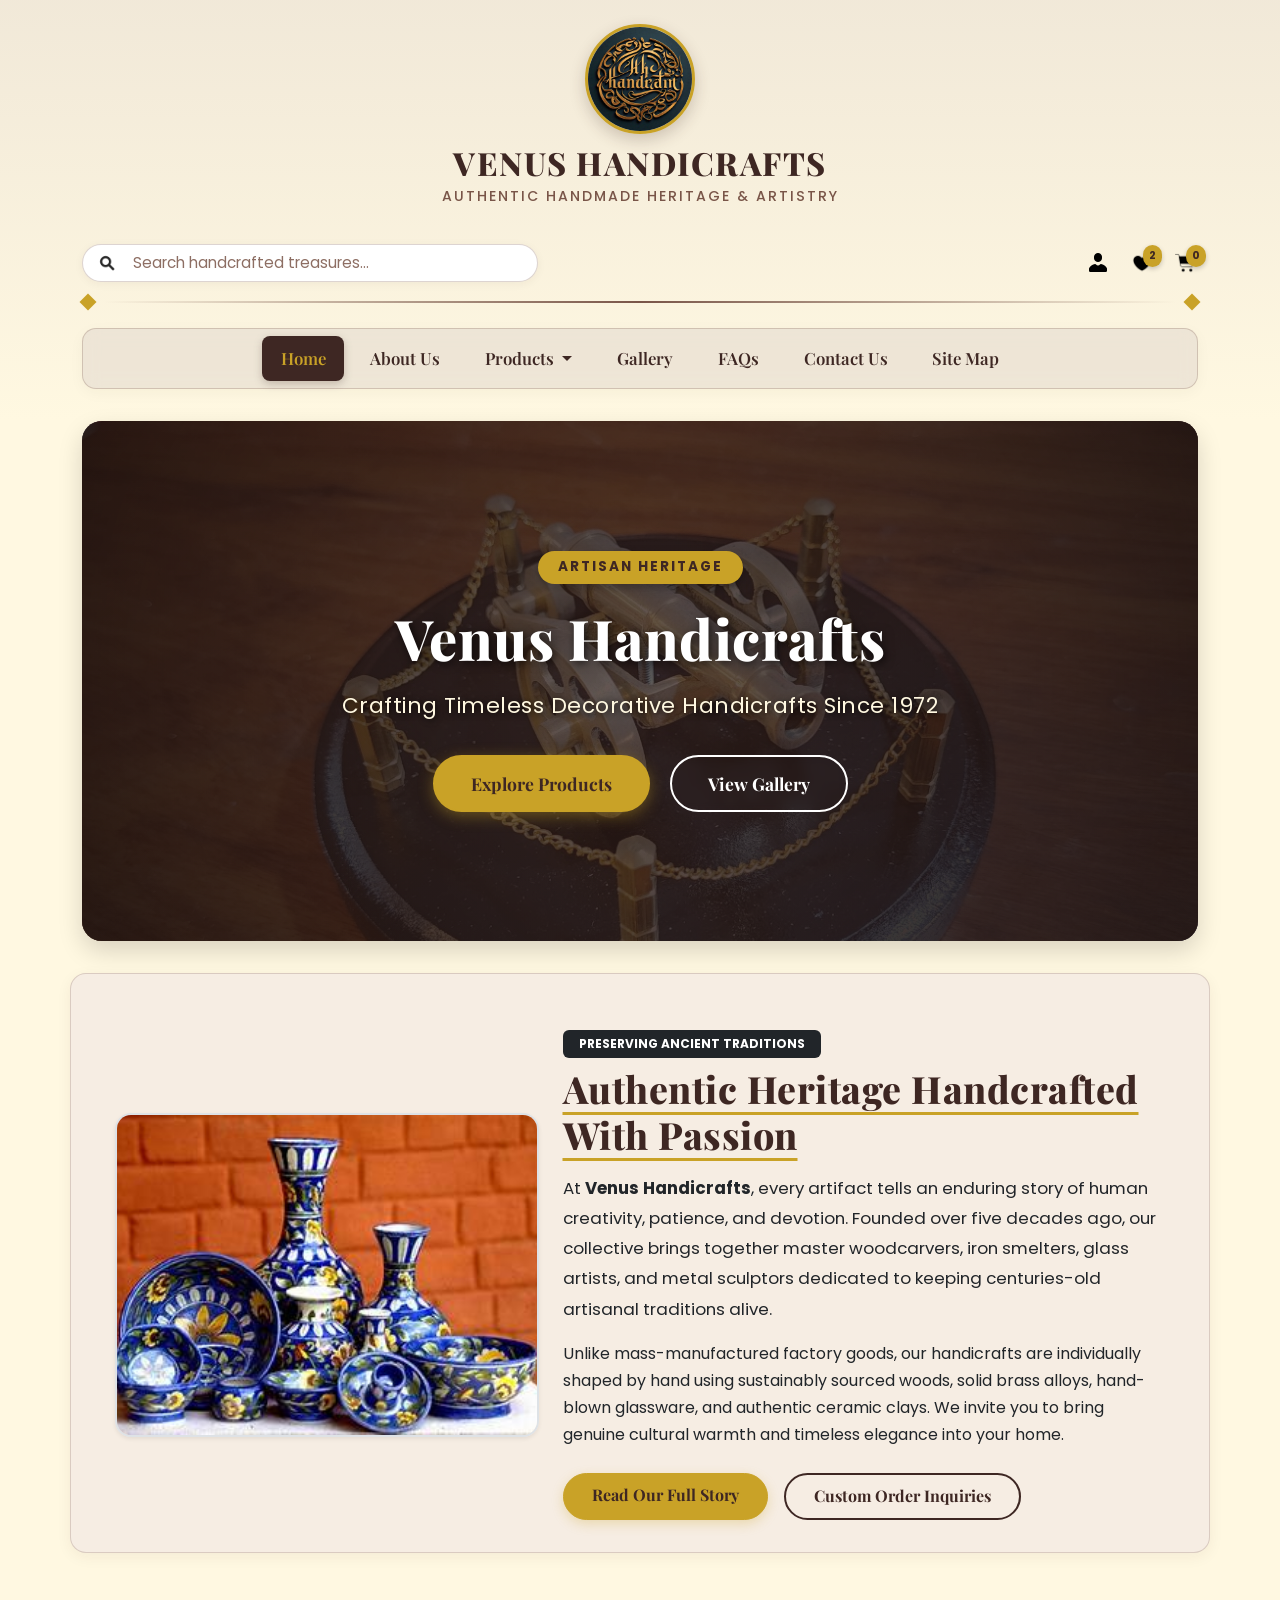
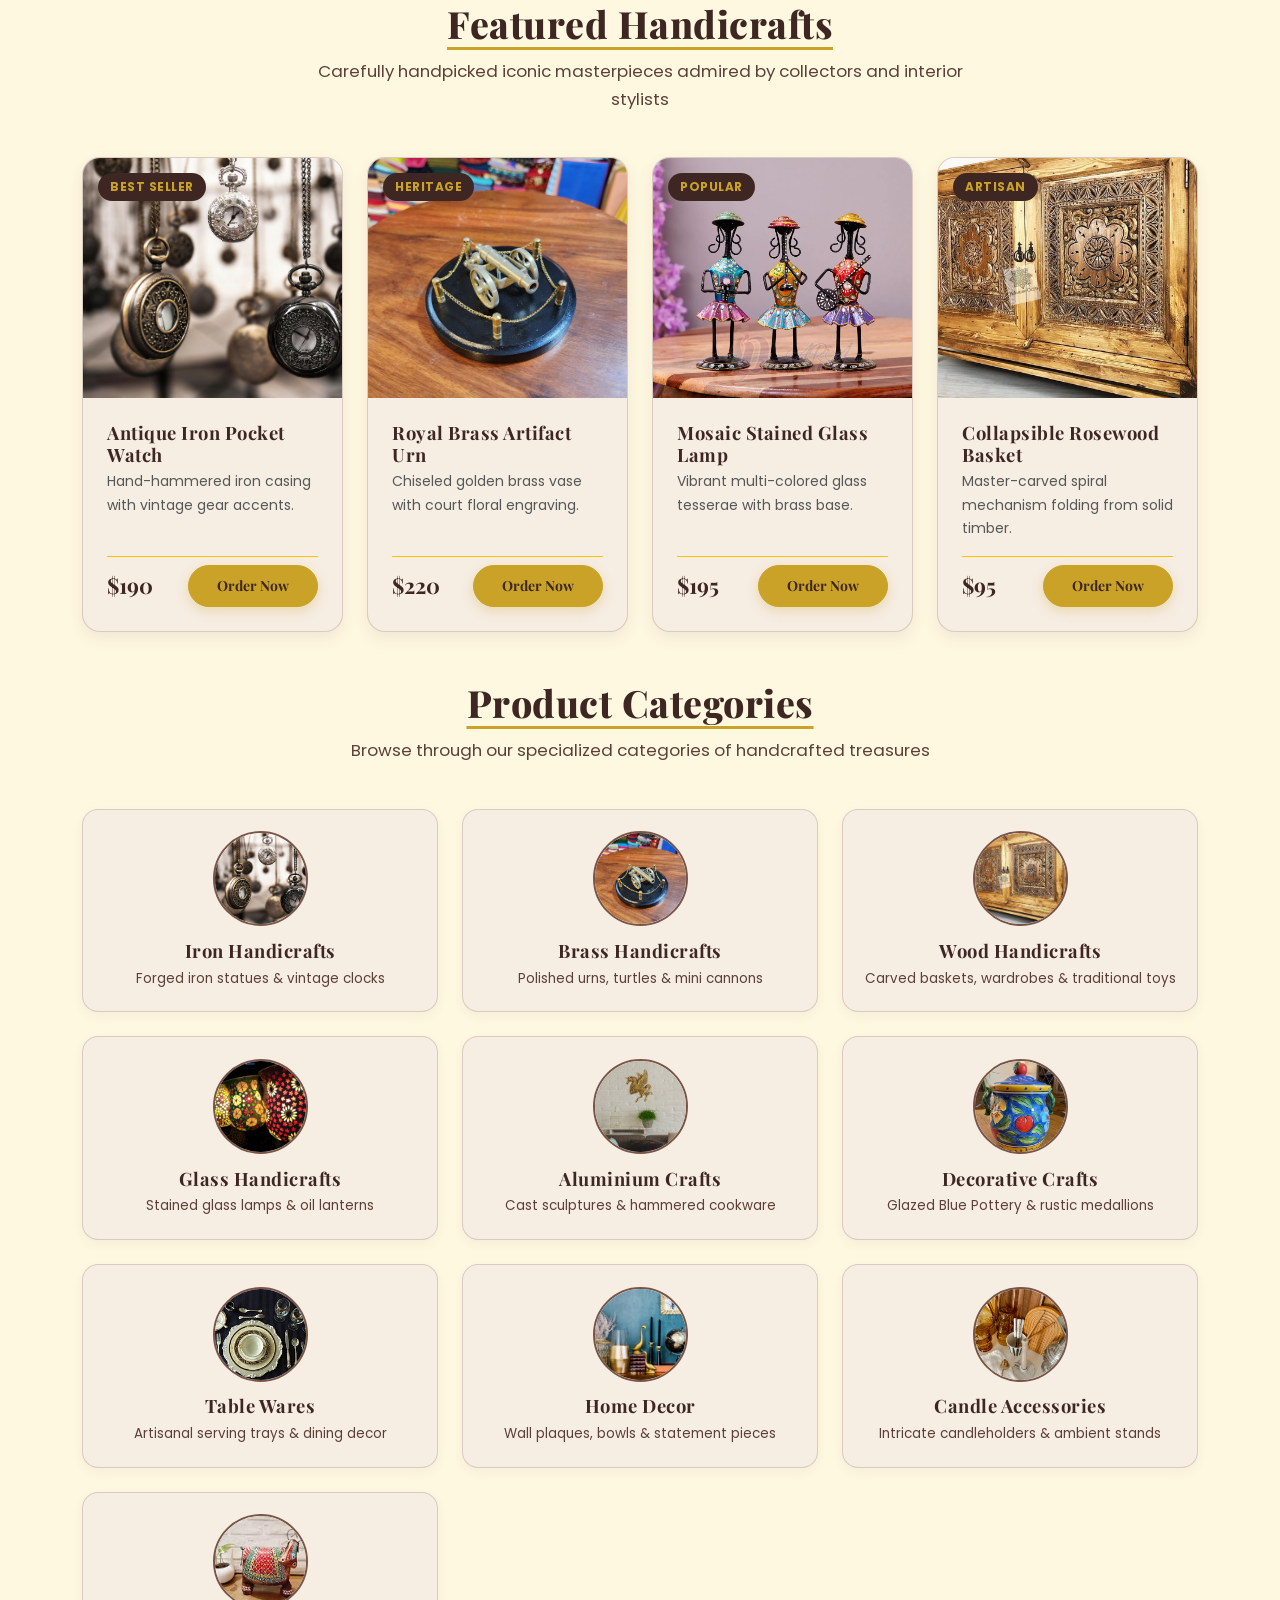
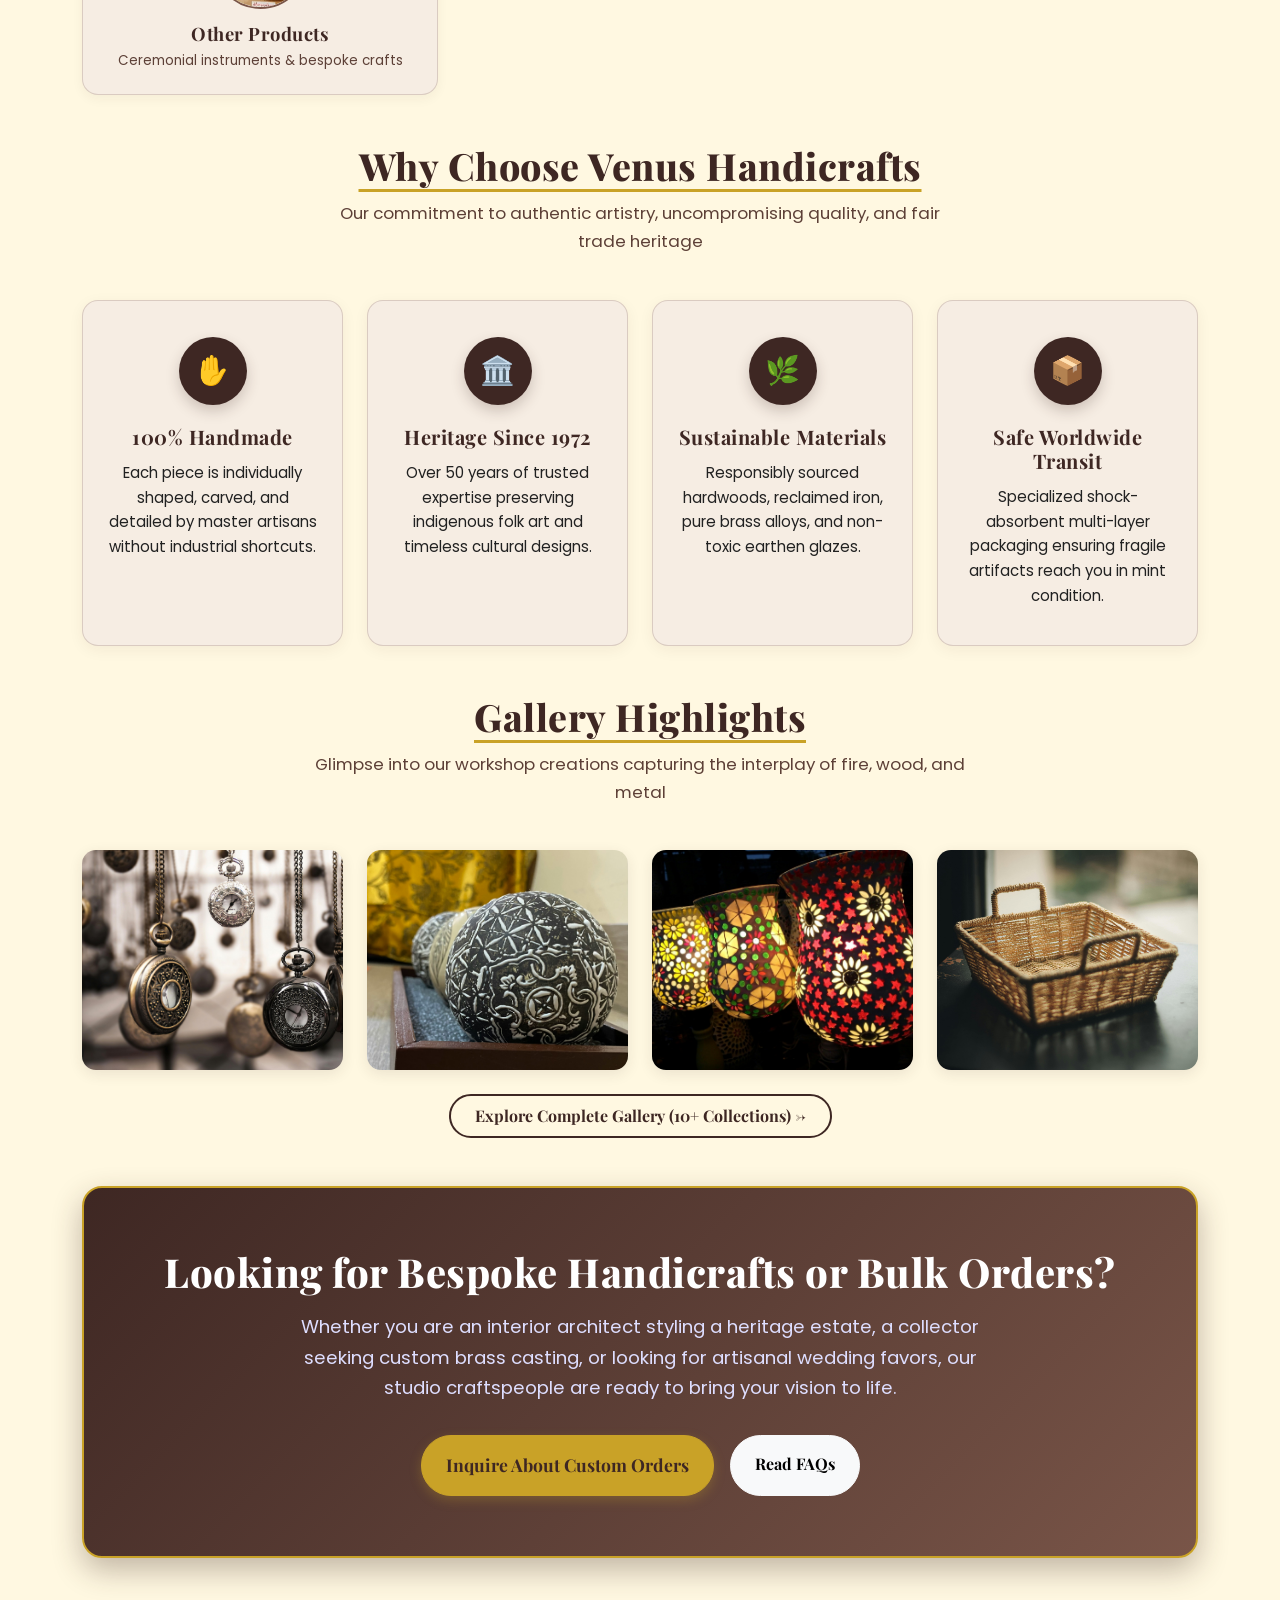
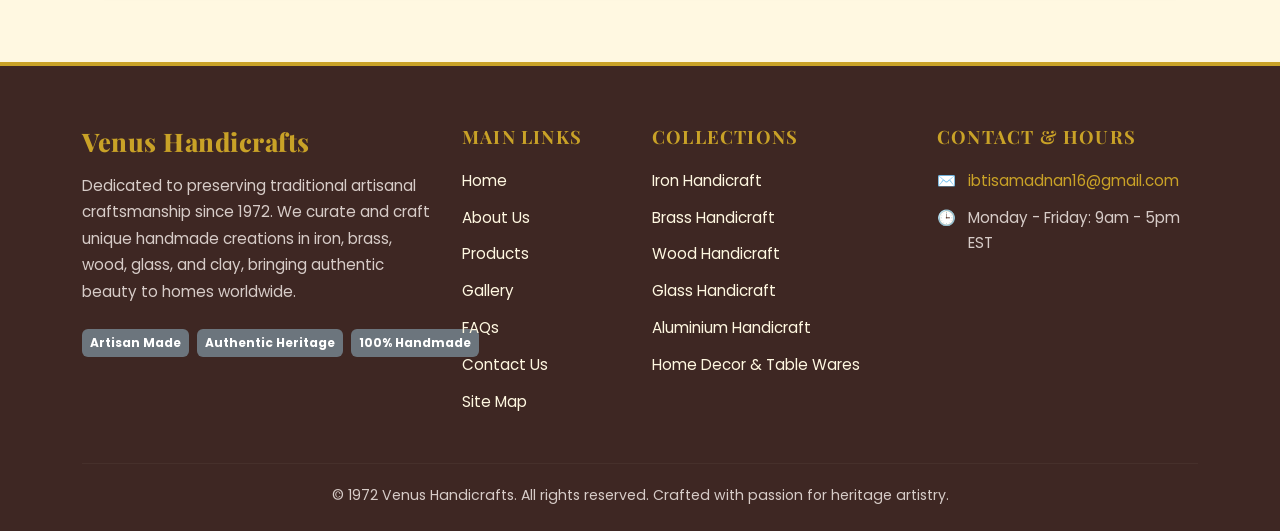
<file: index.html>
<!DOCTYPE html>
<html lang="en">
<head>
    <meta charset="UTF-8">
    <meta name="viewport" content="width=device-width, initial-scale=1.0">
    <title>Venus Handicrafts - Crafting Timeless Decorative Handicrafts Since 1972</title>
    
    <link rel="stylesheet" href="css/bootstrap.min.css">
    
    <link rel="preconnect" href="https://fonts.googleapis.com">
    <link rel="preconnect" href="https://fonts.gstatic.com" crossorigin>
    <link href="https://fonts.googleapis.com/css2?family=Montserrat:ital,wght@0,400;0,500;0,600;0,700;1,400&family=Playfair+Display:ital,wght@0,500;0,600;0,700;0,800;0,900;1,400;1,600&family=Poppins:ital,wght@0,300;0,400;0,500;0,600;0,700;1,400&display=swap" rel="stylesheet">
    <link rel="shortcut icon" href="images/logo.jpg" type="image/x-icon">
    
    <link rel="stylesheet" href="css/style.css">
</head>
<body>

    <header class="top-header">
        <div class="container">
            
            <div class="brand-logo-container text-center">
                <a href="index.html" class="brand-logo-link">
                    <img src="images/logo.jpg" alt="Venus Handicrafts Logo" class="brand-logo-img">
                    <h1 class="brand-title">Venus Handicrafts</h1>
                    <span class="brand-subtitle">Authentic Handmade Heritage & Artistry</span>
                </a>
            </div>

            <div class="row align-items-center top-action-bar justify-content-between g-3">
                <div class="col-12 col-md-6 col-lg-5">
                    <form id="siteSearchForm" class="search-container mx-auto mx-md-0" action="products.html" method="get">
                        <div class="input-group search-input-group">
                            <button type="submit" class="search-icon-btn" aria-label="Search">
                                <img src="images/icons8-search-25 (1).png" alt="Search" class="search-icon-img">
                            </button>
                            <input type="text" id="siteSearchInput" name="q" class="form-control search-input" placeholder="Search handcrafted treasures..." aria-label="Search products">
                        </div>
                    </form>
                </div>

                <div class="col-12 col-md-auto text-center text-md-end">
                    <div class="quick-action-icons justify-content-center justify-content-md-end">
                        <a href="contact.html" class="action-icon-link" title="My Account">
                            <img src="images/icons8-account-24.png" alt="Account" class="action-icon-img">
                        </a>
                        <a href="#" class="action-icon-link action-wishlist" title="Wishlist">
                            <img src="images/icons8-heart-25.png" alt="Wishlist" class="action-icon-img">
                            <span class="action-badge">2</span>
                        </a>
                        <a href="#" class="action-icon-link action-cart" title="Shopping Cart">
                            <img src="images/icons8-shop-25.png" alt="Cart" class="action-icon-img">
                            <span class="action-badge">0</span>
                        </a>
                    </div>
                </div>
            </div>

            <div class="hr-line-wrapper">
                <div class="hr-line">
                    <div class="diamond"></div>
                    <div class="line"></div>
                    <div class="diamond"></div>
                </div>
            </div>

            <nav class="navbar navbar-expand-lg main-navbar">
                <div class="container-fluid p-0">
                    <button class="navbar-toggler w-100 py-2 border-0" type="button" data-bs-toggle="collapse" data-bs-target="#mainNavbarNav" aria-controls="mainNavbarNav" aria-expanded="false" aria-label="Toggle navigation">
                        <span class="d-flex align-items-center justify-content-center gap-2 text-midnight fw-bold">
                            <span class="navbar-toggler-icon"></span> Navigation Menu
                        </span>
                    </button>
                    <div class="collapse navbar-collapse" id="mainNavbarNav">
                        <ul class="navbar-nav">
                            <li class="nav-item">
                                <a class="nav-link active" aria-current="page" href="index.html">Home</a>
                            </li>
                            <li class="nav-item">
                                <a class="nav-link" href="about.html">About Us</a>
                            </li>
                            <li class="nav-item dropdown">
                                <a class="nav-link dropdown-toggle" href="products.html" role="button" data-bs-toggle="dropdown" aria-expanded="false">
                                    Products
                                </a>
                                <ul class="dropdown-menu">
                                    <li><a class="dropdown-item fw-bold border-bottom pb-2" href="products.html">All Products Overview</a></li>
                                    <li><a class="dropdown-item" href="products.html#cat-iron">Iron Handicraft</a></li>
                                    <li><a class="dropdown-item" href="products.html#cat-glass">Glass Handicraft</a></li>
                                    <li><a class="dropdown-item" href="products.html#cat-brass">Brass Handicraft</a></li>
                                    <li><a class="dropdown-item" href="products.html#cat-wood">Wood Handicraft</a></li>
                                    <li><a class="dropdown-item" href="products.html#cat-aluminium">Aluminium Handicraft</a></li>
                                    <li><a class="dropdown-item" href="products.html#cat-decorative">Decorative Handicraft</a></li>
                                    <li><a class="dropdown-item" href="products.html#cat-tables">Table Wares</a></li>
                                    <li><a class="dropdown-item" href="products.html#cat-decor">Home Decor</a></li>
                                    <li><a class="dropdown-item" href="products.html#cat-candles">Candle Accessories</a></li>
                                    <li><a class="dropdown-item" href="products.html#cat-other">Other Products</a></li>
                                </ul>
                            </li>
                            <li class="nav-item">
                                <a class="nav-link" href="gallery.html">Gallery</a>
                            </li>
                            <li class="nav-item">
                                <a class="nav-link" href="faq.html">FAQs</a>
                            </li>
                            <li class="nav-item">
                                <a class="nav-link" href="contact.html">Contact Us</a>
                            </li>
                            <li class="nav-item">
                                <a class="nav-link" href="sitemap.html">Site Map</a>
                            </li>
                        </ul>
                    </div>
                </div>
            </nav>
        </div>
    </header>

    <main>
        
        <section class="container">
            <div class="hero-banner-wrapper">
                
                <div id="heroBannerCarousel" class="carousel slide carousel-fade" data-bs-ride="carousel" data-bs-interval="4500">
                    <div class="carousel-inner">
                        <div class="carousel-item active">
                            <img src="images/3-Brass Handicraft/brass handicraft-2.jpg" class="d-block w-100 hero-slide-img" alt="Venus Handicrafts Brass Collection">
                        </div>
                        <div class="carousel-item">
                            <img src="images/1-Iron Handicraft/iron handicraft-1.jpg" class="d-block w-100 hero-slide-img" alt="Venus Handicrafts Iron Artistry">
                        </div>
                        <div class="carousel-item">
                            <img src="images/9-Candle Accessories/candle accessories-1.jpg" class="d-block w-100 hero-slide-img" alt="Venus Handicrafts Decorative Ambient Art">
                        </div>
                    </div>
                </div>

                <div class="hero-overlay-content">
                    <span class="hero-badge">Artisan Heritage</span>
                    <h2 class="hero-title">Venus Handicrafts</h2>
                    <p class="hero-subtitle">Crafting Timeless Decorative Handicrafts Since 1972</p>
                    <div class="hero-btn-group">
                        <a href="products.html" class="hero-btn-primary">Explore Products</a>
                        <a href="gallery.html" class="hero-btn-secondary">View Gallery</a>
                    </div>
                </div>
            </div>
        </section>

        <section class="container mb-5">
            <div class="row align-items-center g-4 content-card">
                <div class="col-12 col-lg-5">
                    <div class="rounded-4 overflow-hidden border border-2 border-midnight shadow-sm">
                        <img src="images/hc.jpeg" alt="Artisan Crafting at Venus Handicrafts" class="img-fluid w-100" style="min-height: 320px; object-fit: cover;">
                    </div>
                </div>
                <div class="col-12 col-lg-7">
                    <span class="badge bg-dark px-3 py-2 text-uppercase mb-2">Preserving Ancient Traditions</span>
                    <h2 class="section-main-title text-start mb-3">Authentic Heritage Handcrafted With Passion</h2>
                    <p class="text-dark mb-3" style="font-size: 1.05rem; line-height: 1.8;">
                        At <strong>Venus Handicrafts</strong>, every artifact tells an enduring story of human creativity, patience, and devotion. Founded over five decades ago, our collective brings together master woodcarvers, iron smelters, glass artists, and metal sculptors dedicated to keeping centuries-old artisanal traditions alive.
                    </p>
                    <p class="text-dark mb-4" style="font-size: 1rem; line-height: 1.7;">
                        Unlike mass-manufactured factory goods, our handicrafts are individually shaped by hand using sustainably sourced woods, solid brass alloys, hand-blown glassware, and authentic ceramic clays. We invite you to bring genuine cultural warmth and timeless elegance into your home.
                    </p>
                    <div class="d-flex flex-wrap gap-3">
                        <a href="about.html" class="btn btn-handicraft-primary">Read Our Full Story</a>
                        <a href="contact.html" class="btn btn-handicraft-outline">Custom Order Inquiries</a>
                    </div>
                </div>
            </div>
        </section>

        <section class="container mb-5">
            <div class="section-header-block">
                <h3 class="section-main-title">Featured Handicrafts</h3>
                <p class="section-sub-title">Carefully handpicked iconic masterpieces admired by collectors and interior stylists</p>
            </div>

            <div class="row g-4">
                
                <div class="col-12 col-md-6 col-lg-3">
                    <div class="product-card-featured h-100 d-flex flex-column">
                        <span class="product-card-badge">Best Seller</span>
                        <div class="product-card-img-wrap">
                            <img src="images/1-Iron Handicraft/iron handicraft-1.jpg" alt="Antique Watches">
                        </div>
                        <div class="p-4 d-flex flex-column flex-grow-1">
                            <h4 class="fw-bold mb-1" style="font-size: 1.15rem;">Antique Iron Pocket Watch</h4>
                            <p class="small text-muted mb-3">Hand-hammered iron casing with vintage gear accents.</p>
                            <div class="d-flex align-items-center justify-content-between mt-auto pt-2 border-top border-warning">
                                <span class="product-card-price">$190</span>
                                <a href="contact.html" class="btn btn-sm btn-handicraft-primary">Order Now</a>
                            </div>
                        </div>
                    </div>
                </div>

                <div class="col-12 col-md-6 col-lg-3">
                    <div class="product-card-featured h-100 d-flex flex-column">
                        <span class="product-card-badge">Heritage</span>
                        <div class="product-card-img-wrap">
                            <img src="images/3-Brass Handicraft/brass handicraft-2.jpg" alt="Brass Artifacts">
                        </div>
                        <div class="p-4 d-flex flex-column flex-grow-1">
                            <h4 class="fw-bold mb-1" style="font-size: 1.15rem;">Royal Brass Artifact Urn</h4>
                            <p class="small text-muted mb-3">Chiseled golden brass vase with court floral engraving.</p>
                            <div class="d-flex align-items-center justify-content-between mt-auto pt-2 border-top border-warning">
                                <span class="product-card-price">$220</span>
                                <a href="contact.html" class="btn btn-sm btn-handicraft-primary">Order Now</a>
                            </div>
                        </div>
                    </div>
                </div>

                <div class="col-12 col-md-6 col-lg-3">
                    <div class="product-card-featured h-100 d-flex flex-column">
                        <span class="product-card-badge">Popular</span>
                        <div class="product-card-img-wrap">
                            <img src="images/Decorative-Handicraft.1.jpg" alt="Mosaic Lamp">
                        </div>
                        <div class="p-4 d-flex flex-column flex-grow-1">
                            <h4 class="fw-bold mb-1" style="font-size: 1.15rem;">Mosaic Stained Glass Lamp</h4>
                            <p class="small text-muted mb-3">Vibrant multi-colored glass tesserae with brass base.</p>
                            <div class="d-flex align-items-center justify-content-between mt-auto pt-2 border-top border-warning">
                                <span class="product-card-price">$195</span>
                                <a href="contact.html" class="btn btn-sm btn-handicraft-primary">Order Now</a>
                            </div>
                        </div>
                    </div>
                </div>

                <div class="col-12 col-md-6 col-lg-3">
                    <div class="product-card-featured h-100 d-flex flex-column">
                        <span class="product-card-badge">Artisan</span>
                        <div class="product-card-img-wrap">
                            <img src="images/wood handicraft-2.jpg" alt="Artisan Wooden Basket">
                        </div>
                        <div class="p-4 d-flex flex-column flex-grow-1">
                            <h4 class="fw-bold mb-1" style="font-size: 1.15rem;">Collapsible Rosewood Basket</h4>
                            <p class="small text-muted mb-3">Master-carved spiral mechanism folding from solid timber.</p>
                            <div class="d-flex align-items-center justify-content-between mt-auto pt-2 border-top border-warning">
                                <span class="product-card-price">$95</span>
                                <a href="contact.html" class="btn btn-sm btn-handicraft-primary">Order Now</a>
                            </div>
                        </div>
                    </div>
                </div>
            </div>
        </section>

        <section class="container mb-5">
            <div class="section-header-block">
                <h3 class="section-main-title">Product Categories</h3>
                <p class="section-sub-title">Browse through our specialized categories of handcrafted treasures</p>
            </div>

            <div class="row g-3 g-md-4">
                
                <div class="col-6 col-md-4 col-lg-4">
                    <a href="products.html#cat-iron" class="category-box-card">
                        <img src="images/1-Iron Handicraft/iron handicraft-1.jpg" alt="Iron Handicraft" class="category-box-thumb">
                        <h4 class="category-box-title">Iron Handicrafts</h4>
                        <p class="category-box-desc">Forged iron statues & vintage clocks</p>
                    </a>
                </div>

                <div class="col-6 col-md-4 col-lg-4">
                    <a href="products.html#cat-brass" class="category-box-card">
                        <img src="images/3-Brass Handicraft/brass handicraft-2.jpg" alt="Brass Handicraft" class="category-box-thumb">
                        <h4 class="category-box-title">Brass Handicrafts</h4>
                        <p class="category-box-desc">Polished urns, turtles & mini cannons</p>
                    </a>
                </div>

                <div class="col-6 col-md-4 col-lg-4">
                    <a href="products.html#cat-wood" class="category-box-card">
                        <img src="images/wood handicraft-2.jpg" alt="Wood Handicraft" class="category-box-thumb">
                        <h4 class="category-box-title">Wood Handicrafts</h4>
                        <p class="category-box-desc">Carved baskets, wardrobes & traditional toys</p>
                    </a>
                </div>

                <div class="col-6 col-md-4 col-lg-4">
                    <a href="products.html#cat-glass" class="category-box-card">
                        <img src="images/2-Glass Handicraft/glass handicraft-1.jpg" alt="Glass Handicraft" class="category-box-thumb">
                        <h4 class="category-box-title">Glass Handicrafts</h4>
                        <p class="category-box-desc">Stained glass lamps & oil lanterns</p>
                    </a>
                </div>

                <div class="col-6 col-md-4 col-lg-4">
                    <a href="products.html#cat-aluminium" class="category-box-card">
                        <img src="images/5-AAluminium Handicraft/aluminium handicraft-2.jpg" alt="Aluminium Handicraft" class="category-box-thumb">
                        <h4 class="category-box-title">Aluminium Crafts</h4>
                        <p class="category-box-desc">Cast sculptures & hammered cookware</p>
                    </a>
                </div>

                <div class="col-6 col-md-4 col-lg-4">
                    <a href="products.html#cat-decorative" class="category-box-card">
                        <img src="images/handicraft decorative-1000.jpeg" alt="Decorative Handicraft" class="category-box-thumb">
                        <h4 class="category-box-title">Decorative Crafts</h4>
                        <p class="category-box-desc">Glazed Blue Pottery & rustic medallions</p>
                    </a>
                </div>

                <div class="col-6 col-md-4 col-lg-4">
                    <a href="products.html#cat-tables" class="category-box-card">
                        <img src="images/7-Tables Wares/table wares-1.jpg" alt="Table Wares" class="category-box-thumb">
                        <h4 class="category-box-title">Table Wares</h4>
                        <p class="category-box-desc">Artisanal serving trays & dining decor</p>
                    </a>
                </div>

                <div class="col-6 col-md-4 col-lg-4">
                    <a href="products.html#cat-decor" class="category-box-card">
                        <img src="images/8-Home Decor/home decore-1.jpg" alt="Home Decor" class="category-box-thumb">
                        <h4 class="category-box-title">Home Decor</h4>
                        <p class="category-box-desc">Wall plaques, bowls & statement pieces</p>
                    </a>
                </div>

                <div class="col-6 col-md-4 col-lg-4">
                    <a href="products.html#cat-candles" class="category-box-card">
                        <img src="images/9-Candle Accessories/candle accessories-1.jpg" alt="Candle Accessories" class="category-box-thumb">
                        <h4 class="category-box-title">Candle Accessories</h4>
                        <p class="category-box-desc">Intricate candleholders & ambient stands</p>
                    </a>
                </div>

                <div class="col-6 col-md-4 col-lg-4">
                    <a href="products.html#cat-other" class="category-box-card">
                        <img src="images/Decorative-Handicraft.2.jpg" alt="Other Products" class="category-box-thumb">
                        <h4 class="category-box-title">Other Products</h4>
                        <p class="category-box-desc">Ceremonial instruments & bespoke crafts</p>
                    </a>
                </div>
            </div>
        </section>

        <section class="container mb-5">
            <div class="section-header-block">
                <h3 class="section-main-title">Why Choose Venus Handicrafts</h3>
                <p class="section-sub-title">Our commitment to authentic artistry, uncompromising quality, and fair trade heritage</p>
            </div>

            <div class="row g-4">
                
                <div class="col-12 col-md-6 col-lg-3">
                    <div class="why-card">
                        <div class="why-icon-bubble">✋</div>
                        <h5>100% Handmade</h5>
                        <p>Each piece is individually shaped, carved, and detailed by master artisans without industrial shortcuts.</p>
                    </div>
                </div>

                <div class="col-12 col-md-6 col-lg-3">
                    <div class="why-card">
                        <div class="why-icon-bubble">🏛️</div>
                        <h5>Heritage Since 1972</h5>
                        <p>Over 50 years of trusted expertise preserving indigenous folk art and timeless cultural designs.</p>
                    </div>
                </div>

                <div class="col-12 col-md-6 col-lg-3">
                    <div class="why-card">
                        <div class="why-icon-bubble">🌿</div>
                        <h5>Sustainable Materials</h5>
                        <p>Responsibly sourced hardwoods, reclaimed iron, pure brass alloys, and non-toxic earthen glazes.</p>
                    </div>
                </div>

                <div class="col-12 col-md-6 col-lg-3">
                    <div class="why-card">
                        <div class="why-icon-bubble">📦</div>
                        <h5>Safe Worldwide Transit</h5>
                        <p>Specialized shock-absorbent multi-layer packaging ensuring fragile artifacts reach you in mint condition.</p>
                    </div>
                </div>
            </div>
        </section>

        <section class="container mb-5">
            <div class="section-header-block">
                <h3 class="section-main-title">Gallery Highlights</h3>
                <p class="section-sub-title">Glimpse into our workshop creations capturing the interplay of fire, wood, and metal</p>
            </div>

            <div class="row g-3 g-md-4 mb-4">
                <div class="col-6 col-md-3">
                    <div class="gallery-preview-tile">
                        <img src="images/1-Iron Handicraft/iron handicraft-1.jpg" alt="Iron Artistry Preview">
                        <a href="gallery.html" class="gallery-preview-overlay">View In Gallery</a>
                    </div>
                </div>
                <div class="col-6 col-md-3">
                    <div class="gallery-preview-tile">
                        <img src="images/3-Brass Handicraft/brass handicraft-1.jpg" alt="Brass Urn Preview">
                        <a href="gallery.html" class="gallery-preview-overlay">View In Gallery</a>
                    </div>
                </div>
                <div class="col-6 col-md-3">
                    <div class="gallery-preview-tile">
                        <img src="images/2-Glass Handicraft/glass handicraft-1.jpg" alt="Glass Lamp Preview">
                        <a href="gallery.html" class="gallery-preview-overlay">View In Gallery</a>
                    </div>
                </div>
                <div class="col-6 col-md-3">
                    <div class="gallery-preview-tile">
                        <img src="images/4-Wood Handicraft/wood handicraft-1.jpg" alt="Wood Carving Preview">
                        <a href="gallery.html" class="gallery-preview-overlay">View In Gallery</a>
                    </div>
                </div>
            </div>

            <div class="text-center">
                <a href="gallery.html" class="btn btn-handicraft-outline px-4 py-2">Explore Complete Gallery (10+ Collections) &rarr;</a>
            </div>
        </section>

        <section class="container mb-5">
            <div class="cta-banner-wrapper">
                <h2>Looking for Bespoke Handicrafts or Bulk Orders?</h2>
                <p>
                    Whether you are an interior architect styling a heritage estate, a collector seeking custom brass casting, or looking for artisanal wedding favors, our studio craftspeople are ready to bring your vision to life.
                </p>
                <div class="d-flex justify-content-center gap-3 flex-wrap">
                    <a href="contact.html" class="btn btn-handicraft-primary px-4 py-3" style="font-size: 1.1rem;">Inquire About Custom Orders</a>
                    <a href="faq.html" class="btn btn-light px-4 py-3 text-midnight fw-bold" style="border-radius: 50px; font-family: var(--font-heading);">Read FAQs</a>
                </div>
            </div>
        </section>
    </main>

    <footer class="site-footer">
        <div class="container">
            <div class="row g-4">
                
                <div class="col-12 col-md-6 col-lg-4">
                    <h5 class="footer-brand-title">Venus Handicrafts</h5>
                    <p class="footer-description">
                        Dedicated to preserving traditional artisanal craftsmanship since 1972. We curate and craft unique handmade creations in iron, brass, wood, glass, and clay, bringing authentic beauty to homes worldwide.
                    </p>
                    <div class="d-flex gap-2">
                        <span class="badge bg-secondary p-2">Artisan Made</span>
                        <span class="badge bg-secondary p-2">Authentic Heritage</span>
                        <span class="badge bg-secondary p-2">100% Handmade</span>
                    </div>
                </div>

                <div class="col-6 col-md-3 col-lg-2">
                    <h6 class="footer-heading">Main Links</h6>
                    <ul class="footer-links-list">
                        <li><a href="index.html">Home</a></li>
                        <li><a href="about.html">About Us</a></li>
                        <li><a href="products.html">Products</a></li>
                        <li><a href="gallery.html">Gallery</a></li>
                        <li><a href="faq.html">FAQs</a></li>
                        <li><a href="contact.html">Contact Us</a></li>
                        <li><a href="sitemap.html">Site Map</a></li>
                    </ul>
                </div>

                <div class="col-6 col-md-3 col-lg-3">
                    <h6 class="footer-heading">Collections</h6>
                    <ul class="footer-links-list">
                        <li><a href="products.html#iron">Iron Handicraft</a></li>
                        <li><a href="products.html#brass">Brass Handicraft</a></li>
                        <li><a href="products.html#wood">Wood Handicraft</a></li>
                        <li><a href="products.html#glass">Glass Handicraft</a></li>
                        <li><a href="products.html#aluminium">Aluminium Handicraft</a></li>
                        <li><a href="products.html#decor">Home Decor & Table Wares</a></li>
                    </ul>
                </div>

                <div class="col-12 col-md-12 col-lg-3">
                    <h6 class="footer-heading">Contact & Hours</h6>
                    <div class="footer-contact-item">
                        <span>✉️</span>
                        <span><a href="mailto:ibtisamadnan16@gmail.com">ibtisamadnan16@gmail.com</a></span>
                    </div>
                    <div class="footer-contact-item">
                        <span>🕒</span>
                        <span>Monday - Friday: 9am - 5pm EST</span>
                    </div>
                </div>
            </div>

            <hr class="footer-bottom-divider">

            <div class="footer-copyright">
                <p class="mb-0">&copy; 1972 Venus Handicrafts. All rights reserved. Crafted with passion for heritage artistry.</p>
            </div>
        </div>
    </footer>

    <script src="js/bootstrap.bundle.min.js"></script>
    <script src="js/main.js"></script>
</body>
</html>
</file>
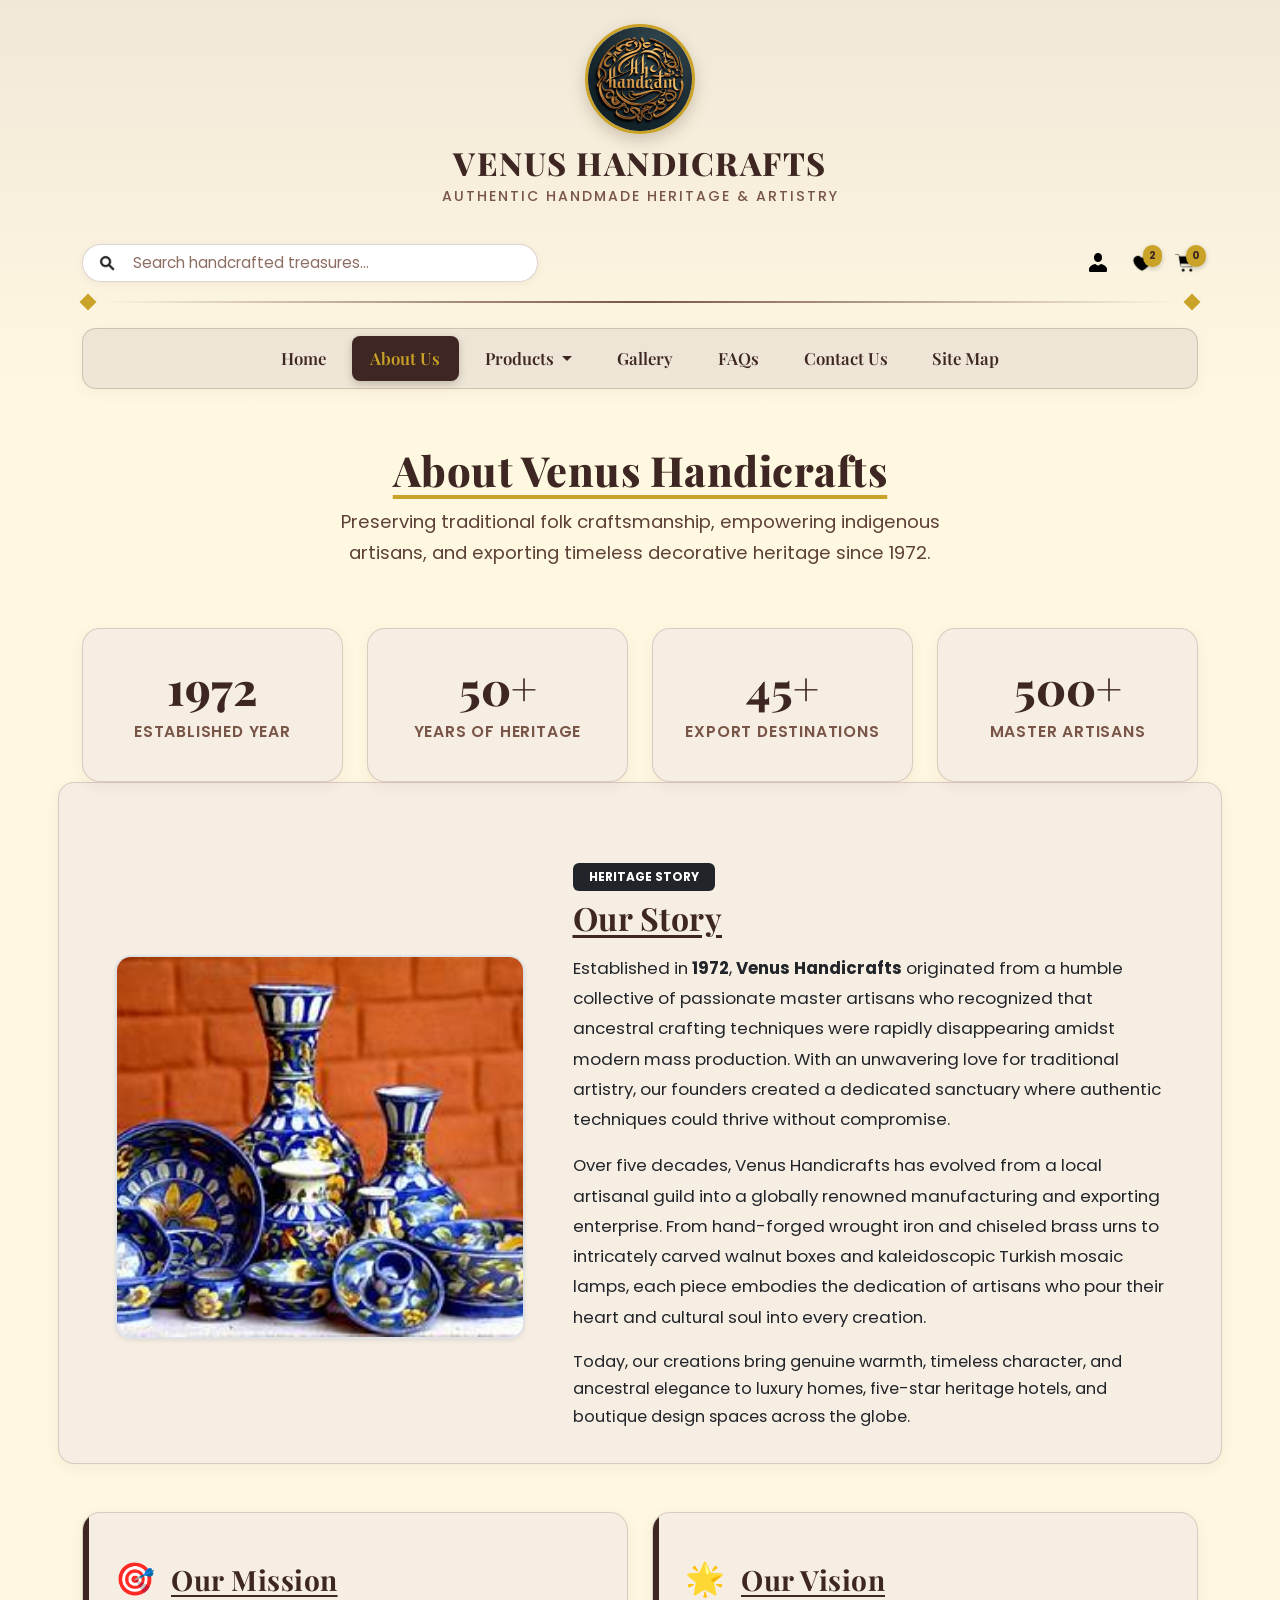
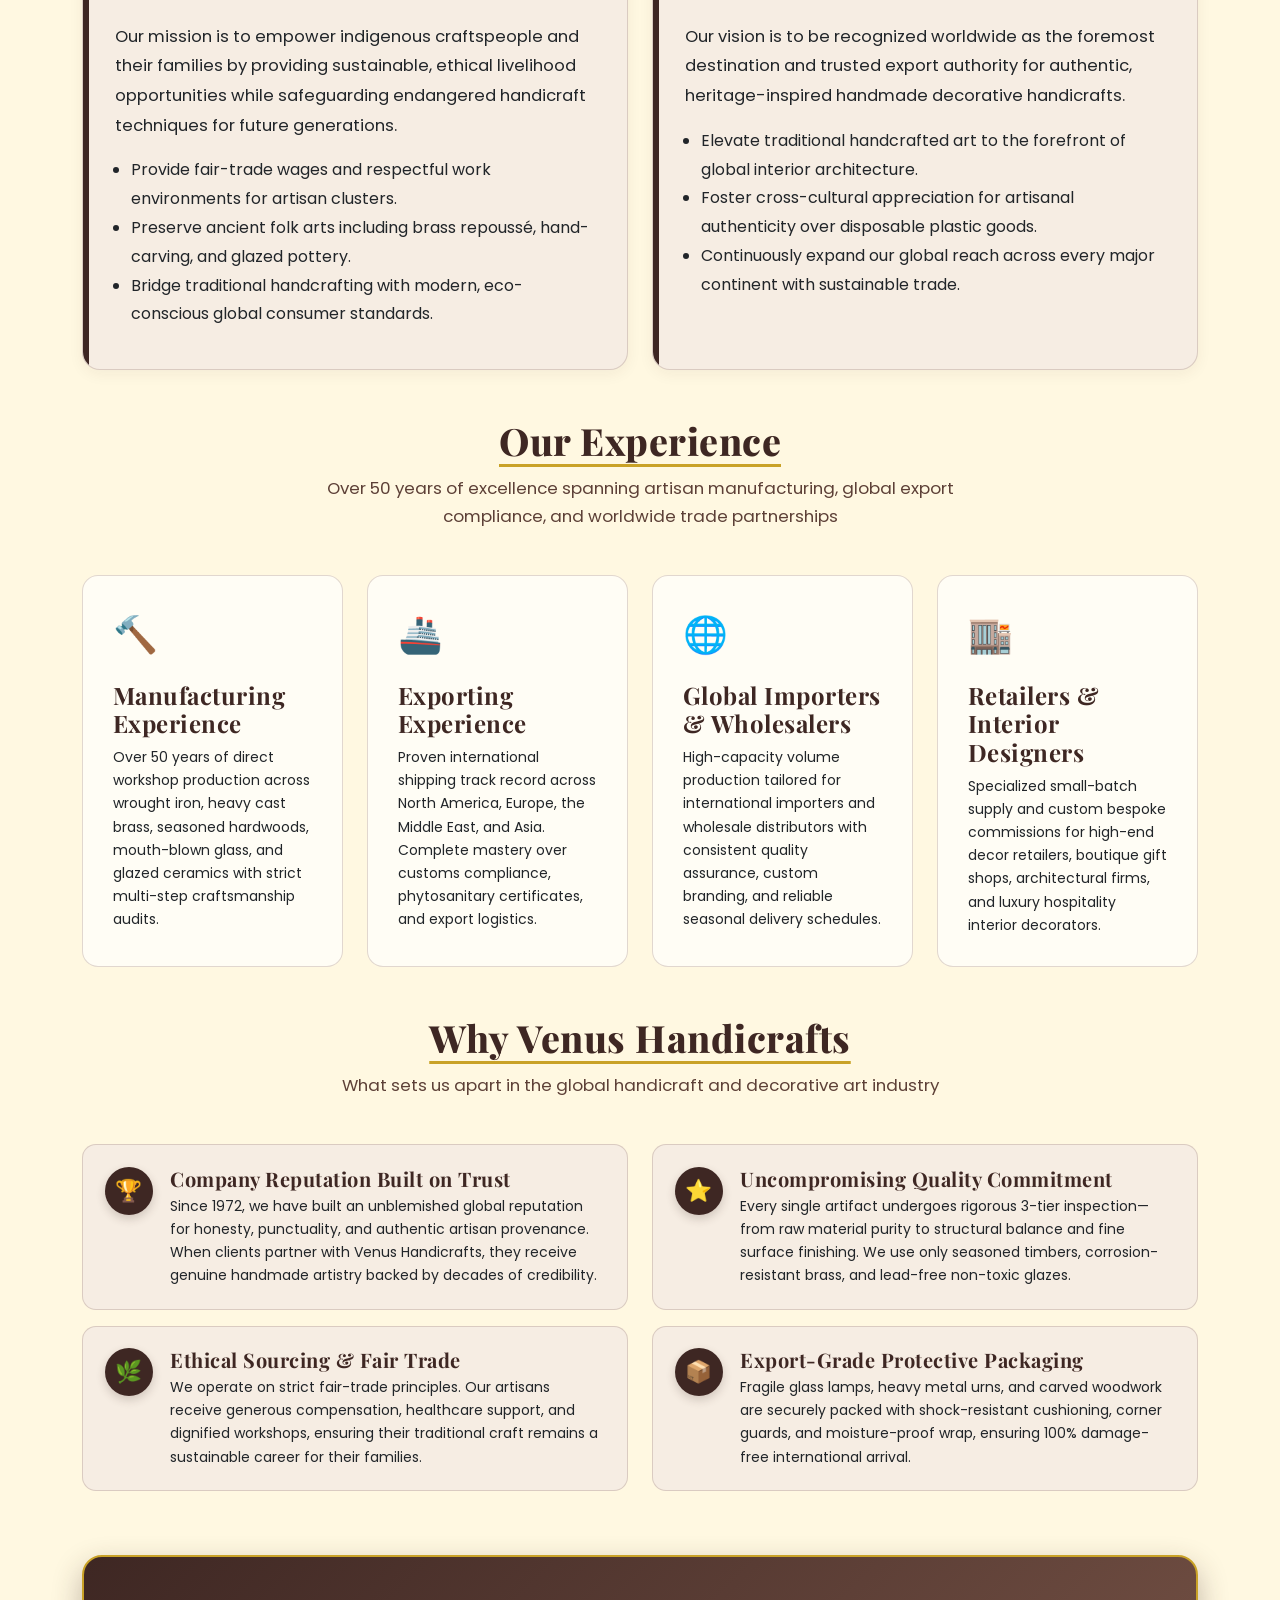
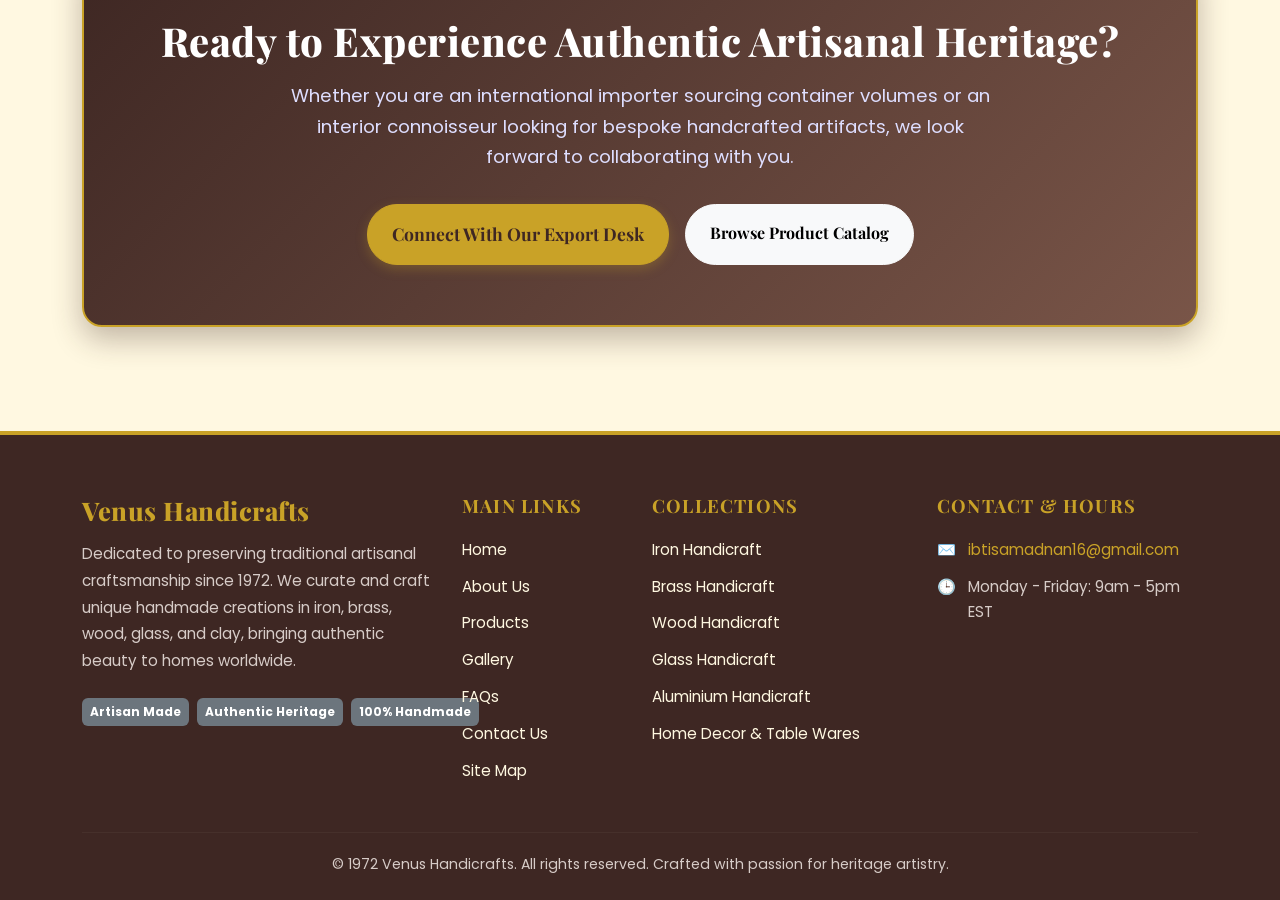
<file: about.html>
<!DOCTYPE html>
<html lang="en">
<head>
    <meta charset="UTF-8">
    <meta name="viewport" content="width=device-width, initial-scale=1.0">
    <title>About Us - Venus Handicrafts | Heritage Since 1972</title>
    
    <link rel="stylesheet" href="css/bootstrap.min.css">
    
    <link rel="preconnect" href="https://fonts.googleapis.com">
    <link rel="preconnect" href="https://fonts.gstatic.com" crossorigin>
    <link href="https://fonts.googleapis.com/css2?family=Montserrat:ital,wght@0,400;0,500;0,600;0,700;1,400&family=Playfair+Display:ital,wght@0,500;0,600;0,700;0,800;0,900;1,400;1,600&family=Poppins:ital,wght@0,300;0,400;0,500;0,600;0,700;1,400&display=swap" rel="stylesheet">
    
    <link rel="stylesheet" href="css/style.css">
</head>
<body>

    <header class="top-header">
        <div class="container">
            
            <div class="brand-logo-container text-center">
                <a href="index.html" class="brand-logo-link">
                    <img src="images/logo.jpg" alt="Venus Handicrafts Logo" class="brand-logo-img">
                    <h1 class="brand-title">Venus Handicrafts</h1>
                    <span class="brand-subtitle">Authentic Handmade Heritage & Artistry</span>
                </a>
            </div>

            <div class="row align-items-center top-action-bar justify-content-between g-3">
                <div class="col-12 col-md-6 col-lg-5">
                    <form id="siteSearchForm" class="search-container mx-auto mx-md-0" action="products.html" method="get">
                        <div class="input-group search-input-group">
                            <button type="submit" class="search-icon-btn" aria-label="Search">
                                <img src="images/icons8-search-25 (1).png" alt="Search" class="search-icon-img">
                            </button>
                            <input type="text" id="siteSearchInput" name="q" class="form-control search-input" placeholder="Search handcrafted treasures..." aria-label="Search products">
                        </div>
                    </form>
                </div>

                <div class="col-12 col-md-auto text-center text-md-end">
                    <div class="quick-action-icons justify-content-center justify-content-md-end">
                        <a href="contact.html" class="action-icon-link" title="My Account">
                            <img src="images/icons8-account-24.png" alt="Account" class="action-icon-img">
                        </a>
                        <a href="#" class="action-icon-link action-wishlist" title="Wishlist">
                            <img src="images/icons8-heart-25.png" alt="Wishlist" class="action-icon-img">
                            <span class="action-badge">2</span>
                        </a>
                        <a href="#" class="action-icon-link action-cart" title="Shopping Cart">
                            <img src="images/icons8-shop-25.png" alt="Cart" class="action-icon-img">
                            <span class="action-badge">0</span>
                        </a>
                    </div>
                </div>
            </div>

            <div class="hr-line-wrapper">
                <div class="hr-line">
                    <div class="diamond"></div>
                    <div class="line"></div>
                    <div class="diamond"></div>
                </div>
            </div>

            <nav class="navbar navbar-expand-lg main-navbar">
                <div class="container-fluid p-0">
                    <button class="navbar-toggler w-100 py-2 border-0" type="button" data-bs-toggle="collapse" data-bs-target="#mainNavbarNav" aria-controls="mainNavbarNav" aria-expanded="false" aria-label="Toggle navigation">
                        <span class="d-flex align-items-center justify-content-center gap-2 text-midnight fw-bold">
                            <span class="navbar-toggler-icon"></span> Navigation Menu
                        </span>
                    </button>
                    <div class="collapse navbar-collapse" id="mainNavbarNav">
                        <ul class="navbar-nav">
                            <li class="nav-item">
                                <a class="nav-link" href="index.html">Home</a>
                            </li>
                            <li class="nav-item">
                                <a class="nav-link active" aria-current="page" href="about.html">About Us</a>
                            </li>
                            <li class="nav-item dropdown">
                                <a class="nav-link dropdown-toggle" href="products.html" role="button" data-bs-toggle="dropdown" aria-expanded="false">
                                    Products
                                </a>
                                <ul class="dropdown-menu">
                                    <li><a class="dropdown-item fw-bold border-bottom pb-2" href="products.html">All Products Overview</a></li>
                                    <li><a class="dropdown-item" href="products.html#iron">Iron Handicraft</a></li>
                                    <li><a class="dropdown-item" href="products.html#glass">Glass Handicraft</a></li>
                                    <li><a class="dropdown-item" href="products.html#brass">Brass Handicraft</a></li>
                                    <li><a class="dropdown-item" href="products.html#wood">Wood Handicraft</a></li>
                                    <li><a class="dropdown-item" href="products.html#aluminium">Aluminium Handicraft</a></li>
                                    <li><a class="dropdown-item" href="products.html#decorative">Decorative Handicraft</a></li>
                                    <li><a class="dropdown-item" href="products.html#tables">Table Wares</a></li>
                                    <li><a class="dropdown-item" href="products.html#decor">Home Decor</a></li>
                                    <li><a class="dropdown-item" href="products.html#candles">Candle Accessories</a></li>
                                </ul>
                            </li>
                            <li class="nav-item">
                                <a class="nav-link" href="gallery.html">Gallery</a>
                            </li>
                            <li class="nav-item">
                                <a class="nav-link" href="faq.html">FAQs</a>
                            </li>
                            <li class="nav-item">
                                <a class="nav-link" href="contact.html">Contact Us</a>
                            </li>
                            <li class="nav-item">
                                <a class="nav-link" href="sitemap.html">Site Map</a>
                            </li>
                        </ul>
                    </div>
                </div>
            </nav>
        </div>
    </header>

    <main class="container mb-5">
        
        <div class="page-header-banner">
            <h2 class="page-title">About Venus Handicrafts</h2>
            <p class="page-lead">Preserving traditional folk craftsmanship, empowering indigenous artisans, and exporting timeless decorative heritage since 1972.</p>
        </div>

        <section class="mb-5">
            <div class="row g-3 g-md-4">
                <div class="col-6 col-md-3">
                    <div class="stat-counter-card">
                        <div class="stat-number">1972</div>
                        <div class="stat-label">Established Year</div>
                    </div>
                </div>
                <div class="col-6 col-md-3">
                    <div class="stat-counter-card">
                        <div class="stat-number">50+</div>
                        <div class="stat-label">Years of Heritage</div>
                    </div>
                </div>
                <div class="col-6 col-md-3">
                    <div class="stat-counter-card">
                        <div class="stat-number">45+</div>
                        <div class="stat-label">Export Destinations</div>
                    </div>
                </div>
                <div class="col-6 col-md-3">
                    <div class="stat-counter-card">
                        <div class="stat-number">500+</div>
                        <div class="stat-label">Master Artisans</div>
                    </div>
                </div>
            </div>
        </section>

        <section id="our-story" class="mb-5">
            <div class="row align-items-center g-5 content-card">
                <div class="col-12 col-lg-5">
                    <div class="rounded-4 overflow-hidden border border-2 border-midnight shadow-sm">
                        <img src="images/hc.jpeg" alt="Venus Handicrafts Heritage Workshop" class="img-fluid w-100" style="min-height: 380px; object-fit: cover;">
                    </div>
                </div>
                <div class="col-12 col-lg-7">
                    <span class="badge bg-dark px-3 py-2 text-uppercase mb-2">Heritage Story</span>
                    <h3 class="fw-bold mb-3" style="text-decoration: underline; text-underline-offset: 4px; font-size: 2rem;">Our Story</h3>
                    <p class="text-dark mb-3" style="font-size: 1.05rem; line-height: 1.8;">
                        Established in <strong>1972</strong>, <strong>Venus Handicrafts</strong> originated from a humble collective of passionate master artisans who recognized that ancestral crafting techniques were rapidly disappearing amidst modern mass production. With an unwavering love for traditional artistry, our founders created a dedicated sanctuary where authentic techniques could thrive without compromise.
                    </p>
                    <p class="text-dark mb-3" style="font-size: 1.05rem; line-height: 1.8;">
                        Over five decades, Venus Handicrafts has evolved from a local artisanal guild into a globally renowned manufacturing and exporting enterprise. From hand-forged wrought iron and chiseled brass urns to intricately carved walnut boxes and kaleidoscopic Turkish mosaic lamps, each piece embodies the dedication of artisans who pour their heart and cultural soul into every creation.
                    </p>
                    <p class="text-dark mb-0" style="font-size: 1.02rem; line-height: 1.7;">
                        Today, our creations bring genuine warmth, timeless character, and ancestral elegance to luxury homes, five-star heritage hotels, and boutique design spaces across the globe.
                    </p>
                </div>
            </div>
        </section>

        <section class="mb-5">
            <div class="row g-4">
                
                <div class="col-12 col-lg-6">
                    <div class="mission-vision-box">
                        <div class="d-flex align-items-center gap-3 mb-3">
                            <span class="fs-2">🎯</span>
                            <h3 class="fw-bold mb-0" style="text-decoration: underline; text-underline-offset: 4px;">Our Mission</h3>
                        </div>
                        <p class="text-dark mb-3" style="font-size: 1.03rem; line-height: 1.8;">
                            Our mission is to empower indigenous craftspeople and their families by providing sustainable, ethical livelihood opportunities while safeguarding endangered handicraft techniques for future generations.
                        </p>
                        <ul class="text-dark mb-0 ps-3" style="line-height: 1.8;">
                            <li>Provide fair-trade wages and respectful work environments for artisan clusters.</li>
                            <li>Preserve ancient folk arts including brass repoussé, hand-carving, and glazed pottery.</li>
                            <li>Bridge traditional handcrafting with modern, eco-conscious global consumer standards.</li>
                        </ul>
                    </div>
                </div>

                <div class="col-12 col-lg-6">
                    <div class="mission-vision-box">
                        <div class="d-flex align-items-center gap-3 mb-3">
                            <span class="fs-2">🌟</span>
                            <h3 class="fw-bold mb-0" style="text-decoration: underline; text-underline-offset: 4px;">Our Vision</h3>
                        </div>
                        <p class="text-dark mb-3" style="font-size: 1.03rem; line-height: 1.8;">
                            Our vision is to be recognized worldwide as the foremost destination and trusted export authority for authentic, heritage-inspired handmade decorative handicrafts.
                        </p>
                        <ul class="text-dark mb-0 ps-3" style="line-height: 1.8;">
                            <li>Elevate traditional handcrafted art to the forefront of global interior architecture.</li>
                            <li>Foster cross-cultural appreciation for artisanal authenticity over disposable plastic goods.</li>
                            <li>Continuously expand our global reach across every major continent with sustainable trade.</li>
                        </ul>
                    </div>
                </div>
            </div>
        </section>

        <section class="mb-5">
            <div class="section-header-block">
                <h3 class="section-main-title">Our Experience</h3>
                <p class="section-sub-title">Over 50 years of excellence spanning artisan manufacturing, global export compliance, and worldwide trade partnerships</p>
            </div>

            <div class="row g-4">
                
                <div class="col-12 col-md-6 col-lg-3">
                    <div class="experience-card">
                        <span class="experience-icon">🔨</span>
                        <h4 class="fw-bold mb-2">Manufacturing Experience</h4>
                        <p class="text-dark small mb-0">
                            Over 50 years of direct workshop production across wrought iron, heavy cast brass, seasoned hardwoods, mouth-blown glass, and glazed ceramics with strict multi-step craftsmanship audits.
                        </p>
                    </div>
                </div>

                <div class="col-12 col-md-6 col-lg-3">
                    <div class="experience-card">
                        <span class="experience-icon">🚢</span>
                        <h4 class="fw-bold mb-2">Exporting Experience</h4>
                        <p class="text-dark small mb-0">
                            Proven international shipping track record across North America, Europe, the Middle East, and Asia. Complete mastery over customs compliance, phytosanitary certificates, and export logistics.
                        </p>
                    </div>
                </div>

                <div class="col-12 col-md-6 col-lg-3">
                    <div class="experience-card">
                        <span class="experience-icon">🌐</span>
                        <h4 class="fw-bold mb-2">Global Importers &amp; Wholesalers</h4>
                        <p class="text-dark small mb-0">
                            High-capacity volume production tailored for international importers and wholesale distributors with consistent quality assurance, custom branding, and reliable seasonal delivery schedules.
                        </p>
                    </div>
                </div>

                <div class="col-12 col-md-6 col-lg-3">
                    <div class="experience-card">
                        <span class="experience-icon">🏬</span>
                        <h4 class="fw-bold mb-2">Retailers &amp; Interior Designers</h4>
                        <p class="text-dark small mb-0">
                            Specialized small-batch supply and custom bespoke commissions for high-end decor retailers, boutique gift shops, architectural firms, and luxury hospitality interior decorators.
                        </p>
                    </div>
                </div>
            </div>
        </section>

        <section class="mb-5">
            <div class="section-header-block">
                <h3 class="section-main-title">Why Venus Handicrafts</h3>
                <p class="section-sub-title">What sets us apart in the global handicraft and decorative art industry</p>
            </div>

            <div class="row g-4">
                
                <div class="col-12 col-lg-6">
                    <div class="quality-badge-item">
                        <div class="quality-badge-icon">🏆</div>
                        <div>
                            <h5 class="fw-bold mb-1">Company Reputation Built on Trust</h5>
                            <p class="text-dark mb-0 small">
                                Since 1972, we have built an unblemished global reputation for honesty, punctuality, and authentic artisan provenance. When clients partner with Venus Handicrafts, they receive genuine handmade artistry backed by decades of credibility.
                            </p>
                        </div>
                    </div>

                    <div class="quality-badge-item">
                        <div class="quality-badge-icon">🌿</div>
                        <div>
                            <h5 class="fw-bold mb-1">Ethical Sourcing &amp; Fair Trade</h5>
                            <p class="text-dark mb-0 small">
                                We operate on strict fair-trade principles. Our artisans receive generous compensation, healthcare support, and dignified workshops, ensuring their traditional craft remains a sustainable career for their families.
                            </p>
                        </div>
                    </div>
                </div>

                <div class="col-12 col-lg-6">
                    <div class="quality-badge-item">
                        <div class="quality-badge-icon">⭐</div>
                        <div>
                            <h5 class="fw-bold mb-1">Uncompromising Quality Commitment</h5>
                            <p class="text-dark mb-0 small">
                                Every single artifact undergoes rigorous 3-tier inspection—from raw material purity to structural balance and fine surface finishing. We use only seasoned timbers, corrosion-resistant brass, and lead-free non-toxic glazes.
                            </p>
                        </div>
                    </div>

                    <div class="quality-badge-item">
                        <div class="quality-badge-icon">📦</div>
                        <div>
                            <h5 class="fw-bold mb-1">Export-Grade Protective Packaging</h5>
                            <p class="text-dark mb-0 small">
                                Fragile glass lamps, heavy metal urns, and carved woodwork are securely packed with shock-resistant cushioning, corner guards, and moisture-proof wrap, ensuring 100% damage-free international arrival.
                            </p>
                        </div>
                    </div>
                </div>
            </div>
        </section>

        <section class="cta-banner-wrapper">
            <h2>Ready to Experience Authentic Artisanal Heritage?</h2>
            <p>
                Whether you are an international importer sourcing container volumes or an interior connoisseur looking for bespoke handcrafted artifacts, we look forward to collaborating with you.
            </p>
            <div class="d-flex justify-content-center gap-3 flex-wrap">
                <a href="contact.html" class="btn btn-handicraft-primary px-4 py-3" style="font-size: 1.1rem;">Connect With Our Export Desk</a>
                <a href="products.html" class="btn btn-light px-4 py-3 text-midnight fw-bold" style="border-radius: 50px; font-family: var(--font-heading);">Browse Product Catalog</a>
            </div>
        </section>
    </main>

    <footer class="site-footer">
        <div class="container">
            <div class="row g-4">
                
                <div class="col-12 col-md-6 col-lg-4">
                    <h5 class="footer-brand-title">Venus Handicrafts</h5>
                    <p class="footer-description">
                        Dedicated to preserving traditional artisanal craftsmanship since 1972. We curate and craft unique handmade creations in iron, brass, wood, glass, and clay, bringing authentic beauty to homes worldwide.
                    </p>
                    <div class="d-flex gap-2">
                        <span class="badge bg-secondary p-2">Artisan Made</span>
                        <span class="badge bg-secondary p-2">Authentic Heritage</span>
                        <span class="badge bg-secondary p-2">100% Handmade</span>
                    </div>
                </div>

                <div class="col-6 col-md-3 col-lg-2">
                    <h6 class="footer-heading">Main Links</h6>
                    <ul class="footer-links-list">
                        <li><a href="index.html">Home</a></li>
                        <li><a href="about.html">About Us</a></li>
                        <li><a href="products.html">Products</a></li>
                        <li><a href="gallery.html">Gallery</a></li>
                        <li><a href="faq.html">FAQs</a></li>
                        <li><a href="contact.html">Contact Us</a></li>
                        <li><a href="sitemap.html">Site Map</a></li>
                    </ul>
                </div>

                <div class="col-6 col-md-3 col-lg-3">
                    <h6 class="footer-heading">Collections</h6>
                    <ul class="footer-links-list">
                        <li><a href="products.html#iron">Iron Handicraft</a></li>
                        <li><a href="products.html#brass">Brass Handicraft</a></li>
                        <li><a href="products.html#wood">Wood Handicraft</a></li>
                        <li><a href="products.html#glass">Glass Handicraft</a></li>
                        <li><a href="products.html#aluminium">Aluminium Handicraft</a></li>
                        <li><a href="products.html#decor">Home Decor & Table Wares</a></li>
                    </ul>
                </div>

                <div class="col-12 col-md-12 col-lg-3">
                    <h6 class="footer-heading">Contact & Hours</h6>
                    <div class="footer-contact-item">
                        <span>✉️</span>
                        <span><a href="mailto:ibtisamadnan16@gmail.com">ibtisamadnan16@gmail.com</a></span>
                    </div>
                    <div class="footer-contact-item">
                        <span>🕒</span>
                        <span>Monday - Friday: 9am - 5pm EST</span>
                    </div>
                </div>
            </div>

            <hr class="footer-bottom-divider">

            <div class="footer-copyright">
                <p class="mb-0">&copy; 1972 Venus Handicrafts. All rights reserved. Crafted with passion for heritage artistry.</p>
            </div>
        </div>
    </footer>

    <script src="js/bootstrap.bundle.min.js"></script>
    <script src="js/main.js"></script>
</body>
</html>
</file>
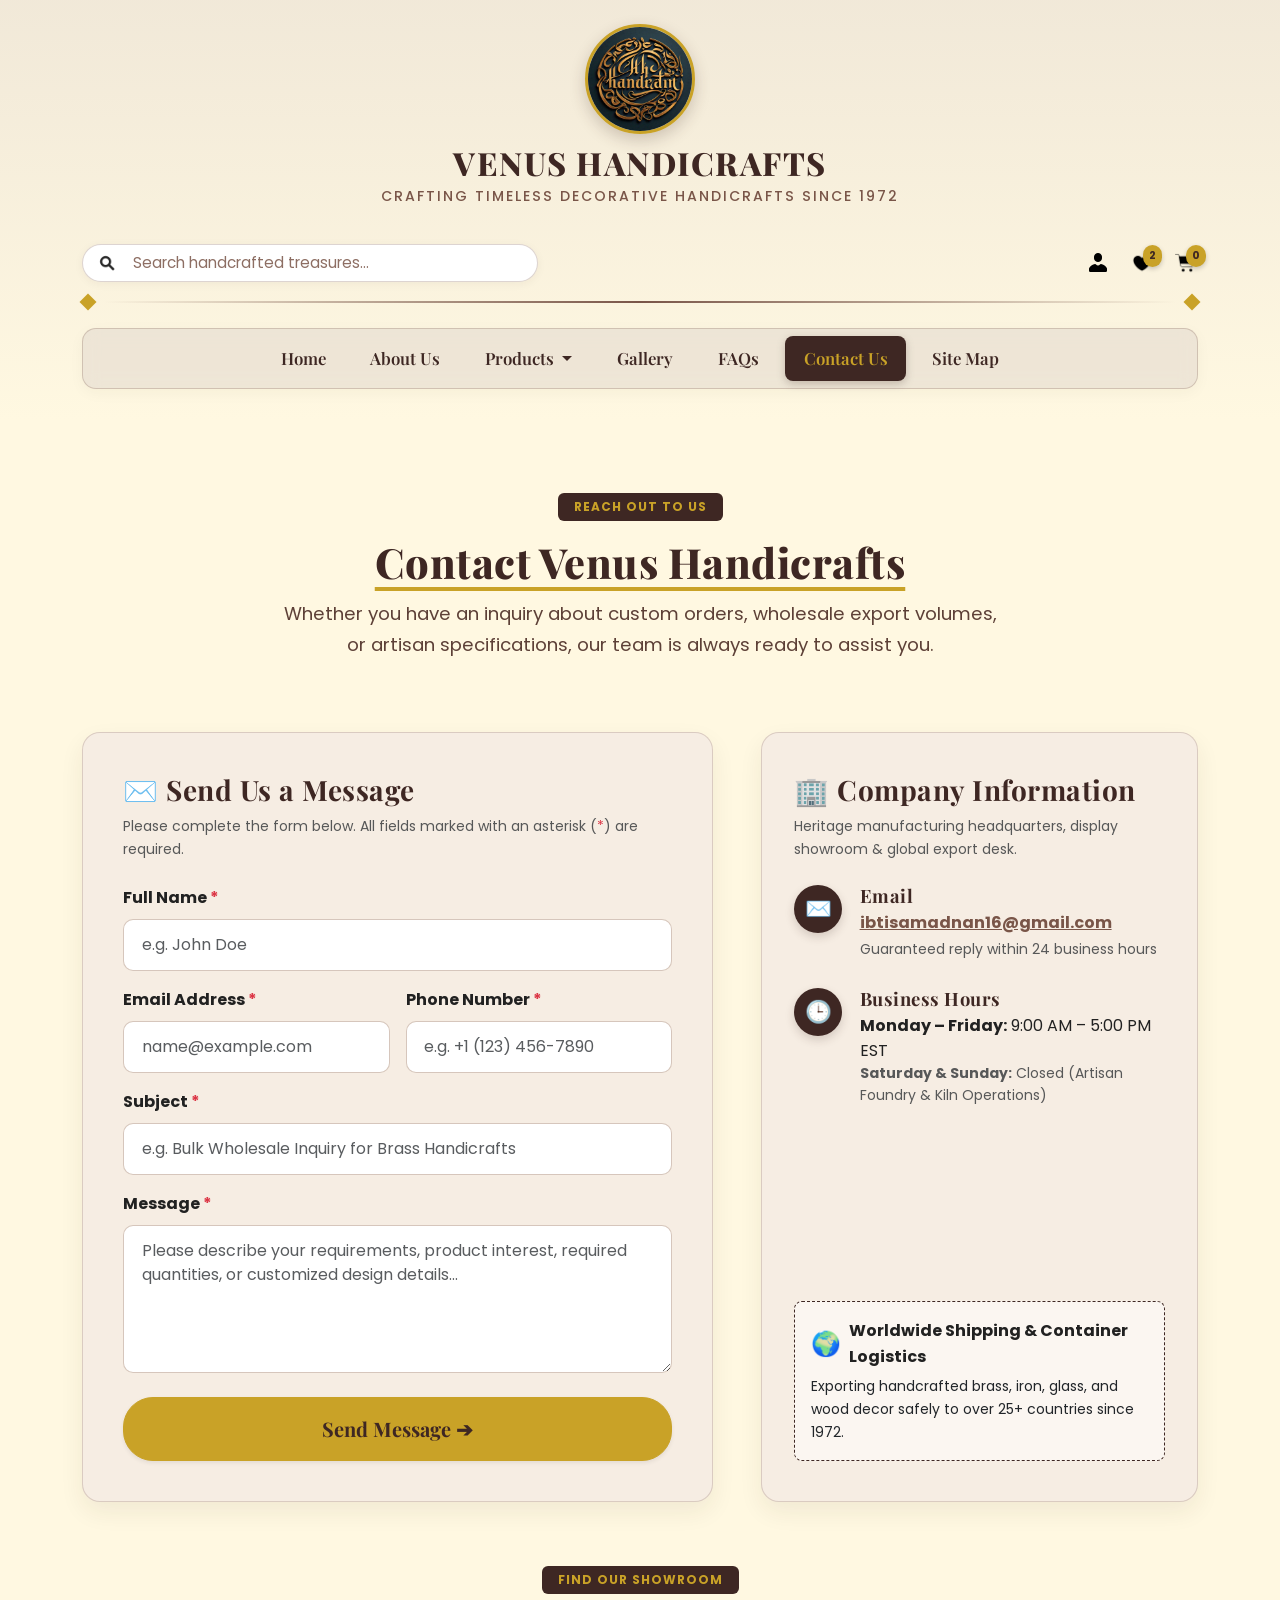
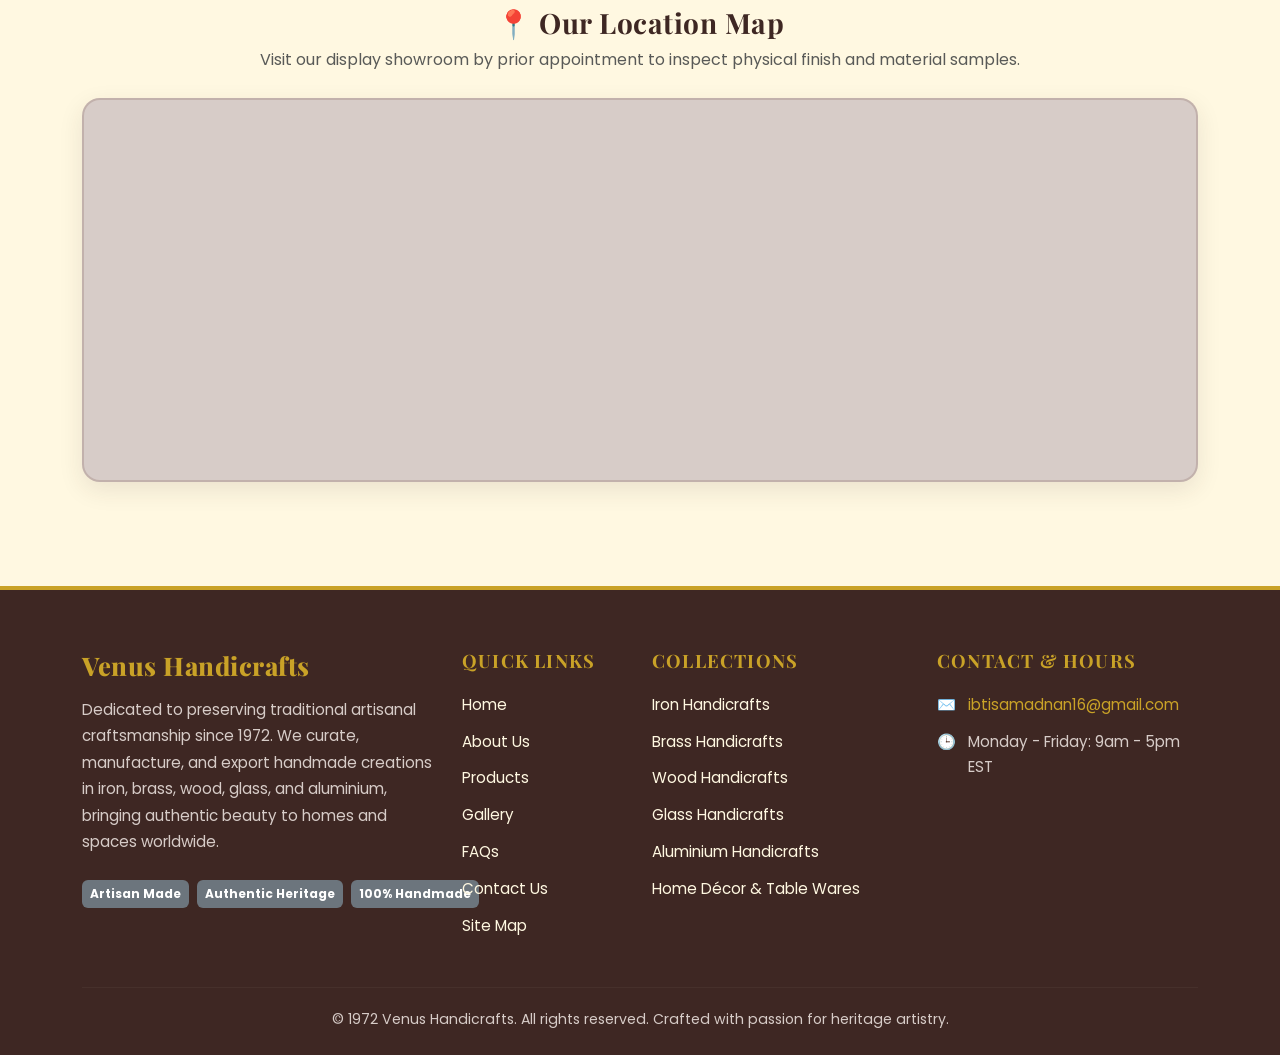
<file: contact.html>
<!DOCTYPE html>
<html lang="en">
<head>
    <meta charset="UTF-8">
    <meta name="viewport" content="width=device-width, initial-scale=1.0">
    <title>Contact Us - Venus Handicrafts</title>
    
    <link rel="stylesheet" href="css/bootstrap.min.css">
    
    <link rel="preconnect" href="https://fonts.googleapis.com">
    <link rel="preconnect" href="https://fonts.gstatic.com" crossorigin>
    <link href="https://fonts.googleapis.com/css2?family=Montserrat:ital,wght@0,400;0,500;0,600;0,700;1,400&family=Playfair+Display:ital,wght@0,500;0,600;0,700;0,800;0,900;1,400;1,600&family=Poppins:ital,wght@0,300;0,400;0,500;0,600;0,700;1,400&display=swap" rel="stylesheet">
    
    <link rel="stylesheet" href="css/style.css">
</head>
<body>

    <header class="top-header">
        <div class="container">
            
            <div class="brand-logo-container text-center">
                <a href="index.html" class="brand-logo-link">
                    <img src="images/logo.jpg" alt="Venus Handicrafts Logo" class="brand-logo-img">
                    <h1 class="brand-title">Venus Handicrafts</h1>
                    <span class="brand-subtitle">Crafting Timeless Decorative Handicrafts Since 1972</span>
                </a>
            </div>

            <div class="row align-items-center top-action-bar justify-content-between g-3">
                <div class="col-12 col-md-6 col-lg-5">
                    <form id="siteSearchForm" class="search-container mx-auto mx-md-0" action="products.html" method="get">
                        <div class="input-group search-input-group">
                            <button type="submit" class="search-icon-btn" aria-label="Search">
                                <img src="images/icons8-search-25 (1).png" alt="Search" class="search-icon-img">
                            </button>
                            <input type="text" id="siteSearchInput" name="q" class="form-control search-input" placeholder="Search handcrafted treasures..." aria-label="Search products">
                        </div>
                    </form>
                </div>

                <div class="col-12 col-md-auto text-center text-md-end">
                    <div class="quick-action-icons justify-content-center justify-content-md-end">
                        <a href="contact.html" class="action-icon-link" title="My Account">
                            <img src="images/icons8-account-24.png" alt="Account" class="action-icon-img">
                        </a>
                        <a href="products.html" class="action-icon-link action-wishlist" title="Wishlist">
                            <img src="images/icons8-heart-25.png" alt="Wishlist" class="action-icon-img">
                            <span class="action-badge">2</span>
                        </a>
                        <a href="contact.html" class="action-icon-link action-cart" title="Inquiry Basket">
                            <img src="images/icons8-shop-25.png" alt="Cart" class="action-icon-img">
                            <span class="action-badge">0</span>
                        </a>
                    </div>
                </div>
            </div>

            <div class="hr-line-wrapper">
                <div class="hr-line">
                    <div class="diamond"></div>
                    <div class="line"></div>
                    <div class="diamond"></div>
                </div>
            </div>

            <nav class="navbar navbar-expand-lg main-navbar">
                <div class="container-fluid p-0">
                    <button class="navbar-toggler w-100 py-2 border-0" type="button" data-bs-toggle="collapse" data-bs-target="#mainNavbarNav" aria-controls="mainNavbarNav" aria-expanded="false" aria-label="Toggle navigation">
                        <span class="d-flex align-items-center justify-content-center gap-2 text-midnight fw-bold">
                            <span class="navbar-toggler-icon"></span> Navigation Menu
                        </span>
                    </button>
                    <div class="collapse navbar-collapse" id="mainNavbarNav">
                        <ul class="navbar-nav">
                            <li class="nav-item">
                                <a class="nav-link" href="index.html">Home</a>
                            </li>
                            <li class="nav-item">
                                <a class="nav-link" href="about.html">About Us</a>
                            </li>
                            <li class="nav-item dropdown">
                                <a class="nav-link dropdown-toggle" href="products.html" role="button" data-bs-toggle="dropdown" aria-expanded="false">
                                    Products
                                </a>
                                <ul class="dropdown-menu">
                                    <li><a class="dropdown-item fw-bold border-bottom pb-2" href="products.html">All 10 Categories Overview</a></li>
                                    <li><a class="dropdown-item" href="products.html#iron">Iron Handicrafts</a></li>
                                    <li><a class="dropdown-item" href="products.html#glass">Glass Handicrafts</a></li>
                                    <li><a class="dropdown-item" href="products.html#brass">Brass Handicrafts</a></li>
                                    <li><a class="dropdown-item" href="products.html#wood">Wood Handicrafts</a></li>
                                    <li><a class="dropdown-item" href="products.html#aluminium">Aluminium Handicrafts</a></li>
                                    <li><a class="dropdown-item" href="products.html#decorative">Handicraft Decorative</a></li>
                                    <li><a class="dropdown-item" href="products.html#tables">Table Wares</a></li>
                                    <li><a class="dropdown-item" href="products.html#decor">Home Décor</a></li>
                                    <li><a class="dropdown-item" href="products.html#candles">Candle Accessories</a></li>
                                    <li><a class="dropdown-item" href="products.html#other">Other Products</a></li>
                                </ul>
                            </li>
                            <li class="nav-item">
                                <a class="nav-link" href="gallery.html">Gallery</a>
                            </li>
                            <li class="nav-item">
                                <a class="nav-link" href="faq.html">FAQs</a>
                            </li>
                            <li class="nav-item">
                                <a class="nav-link active" aria-current="page" href="contact.html">Contact Us</a>
                            </li>
                            <li class="nav-item">
                                <a class="nav-link" href="sitemap.html">Site Map</a>
                            </li>
                        </ul>
                    </div>
                </div>
            </nav>
        </div>
    </header>

    <main class="container my-5">
        
        <div class="page-header-banner text-center mb-5">
            <span class="badge px-3 py-2 text-uppercase mb-2" style="background-color: var(--text-midnight); color: var(--gold-accent); letter-spacing: 1px;">Reach Out To Us</span>
            <h2 class="page-title mt-2">Contact Venus Handicrafts</h2>
            <p class="page-lead mx-auto" style="max-width: 720px;">
                Whether you have an inquiry about custom orders, wholesale export volumes, or artisan specifications, our team is always ready to assist you.
            </p>
        </div>

        <div id="contactSuccessAlert" class="alert alert-success alert-dismissible fade show d-none mb-4 p-4 shadow-sm" role="alert" style="border-left: 5px solid #198754; background-color: #d1e7dd;">
            <div class="d-flex align-items-center gap-3">
                <span class="fs-2">🎉</span>
                <div>
                    <h5 class="alert-heading fw-bold mb-1" style="color: #0f5132;">Thank You! Your Message Has Been Sent.</h5>
                    <p class="mb-0 text-dark">Our export desk and customer care specialists will review your details and respond within 24 business hours.</p>
                </div>
            </div>
            <button type="button" class="btn-close" data-bs-dismiss="alert" aria-label="Close"></button>
        </div>

        <div class="row g-4 g-lg-5">
            
            <div class="col-12 col-lg-7">
                <div class="contact-form-card">
                    <h3 class="fw-bold mb-2" style="color: var(--text-midnight); font-family: var(--font-heading);">
                        ✉️ Send Us a Message
                    </h3>
                    <p class="text-muted mb-4 small">
                        Please complete the form below. All fields marked with an asterisk (<span class="text-danger">*</span>) are required.
                    </p>

                    <form id="contactForm">
                        
                        <div class="mb-3">
                            <label for="contactName" class="form-label fw-bold text-midnight">
                                Full Name <span class="text-danger">*</span>
                            </label>
                            <input type="text" class="form-control contact-form-control" id="contactName" name="name" placeholder="e.g. John Doe" required>
                        </div>

                        <div class="row g-3 mb-3">
                            <div class="col-12 col-md-6">
                                <label for="contactEmail" class="form-label fw-bold text-midnight">
                                    Email Address <span class="text-danger">*</span>
                                </label>
                                <input type="email" class="form-control contact-form-control" id="contactEmail" name="email" placeholder="name@example.com" required>
                            </div>
                            <div class="col-12 col-md-6">
                                <label for="contactPhone" class="form-label fw-bold text-midnight">
                                    Phone Number <span class="text-danger">*</span>
                                </label>
                                <input type="tel" class="form-control contact-form-control" id="contactPhone" name="phone" placeholder="e.g. +1 (123) 456-7890" required>
                            </div>
                        </div>

                        <div class="mb-3">
                            <label for="contactSubject" class="form-label fw-bold text-midnight">
                                Subject <span class="text-danger">*</span>
                            </label>
                            <input type="text" class="form-control contact-form-control" id="contactSubject" name="subject" placeholder="e.g. Bulk Wholesale Inquiry for Brass Handicrafts" required>
                        </div>

                        <div class="mb-4">
                            <label for="contactMessage" class="form-label fw-bold text-midnight">
                                Message <span class="text-danger">*</span>
                            </label>
                            <textarea class="form-control contact-form-control" id="contactMessage" name="message" rows="5" placeholder="Please describe your requirements, product interest, required quantities, or customized design details..." required></textarea>
                        </div>

                        <button type="submit" class="btn btn-handicraft-primary px-5 py-3 w-100 fw-bold fs-5 shadow-sm">
                            Send Message ➔
                        </button>
                    </form>
                </div>
            </div>

            <div class="col-12 col-lg-5">
                <div class="contact-info-card">
                    <div>
                        <h3 class="fw-bold mb-2" style="color: var(--text-midnight); font-family: var(--font-heading);">
                            🏢 Company Information
                        </h3>
                        <p class="text-muted mb-4 small">
                            Heritage manufacturing headquarters, display showroom &amp; global export desk.
                        </p>

                        <div class="contact-info-item">
                            <div class="contact-info-icon">✉️</div>
                            <div class="contact-info-content">
                                <h5 class="text-midnight">Email</h5>
                                <p><a href="mailto:ibtisamadnan16@gmail.com" class="fw-bold text-midnight text-decoration-underline">ibtisamadnan16@gmail.com</a></p>
                                <small class="text-muted">Guaranteed reply within 24 business hours</small>
                            </div>
                        </div>

                        <div class="contact-info-item">
                            <div class="contact-info-icon">🕒</div>
                            <div class="contact-info-content">
                                <h5 class="text-midnight">Business Hours</h5>
                                <p><strong>Monday – Friday:</strong> 9:00 AM – 5:00 PM EST</p>
                                <p class="text-muted small"><strong>Saturday &amp; Sunday:</strong> Closed (Artisan Foundry &amp; Kiln Operations)</p>
                            </div>
                        </div>
                    </div>

                    <div class="p-3 rounded-3 mt-3" style="background: rgba(255, 255, 255, 0.5); border: 1.5px dashed var(--text-midnight);">
                        <div class="d-flex align-items-center gap-2 mb-1">
                            <span class="fs-4">🌍</span>
                            <strong class="text-midnight">Worldwide Shipping &amp; Container Logistics</strong>
                        </div>
                        <p class="mb-0 text-dark small">
                            Exporting handcrafted brass, iron, glass, and wood decor safely to over 25+ countries since 1972.
                        </p>
                    </div>
                </div>
            </div>
        </div>

        <section class="mt-5 pt-3">
            <div class="text-center mb-4">
                <span class="badge px-3 py-2 text-uppercase mb-1" style="background-color: var(--text-midnight); color: var(--gold-accent); letter-spacing: 1px;">Find Our Showroom</span>
                <h3 class="fw-bold mt-2" style="font-family: var(--font-heading); color: var(--text-midnight);">
                    📍 Our Location Map
                </h3>
                <p class="text-muted">Visit our display showroom by prior appointment to inspect physical finish and material samples.</p>
            </div>

            <div class="contact-map-wrapper">
                <iframe 
                    title="Venus Handicrafts Location Map"
                    src="https://www.google.com/maps/embed?pb=!1m18!1m12!1m3!1d3620.016335123989!2d67.06734!3d24.86241!2m3!1f0!2f0!3f0!3m2!1i1024!2i768!4f13.1!3m3!1m2!1s0x3eb33e9862828ff7%3A0x6b2b545d9d701e16!2sShahr-e-Faisal!5e0!3m2!1sen!2s!4v1680000000000!5m2!1sen!2s" 
                    allowfullscreen="" 
                    loading="lazy" 
                    referrerpolicy="no-referrer-when-downgrade">
                </iframe>
            </div>
        </section>

    </main>

    <footer class="site-footer">
        <div class="container">
            <div class="row g-4">
                
                <div class="col-12 col-md-6 col-lg-4">
                    <h5 class="footer-brand-title">Venus Handicrafts</h5>
                    <p class="footer-description">
                        Dedicated to preserving traditional artisanal craftsmanship since 1972. We curate, manufacture, and export handmade creations in iron, brass, wood, glass, and aluminium, bringing authentic beauty to homes and spaces worldwide.
                    </p>
                    <div class="d-flex gap-2">
                        <span class="badge bg-secondary p-2">Artisan Made</span>
                        <span class="badge bg-secondary p-2">Authentic Heritage</span>
                        <span class="badge bg-secondary p-2">100% Handmade</span>
                    </div>
                </div>

                <div class="col-6 col-md-3 col-lg-2">
                    <h6 class="footer-heading">Quick Links</h6>
                    <ul class="footer-links-list">
                        <li><a href="index.html">Home</a></li>
                        <li><a href="about.html">About Us</a></li>
                        <li><a href="products.html">Products</a></li>
                        <li><a href="gallery.html">Gallery</a></li>
                        <li><a href="faq.html">FAQs</a></li>
                        <li><a href="contact.html">Contact Us</a></li>
                        <li><a href="sitemap.html">Site Map</a></li>
                    </ul>
                </div>

                <div class="col-6 col-md-3 col-lg-3">
                    <h6 class="footer-heading">Collections</h6>
                    <ul class="footer-links-list">
                        <li><a href="products.html#iron">Iron Handicrafts</a></li>
                        <li><a href="products.html#brass">Brass Handicrafts</a></li>
                        <li><a href="products.html#wood">Wood Handicrafts</a></li>
                        <li><a href="products.html#glass">Glass Handicrafts</a></li>
                        <li><a href="products.html#aluminium">Aluminium Handicrafts</a></li>
                        <li><a href="products.html#decor">Home Décor &amp; Table Wares</a></li>
                    </ul>
                </div>

                <div class="col-12 col-md-12 col-lg-3">
                    <h6 class="footer-heading">Contact &amp; Hours</h6>
                    <div class="footer-contact-item">
                        <span>✉️</span>
                        <span><a href="mailto:ibtisamadnan16@gmail.com">ibtisamadnan16@gmail.com</a></span>
                    </div>
                    <div class="footer-contact-item">
                        <span>🕒</span>
                        <span>Monday - Friday: 9am - 5pm EST</span>
                    </div>
                </div>
            </div>

            <hr class="footer-bottom-divider">

            <div class="footer-copyright">
                <p class="mb-0">&copy; 1972 Venus Handicrafts. All rights reserved. Crafted with passion for heritage artistry.</p>
            </div>
        </div>
    </footer>

    <script src="js/bootstrap.bundle.min.js"></script>
    <script src="js/main.js"></script>
</body>
</html>
</file>
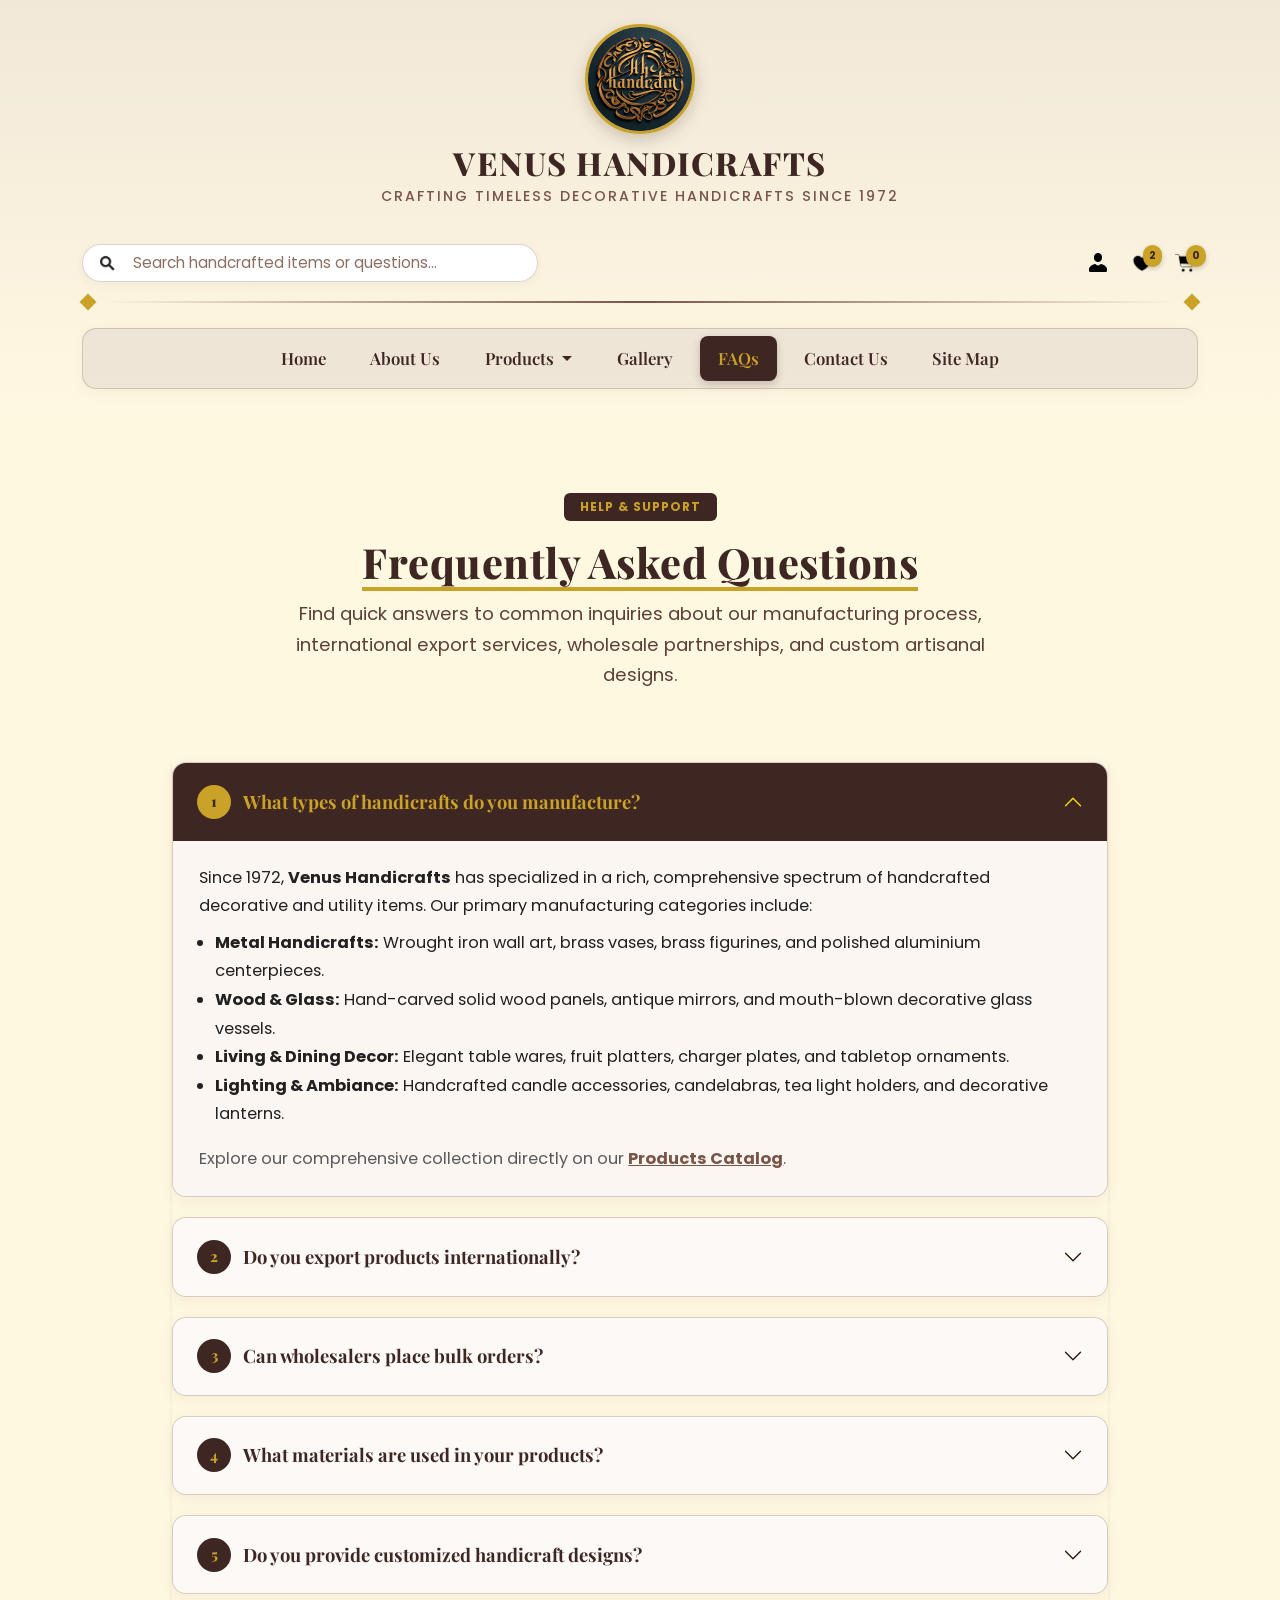
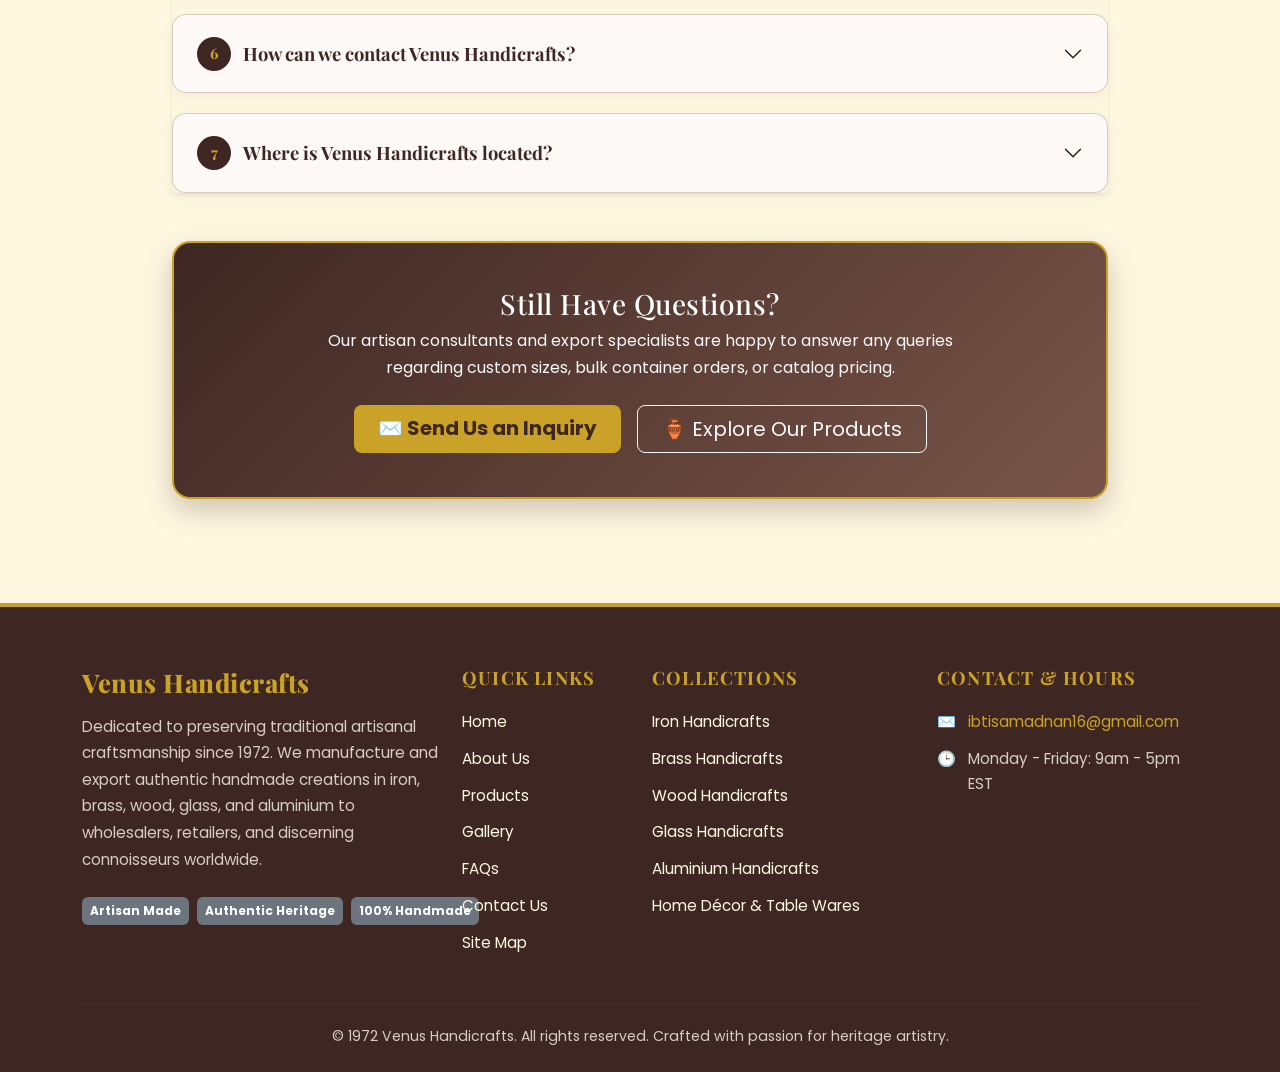
<file: faq.html>
<!DOCTYPE html>
<html lang="en">
<head>
    <meta charset="UTF-8">
    <meta name="viewport" content="width=device-width, initial-scale=1.0">
    <title>Frequently Asked Questions (FAQs) - Venus Handicrafts</title>
    
    <link rel="stylesheet" href="css/bootstrap.min.css">
    
    <link rel="preconnect" href="https://fonts.googleapis.com">
    <link rel="preconnect" href="https://fonts.gstatic.com" crossorigin>
    <link href="https://fonts.googleapis.com/css2?family=Montserrat:ital,wght@0,400;0,500;0,600;0,700;1,400&family=Playfair+Display:ital,wght@0,500;0,600;0,700;0,800;0,900;1,400;1,600&family=Poppins:ital,wght@0,300;0,400;0,500;0,600;0,700;1,400&display=swap" rel="stylesheet">
    
    <link rel="stylesheet" href="css/style.css">
</head>
<body>

    <header class="top-header">
        <div class="container">
            
            <div class="brand-logo-container text-center">
                <a href="index.html" class="brand-logo-link">
                    <img src="images/logo.jpg" alt="Venus Handicrafts Logo" class="brand-logo-img">
                    <h1 class="brand-title">Venus Handicrafts</h1>
                    <span class="brand-subtitle">Crafting Timeless Decorative Handicrafts Since 1972</span>
                </a>
            </div>

            <div class="row align-items-center top-action-bar justify-content-between g-3">
                <div class="col-12 col-md-6 col-lg-5">
                    <form id="siteSearchForm" class="search-container mx-auto mx-md-0" action="products.html" method="get">
                        <div class="input-group search-input-group">
                            <button type="submit" class="search-icon-btn" aria-label="Search">
                                <img src="images/icons8-search-25 (1).png" alt="Search" class="search-icon-img">
                            </button>
                            <input type="text" id="siteSearchInput" name="q" class="form-control search-input" placeholder="Search handcrafted items or questions..." aria-label="Search">
                        </div>
                    </form>
                </div>

                <div class="col-12 col-md-auto text-center text-md-end">
                    <div class="quick-action-icons justify-content-center justify-content-md-end">
                        <a href="contact.html" class="action-icon-link" title="My Account">
                            <img src="images/icons8-account-24.png" alt="Account" class="action-icon-img">
                        </a>
                        <a href="products.html" class="action-icon-link action-wishlist" title="Wishlist">
                            <img src="images/icons8-heart-25.png" alt="Wishlist" class="action-icon-img">
                            <span class="action-badge">2</span>
                        </a>
                        <a href="contact.html" class="action-icon-link action-cart" title="Inquiry Basket">
                            <img src="images/icons8-shop-25.png" alt="Cart" class="action-icon-img">
                            <span class="action-badge">0</span>
                        </a>
                    </div>
                </div>
            </div>

            <div class="hr-line-wrapper">
                <div class="hr-line">
                    <div class="diamond"></div>
                    <div class="line"></div>
                    <div class="diamond"></div>
                </div>
            </div>

            <nav class="navbar navbar-expand-lg main-navbar">
                <div class="container-fluid p-0">
                    <button class="navbar-toggler w-100 py-2 border-0" type="button" data-bs-toggle="collapse" data-bs-target="#mainNavbarNav" aria-controls="mainNavbarNav" aria-expanded="false" aria-label="Toggle navigation">
                        <span class="d-flex align-items-center justify-content-center gap-2 text-midnight fw-bold">
                            <span class="navbar-toggler-icon"></span> Navigation Menu
                        </span>
                    </button>
                    <div class="collapse navbar-collapse" id="mainNavbarNav">
                        <ul class="navbar-nav">
                            <li class="nav-item">
                                <a class="nav-link" href="index.html">Home</a>
                            </li>
                            <li class="nav-item">
                                <a class="nav-link" href="about.html">About Us</a>
                            </li>
                            <li class="nav-item dropdown">
                                <a class="nav-link dropdown-toggle" href="products.html" role="button" data-bs-toggle="dropdown" aria-expanded="false">
                                    Products
                                </a>
                                <ul class="dropdown-menu">
                                    <li><a class="dropdown-item fw-bold border-bottom pb-2" href="products.html">All 10 Categories Overview</a></li>
                                    <li><a class="dropdown-item" href="products.html#iron">Iron Handicrafts</a></li>
                                    <li><a class="dropdown-item" href="products.html#glass">Glass Handicrafts</a></li>
                                    <li><a class="dropdown-item" href="products.html#brass">Brass Handicrafts</a></li>
                                    <li><a class="dropdown-item" href="products.html#wood">Wood Handicrafts</a></li>
                                    <li><a class="dropdown-item" href="products.html#aluminium">Aluminium Handicrafts</a></li>
                                    <li><a class="dropdown-item" href="products.html#decorative">Handicraft Decorative</a></li>
                                    <li><a class="dropdown-item" href="products.html#tables">Table Wares</a></li>
                                    <li><a class="dropdown-item" href="products.html#decor">Home Décor</a></li>
                                    <li><a class="dropdown-item" href="products.html#candles">Candle Accessories</a></li>
                                    <li><a class="dropdown-item" href="products.html#other">Other Products</a></li>
                                </ul>
                            </li>
                            <li class="nav-item">
                                <a class="nav-link" href="gallery.html">Gallery</a>
                            </li>
                            <li class="nav-item">
                                <a class="nav-link active" aria-current="page" href="faq.html">FAQs</a>
                            </li>
                            <li class="nav-item">
                                <a class="nav-link" href="contact.html">Contact Us</a>
                            </li>
                            <li class="nav-item">
                                <a class="nav-link" href="sitemap.html">Site Map</a>
                            </li>
                        </ul>
                    </div>
                </div>
            </nav>
        </div>
    </header>

    <main class="container my-5" style="max-width: 960px;">
        
        <div class="page-header-banner text-center mb-5">
            <span class="badge px-3 py-2 text-uppercase mb-2" style="background-color: var(--text-midnight); color: var(--gold-accent); letter-spacing: 1px;">Help &amp; Support</span>
            <h2 class="page-title mt-2">Frequently Asked Questions</h2>
            <p class="page-lead mx-auto" style="max-width: 700px;">
                Find quick answers to common inquiries about our manufacturing process, international export services, wholesale partnerships, and custom artisanal designs.
            </p>
        </div>

        <div class="accordion faq-accordion shadow-sm" id="faqAccordion">

            <div class="accordion-item">
                <h2 class="accordion-header" id="faqHeading1">
                    <button class="accordion-button" type="button" data-bs-toggle="collapse" data-bs-target="#faqCollapse1" aria-expanded="true" aria-controls="faqCollapse1">
                        <span class="faq-q-number">1</span>
                        <span>What types of handicrafts do you manufacture?</span>
                    </button>
                </h2>
                <div id="faqCollapse1" class="accordion-collapse collapse show" aria-labelledby="faqHeading1" data-bs-parent="#faqAccordion">
                    <div class="accordion-body">
                        <p class="mb-2">
                            Since 1972, <strong>Venus Handicrafts</strong> has specialized in a rich, comprehensive spectrum of handcrafted decorative and utility items. Our primary manufacturing categories include:
                        </p>
                        <ul class="mb-3 ps-3">
                            <li><strong>Metal Handicrafts:</strong> Wrought iron wall art, brass vases, brass figurines, and polished aluminium centerpieces.</li>
                            <li><strong>Wood &amp; Glass:</strong> Hand-carved solid wood panels, antique mirrors, and mouth-blown decorative glass vessels.</li>
                            <li><strong>Living &amp; Dining Decor:</strong> Elegant table wares, fruit platters, charger plates, and tabletop ornaments.</li>
                            <li><strong>Lighting &amp; Ambiance:</strong> Handcrafted candle accessories, candelabras, tea light holders, and decorative lanterns.</li>
                        </ul>
                        <p class="mb-0 text-muted">
                            Explore our comprehensive collection directly on our <a href="products.html" class="fw-bold text-decoration-underline text-midnight">Products Catalog</a>.
                        </p>
                    </div>
                </div>
            </div>

            <div class="accordion-item">
                <h2 class="accordion-header" id="faqHeading2">
                    <button class="accordion-button collapsed" type="button" data-bs-toggle="collapse" data-bs-target="#faqCollapse2" aria-expanded="false" aria-controls="faqCollapse2">
                        <span class="faq-q-number">2</span>
                        <span>Do you export products internationally?</span>
                    </button>
                </h2>
                <div id="faqCollapse2" class="accordion-collapse collapse" aria-labelledby="faqHeading2" data-bs-parent="#faqAccordion">
                    <div class="accordion-body">
                        <p class="mb-2">
                            <strong>Yes, absolutely.</strong> Exporting has been a core pillar of Venus Handicrafts for over five decades. We routinely supply our artistic handicraft collections to clients across:
                        </p>
                        <ul class="mb-3 ps-3">
                            <li><strong>North America &amp; Europe:</strong> Serving leading department stores, boutique decor chains, and luxury gift shops.</li>
                            <li><strong>Middle East &amp; GCC:</strong> Fulfilling large hospitality decor projects, luxury hotels, and palatial home accents.</li>
                            <li><strong>Asia-Pacific:</strong> Partnering with regional lifestyle brands and retail distribution networks.</li>
                        </ul>
                        <p class="mb-0">
                            All our overseas consignments comply with global export packaging, fumigation, moisture protection, and custom maritime or air-freight logistical protocols.
                        </p>
                    </div>
                </div>
            </div>

            <div class="accordion-item">
                <h2 class="accordion-header" id="faqHeading3">
                    <button class="accordion-button collapsed" type="button" data-bs-toggle="collapse" data-bs-target="#faqCollapse3" aria-expanded="false" aria-controls="faqCollapse3">
                        <span class="faq-q-number">3</span>
                        <span>Can wholesalers place bulk orders?</span>
                    </button>
                </h2>
                <div id="faqCollapse3" class="accordion-collapse collapse" aria-labelledby="faqHeading3" data-bs-parent="#faqAccordion">
                    <div class="accordion-body">
                        <p class="mb-2">
                            <strong>Yes, we warmly welcome wholesale and commercial bulk inquiries.</strong> We work extensively with global importers, trade wholesalers, retail catalog houses, and hospitality developers.
                        </p>
                        <ul class="mb-3 ps-3">
                            <li><strong>Flexible Minimum Order Quantities (MOQs):</strong> Accommodating both mixed-carton trial shipments and full 20ft / 40ft container loads (FCL).</li>
                            <li><strong>Tiered Wholesale Pricing:</strong> Competitive factory-direct bulk rate cards based on order volume.</li>
                            <li><strong>Custom Packaging &amp; Barcoding:</strong> Private-label boxing, barcodes, and master carton drop-ship packaging tailored to your brand.</li>
                        </ul>
                        <p class="mb-0">
                            To request our current wholesale trade sheet, please submit your inquiries via our <a href="contact.html" class="fw-bold text-decoration-underline text-midnight">Contact Us page</a>.
                        </p>
                    </div>
                </div>
            </div>

            <div class="accordion-item">
                <h2 class="accordion-header" id="faqHeading4">
                    <button class="accordion-button collapsed" type="button" data-bs-toggle="collapse" data-bs-target="#faqCollapse4" aria-expanded="false" aria-controls="faqCollapse4">
                        <span class="faq-q-number">4</span>
                        <span>What materials are used in your products?</span>
                    </button>
                </h2>
                <div id="faqCollapse4" class="accordion-collapse collapse" aria-labelledby="faqHeading4" data-bs-parent="#faqAccordion">
                    <div class="accordion-body">
                        <p class="mb-2">
                            We pride ourselves on using <strong>100% genuine, premium-grade, ethically sourced materials</strong> engineered for aesthetic beauty and generational durability:
                        </p>
                        <div class="row g-2 mt-1">
                            <div class="col-sm-6">
                                <div class="p-2 border rounded bg-white-50">
                                    <strong class="text-midnight">✨ Solid Brass:</strong> Hand-cast and engraved with antique, mirror, or brushed patinas.
                                </div>
                            </div>
                            <div class="col-sm-6">
                                <div class="p-2 border rounded bg-white-50">
                                    <strong class="text-midnight">⚒️ Wrought &amp; Cast Iron:</strong> Powder-coated and rust-treated for interior &amp; exterior decor.
                                </div>
                            </div>
                            <div class="col-sm-6">
                                <div class="p-2 border rounded bg-white-50">
                                    <strong class="text-midnight">🪵 Seasoned Hardwoods:</strong> Mango wood, Sheesham (rosewood), and acacia with beeswax finish.
                                </div>
                            </div>
                            <div class="col-sm-6">
                                <div class="p-2 border rounded bg-white-50">
                                    <strong class="text-midnight">🏺 Glass &amp; Aluminium:</strong> Kiln-fused artisan glass and cast alloy aluminium with nickel/gold plating.
                                </div>
                            </div>
                        </div>
                    </div>
                </div>
            </div>

            <div class="accordion-item">
                <h2 class="accordion-header" id="faqHeading5">
                    <button class="accordion-button collapsed" type="button" data-bs-toggle="collapse" data-bs-target="#faqCollapse5" aria-expanded="false" aria-controls="faqCollapse5">
                        <span class="faq-q-number">5</span>
                        <span>Do you provide customized handicraft designs?</span>
                    </button>
                </h2>
                <div id="faqCollapse5" class="accordion-collapse collapse" aria-labelledby="faqHeading5" data-bs-parent="#faqAccordion">
                    <div class="accordion-body">
                        <p class="mb-2">
                            <strong>Yes, customization is one of our greatest strengths.</strong> Our master craftsmen and design department can bring your unique design concepts to reality:
                        </p>
                        <ul class="mb-2 ps-3">
                            <li><strong>Custom Specifications:</strong> Dimension alterations, color finishes, electroplating choices, and engraving details.</li>
                            <li><strong>Bespoke Prototyping:</strong> We develop clay, wax, or metal physical prototypes based on sketches, CAD drawings, or sample photographs.</li>
                            <li><strong>Private Label Manufacturing (OEM/ODM):</strong> Exclusive contract manufacturing with complete intellectual property protection.</li>
                        </ul>
                    </div>
                </div>
            </div>

            <div class="accordion-item">
                <h2 class="accordion-header" id="faqHeading6">
                    <button class="accordion-button collapsed" type="button" data-bs-toggle="collapse" data-bs-target="#faqCollapse6" aria-expanded="false" aria-controls="faqCollapse6">
                        <span class="faq-q-number">6</span>
                        <span>How can we contact Venus Handicrafts?</span>
                    </button>
                </h2>
                <div id="faqCollapse6" class="accordion-collapse collapse" aria-labelledby="faqHeading6" data-bs-parent="#faqAccordion">
                    <div class="accordion-body">
                        <p class="mb-3">
                            You can easily reach our customer relations and international export desk through the following channels:
                        </p>
                        <div class="row g-3 justify-content-center">
                            <div class="col-md-6">
                                <div class="p-3 bg-white-50 rounded border text-center">
                                    <div class="fs-4 mb-1">✉️</div>
                                    <div class="fw-bold text-midnight">Email Us Directly</div>
                                    <a href="mailto:ibtisamadnan16@gmail.com" class="text-decoration-underline small">ibtisamadnan16@gmail.com</a>
                                    <div class="text-muted" style="font-size: 0.75rem;">Replies within 24 business hours</div>
                                </div>
                            </div>
                            <div class="col-md-6">
                                <div class="p-3 bg-white-50 rounded border text-center">
                                    <div class="fs-4 mb-1">📝</div>
                                    <div class="fw-bold text-midnight">Online Inquiry Form</div>
                                    <a href="contact.html" class="btn btn-sm btn-outline-dark mt-1 px-3">Go to Contact Form</a>
                                </div>
                            </div>
                        </div>
                    </div>
                </div>
            </div>

            <div class="accordion-item">
                <h2 class="accordion-header" id="faqHeading7">
                    <button class="accordion-button collapsed" type="button" data-bs-toggle="collapse" data-bs-target="#faqCollapse7" aria-expanded="false" aria-controls="faqCollapse7">
                        <span class="faq-q-number">7</span>
                        <span>Where is Venus Handicrafts located?</span>
                    </button>
                </h2>
                <div id="faqCollapse7" class="accordion-collapse collapse" aria-labelledby="faqHeading7" data-bs-parent="#faqAccordion">
                    <div class="accordion-body">
                        <p class="mb-2">
                            Our primary corporate showroom and export operations are located at:
                        </p>
                        <div class="p-3 border rounded bg-white-50 mb-3">
                            <h6 class="fw-bold text-midnight mb-1">📍 Venus Handicrafts Corporate Showroom &amp; Exports</h6>
                            <p class="mb-1">Karachi, Pakistan</p>
                            <p class="mb-0 text-muted small">Specialized Artisan Workshops &amp; Foundry Units: Regional Heritage Craft Centers</p>
                        </div>
                        <p class="mb-0">
                            Buyers and wholesalers are welcome to visit our display showroom by prior appointment to examine physical finish samples and craft portfolios. Visit our <a href="contact.html" class="fw-bold text-decoration-underline text-midnight">Contact page</a> to schedule a visit.
                        </p>
                    </div>
                </div>
            </div>

        </div>

        <div class="faq-cta-box text-center mt-5">
            <h3 class="text-white mb-2" style="font-family: var(--font-heading);">Still Have Questions?</h3>
            <p class="text-light mb-4 mx-auto" style="max-width: 650px;">
                Our artisan consultants and export specialists are happy to answer any queries regarding custom sizes, bulk container orders, or catalog pricing.
            </p>
            <div class="d-flex flex-wrap gap-3 justify-content-center">
                <a href="contact.html" class="btn btn-warning btn-lg px-4 fw-bold" style="background-color: var(--gold-accent); color: var(--text-midnight); border: none;">
                    ✉️ Send Us an Inquiry
                </a>
                <a href="products.html" class="btn btn-outline-light btn-lg px-4">
                    🏺 Explore Our Products
                </a>
            </div>
        </div>

    </main>

    <footer class="site-footer">
        <div class="container">
            <div class="row g-4">
                
                <div class="col-12 col-md-6 col-lg-4">
                    <h5 class="footer-brand-title">Venus Handicrafts</h5>
                    <p class="footer-description">
                        Dedicated to preserving traditional artisanal craftsmanship since 1972. We manufacture and export authentic handmade creations in iron, brass, wood, glass, and aluminium to wholesalers, retailers, and discerning connoisseurs worldwide.
                    </p>
                    <div class="d-flex gap-2">
                        <span class="badge bg-secondary p-2">Artisan Made</span>
                        <span class="badge bg-secondary p-2">Authentic Heritage</span>
                        <span class="badge bg-secondary p-2">100% Handmade</span>
                    </div>
                </div>

                <div class="col-6 col-md-3 col-lg-2">
                    <h6 class="footer-heading">Quick Links</h6>
                    <ul class="footer-links-list">
                        <li><a href="index.html">Home</a></li>
                        <li><a href="about.html">About Us</a></li>
                        <li><a href="products.html">Products</a></li>
                        <li><a href="gallery.html">Gallery</a></li>
                        <li><a href="faq.html">FAQs</a></li>
                        <li><a href="contact.html">Contact Us</a></li>
                        <li><a href="sitemap.html">Site Map</a></li>
                    </ul>
                </div>

                <div class="col-6 col-md-3 col-lg-3">
                    <h6 class="footer-heading">Collections</h6>
                    <ul class="footer-links-list">
                        <li><a href="products.html#iron">Iron Handicrafts</a></li>
                        <li><a href="products.html#brass">Brass Handicrafts</a></li>
                        <li><a href="products.html#wood">Wood Handicrafts</a></li>
                        <li><a href="products.html#glass">Glass Handicrafts</a></li>
                        <li><a href="products.html#aluminium">Aluminium Handicrafts</a></li>
                        <li><a href="products.html#decor">Home Décor &amp; Table Wares</a></li>
                    </ul>
                </div>

                <div class="col-12 col-md-12 col-lg-3">
                    <h6 class="footer-heading">Contact &amp; Hours</h6>
                    <div class="footer-contact-item">
                        <span>✉️</span>
                        <span><a href="mailto:ibtisamadnan16@gmail.com">ibtisamadnan16@gmail.com</a></span>
                    </div>
                    <div class="footer-contact-item">
                        <span>🕒</span>
                        <span>Monday - Friday: 9am - 5pm EST</span>
                    </div>
                </div>
            </div>

            <hr class="footer-bottom-divider">

            <div class="footer-copyright">
                <p class="mb-0">&copy; 1972 Venus Handicrafts. All rights reserved. Crafted with passion for heritage artistry.</p>
            </div>
        </div>
    </footer>

    <script src="js/bootstrap.bundle.min.js"></script>
    <script src="js/main.js"></script>
</body>
</html>
</file>
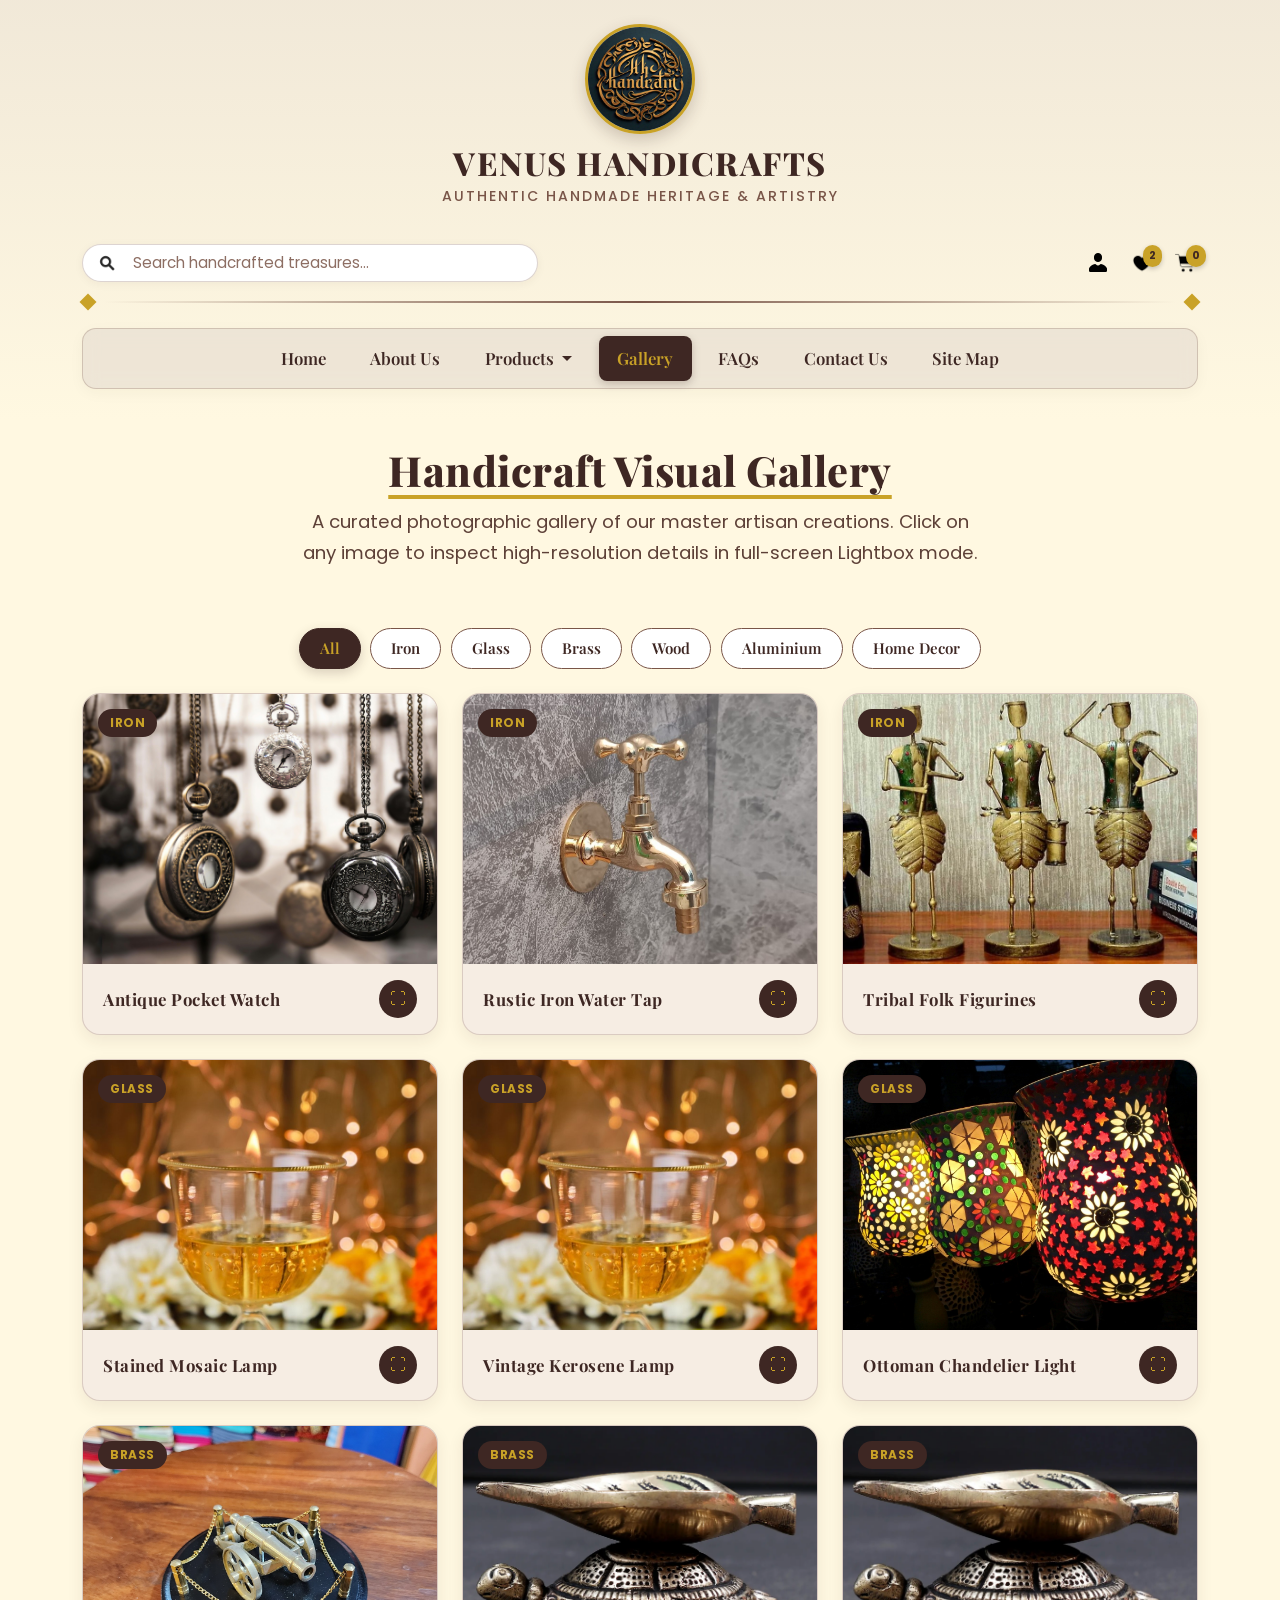
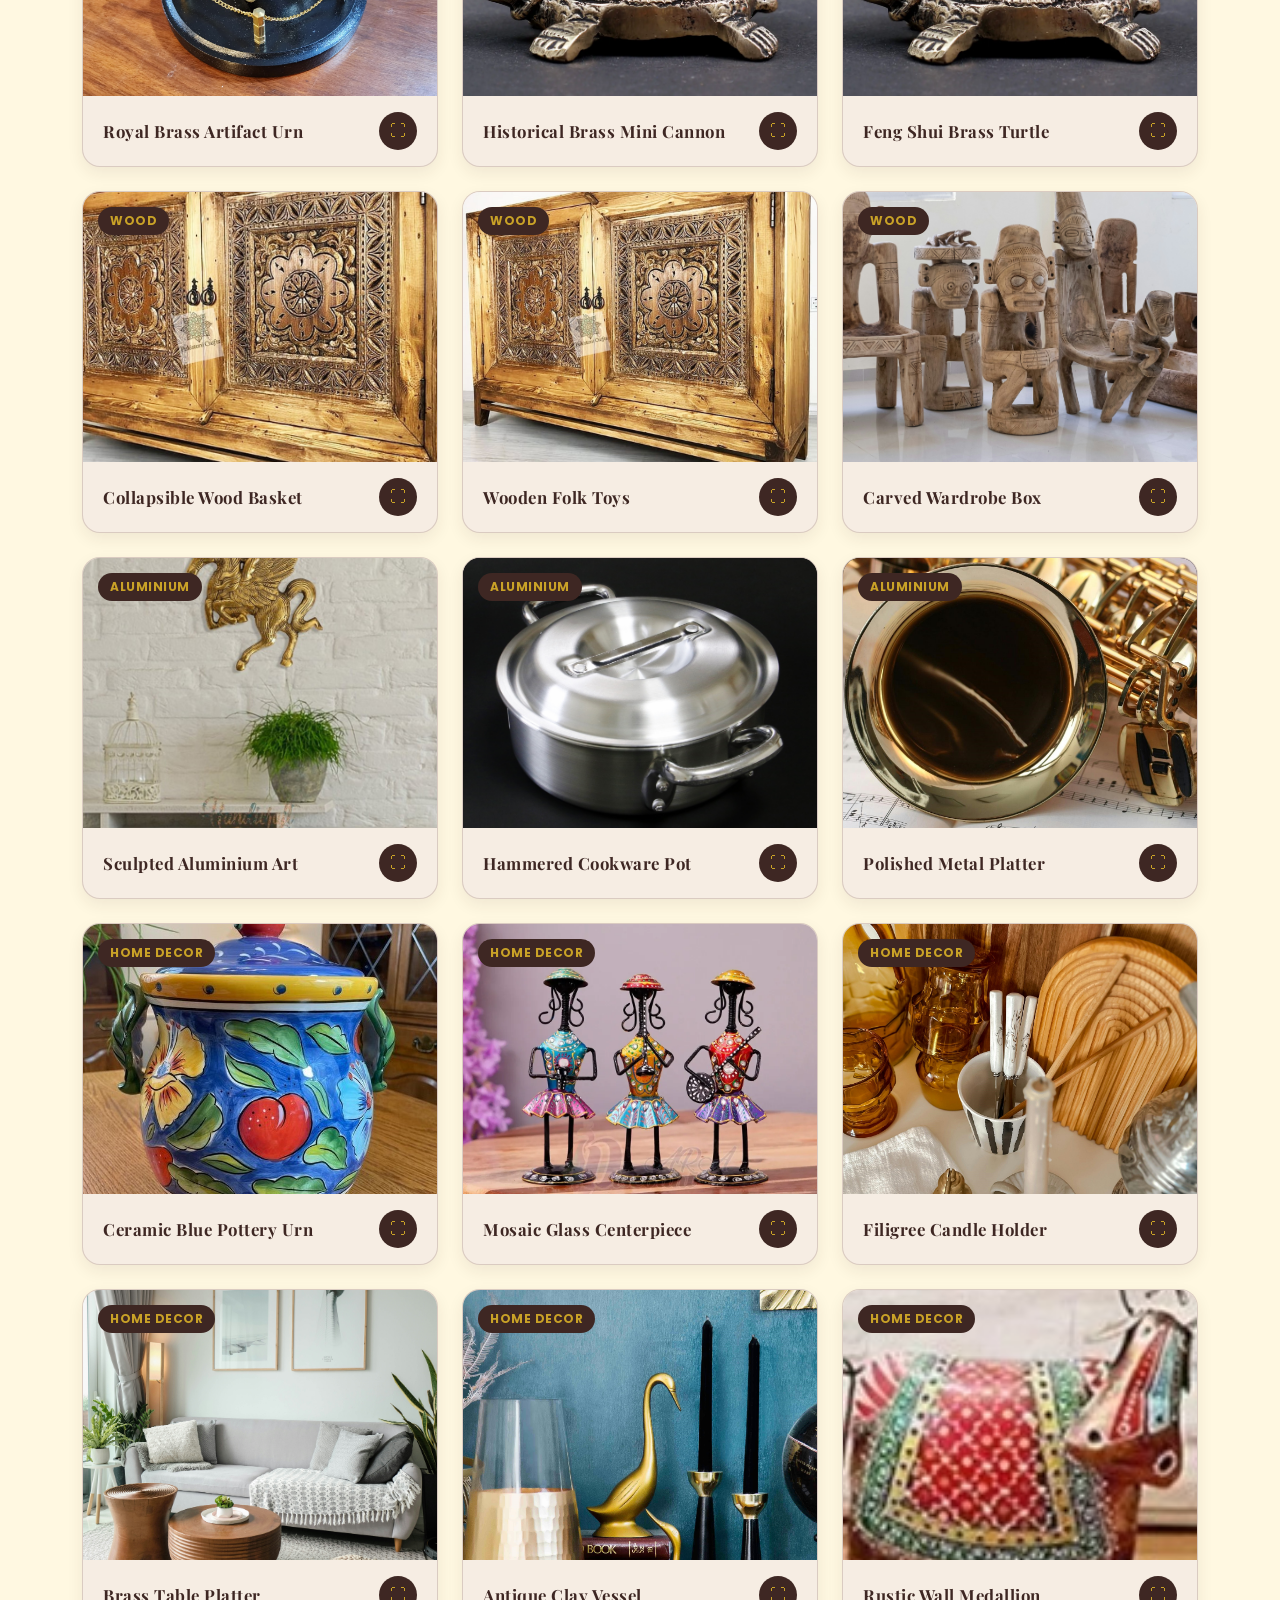
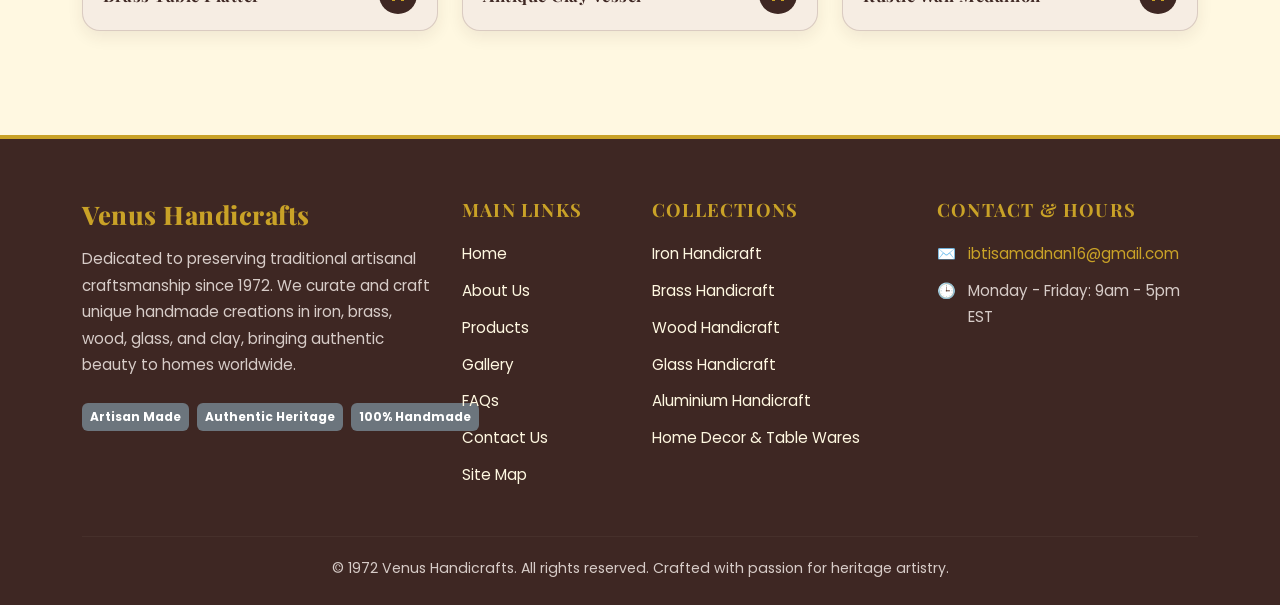
<file: gallery.html>
<!DOCTYPE html>
<html lang="en">
<head>
    <meta charset="UTF-8">
    <meta name="viewport" content="width=device-width, initial-scale=1.0">
    <title>Visual Gallery - Venus Handicrafts | Authentic Handmade Collections</title>
    
    <link rel="stylesheet" href="css/bootstrap.min.css">
    
    <link rel="preconnect" href="https://fonts.googleapis.com">
    <link rel="preconnect" href="https://fonts.gstatic.com" crossorigin>
    <link href="https://fonts.googleapis.com/css2?family=Montserrat:ital,wght@0,400;0,500;0,600;0,700;1,400&family=Playfair+Display:ital,wght@0,500;0,600;0,700;0,800;0,900;1,400;1,600&family=Poppins:ital,wght@0,300;0,400;0,500;0,600;0,700;1,400&display=swap" rel="stylesheet">
    
    <link rel="stylesheet" href="css/style.css">
</head>
<body>

    <header class="top-header">
        <div class="container">
            
            <div class="brand-logo-container text-center">
                <a href="index.html" class="brand-logo-link">
                    <img src="images/logo.jpg" alt="Venus Handicrafts Logo" class="brand-logo-img">
                    <h1 class="brand-title">Venus Handicrafts</h1>
                    <span class="brand-subtitle">Authentic Handmade Heritage & Artistry</span>
                </a>
            </div>

            <div class="row align-items-center top-action-bar justify-content-between g-3">
                <div class="col-12 col-md-6 col-lg-5">
                    <form id="siteSearchForm" class="search-container mx-auto mx-md-0" action="products.html" method="get">
                        <div class="input-group search-input-group">
                            <button type="submit" class="search-icon-btn" aria-label="Search">
                                <img src="images/icons8-search-25 (1).png" alt="Search" class="search-icon-img">
                            </button>
                            <input type="text" id="siteSearchInput" name="q" class="form-control search-input" placeholder="Search handcrafted treasures..." aria-label="Search products">
                        </div>
                    </form>
                </div>

                <div class="col-12 col-md-auto text-center text-md-end">
                    <div class="quick-action-icons justify-content-center justify-content-md-end">
                        <a href="contact.html" class="action-icon-link" title="My Account">
                            <img src="images/icons8-account-24.png" alt="Account" class="action-icon-img">
                        </a>
                        <a href="#" class="action-icon-link action-wishlist" title="Wishlist">
                            <img src="images/icons8-heart-25.png" alt="Wishlist" class="action-icon-img">
                            <span class="action-badge">2</span>
                        </a>
                        <a href="#" class="action-icon-link action-cart" title="Shopping Cart">
                            <img src="images/icons8-shop-25.png" alt="Cart" class="action-icon-img">
                            <span class="action-badge">0</span>
                        </a>
                    </div>
                </div>
            </div>

            <div class="hr-line-wrapper">
                <div class="hr-line">
                    <div class="diamond"></div>
                    <div class="line"></div>
                    <div class="diamond"></div>
                </div>
            </div>

            <nav class="navbar navbar-expand-lg main-navbar">
                <div class="container-fluid p-0">
                    <button class="navbar-toggler w-100 py-2 border-0" type="button" data-bs-toggle="collapse" data-bs-target="#mainNavbarNav" aria-controls="mainNavbarNav" aria-expanded="false" aria-label="Toggle navigation">
                        <span class="d-flex align-items-center justify-content-center gap-2 text-midnight fw-bold">
                            <span class="navbar-toggler-icon"></span> Navigation Menu
                        </span>
                    </button>
                    <div class="collapse navbar-collapse" id="mainNavbarNav">
                        <ul class="navbar-nav">
                            <li class="nav-item">
                                <a class="nav-link" href="index.html">Home</a>
                            </li>
                            <li class="nav-item">
                                <a class="nav-link" href="about.html">About Us</a>
                            </li>
                            <li class="nav-item dropdown">
                                <a class="nav-link dropdown-toggle" href="products.html" role="button" data-bs-toggle="dropdown" aria-expanded="false">
                                    Products
                                </a>
                                <ul class="dropdown-menu">
                                    <li><a class="dropdown-item fw-bold border-bottom pb-2" href="products.html">All Products Overview</a></li>
                                    <li><a class="dropdown-item" href="products.html#cat-iron">Iron Handicraft</a></li>
                                    <li><a class="dropdown-item" href="products.html#cat-glass">Glass Handicraft</a></li>
                                    <li><a class="dropdown-item" href="products.html#cat-brass">Brass Handicraft</a></li>
                                    <li><a class="dropdown-item" href="products.html#cat-wood">Wood Handicraft</a></li>
                                    <li><a class="dropdown-item" href="products.html#cat-aluminium">Aluminium Handicraft</a></li>
                                    <li><a class="dropdown-item" href="products.html#cat-decorative">Decorative Handicraft</a></li>
                                    <li><a class="dropdown-item" href="products.html#cat-tables">Table Wares</a></li>
                                    <li><a class="dropdown-item" href="products.html#cat-decor">Home Decor</a></li>
                                    <li><a class="dropdown-item" href="products.html#cat-candles">Candle Accessories</a></li>
                                    <li><a class="dropdown-item" href="products.html#cat-other">Other Products</a></li>
                                </ul>
                            </li>
                            <li class="nav-item">
                                <a class="nav-link active" aria-current="page" href="gallery.html">Gallery</a>
                            </li>
                            <li class="nav-item">
                                <a class="nav-link" href="faq.html">FAQs</a>
                            </li>
                            <li class="nav-item">
                                <a class="nav-link" href="contact.html">Contact Us</a>
                            </li>
                            <li class="nav-item">
                                <a class="nav-link" href="sitemap.html">Site Map</a>
                            </li>
                        </ul>
                    </div>
                </div>
            </nav>
        </div>
    </header>

    <main class="container mb-5">
        
        <div class="page-header-banner">
            <h2 class="page-title">Handicraft Visual Gallery</h2>
            <p class="page-lead">A curated photographic gallery of our master artisan creations. Click on any image to inspect high-resolution details in full-screen Lightbox mode.</p>
        </div>

        <div class="category-filter-nav mb-4">
            <button type="button" class="gallery-filter-btn cat-filter-btn active" data-filter="all">All</button>
            <button type="button" class="gallery-filter-btn cat-filter-btn" data-filter="iron">Iron</button>
            <button type="button" class="gallery-filter-btn cat-filter-btn" data-filter="glass">Glass</button>
            <button type="button" class="gallery-filter-btn cat-filter-btn" data-filter="brass">Brass</button>
            <button type="button" class="gallery-filter-btn cat-filter-btn" data-filter="wood">Wood</button>
            <button type="button" class="gallery-filter-btn cat-filter-btn" data-filter="aluminium">Aluminium</button>
            <button type="button" class="gallery-filter-btn cat-filter-btn" data-filter="decor">Home Decor</button>
        </div>

        <div class="row g-4 justify-content-center" id="galleryGridContainer">

            <div class="col-12 col-md-6 col-lg-4 gallery-filter-item" data-category="iron">
                <div class="gallery-grid-card">
                    <span class="gallery-tag-badge">Iron</span>
                    <div class="gallery-img-container">
                        <img src="images/1-Iron Handicraft/iron handicraft-1.jpg" alt="Antique Iron Pocket Watch">
                        <div class="gallery-hover-overlay">
                            <h4 class="gallery-hover-title">Antique Iron Pocket Watch</h4>
                            <span class="gallery-hover-hint">🔍 Click to Open Lightbox Preview</span>
                        </div>
                    </div>
                    <div class="gallery-card-footer-info">
                        <h5 class="gallery-card-footer-title">Antique Pocket Watch</h5>
                        <button class="gallery-view-icon-btn" title="View Fullscreen">⛶</button>
                    </div>
                </div>
            </div>

            <div class="col-12 col-md-6 col-lg-4 gallery-filter-item" data-category="iron">
                <div class="gallery-grid-card">
                    <span class="gallery-tag-badge">Iron</span>
                    <div class="gallery-img-container">
                        <img src="images/iron handicraft-2.jpg" alt="Rustic Iron Water Tap">
                        <div class="gallery-hover-overlay">
                            <h4 class="gallery-hover-title">Rustic Iron Water Tap</h4>
                            <span class="gallery-hover-hint">🔍 Click to Open Lightbox Preview</span>
                        </div>
                    </div>
                    <div class="gallery-card-footer-info">
                        <h5 class="gallery-card-footer-title">Rustic Iron Water Tap</h5>
                        <button class="gallery-view-icon-btn" title="View Fullscreen">⛶</button>
                    </div>
                </div>
            </div>

            <div class="col-12 col-md-6 col-lg-4 gallery-filter-item" data-category="iron">
                <div class="gallery-grid-card">
                    <span class="gallery-tag-badge">Iron</span>
                    <div class="gallery-img-container">
                        <img src="images/iron handicraft-3-jpg.jpg" alt="Iron Tribal Folk Figurines">
                        <div class="gallery-hover-overlay">
                            <h4 class="gallery-hover-title">Iron Tribal Figurines</h4>
                            <span class="gallery-hover-hint">🔍 Click to Open Lightbox Preview</span>
                        </div>
                    </div>
                    <div class="gallery-card-footer-info">
                        <h5 class="gallery-card-footer-title">Tribal Folk Figurines</h5>
                        <button class="gallery-view-icon-btn" title="View Fullscreen">⛶</button>
                    </div>
                </div>
            </div>

            <div class="col-12 col-md-6 col-lg-4 gallery-filter-item" data-category="glass">
                <div class="gallery-grid-card">
                    <span class="gallery-tag-badge">Glass</span>
                    <div class="gallery-img-container">
                        <img src="images/glass handicraft-4.jpg" alt="Floral Radiance Glass Lamp">
                        <div class="gallery-hover-overlay">
                            <h4 class="gallery-hover-title">Floral Radiance Glass Lamp</h4>
                            <span class="gallery-hover-hint">🔍 Click to Open Lightbox Preview</span>
                        </div>
                    </div>
                    <div class="gallery-card-footer-info">
                        <h5 class="gallery-card-footer-title">Stained Mosaic Lamp</h5>
                        <button class="gallery-view-icon-btn" title="View Fullscreen">⛶</button>
                    </div>
                </div>
            </div>

            <div class="col-12 col-md-6 col-lg-4 gallery-filter-item" data-category="glass">
                <div class="gallery-grid-card">
                    <span class="gallery-tag-badge">Glass</span>
                    <div class="gallery-img-container">
                        <img src="images/glass handicraft-8.jpg" alt="Heritage Glass Oil Lamp">
                        <div class="gallery-hover-overlay">
                            <h4 class="gallery-hover-title">Heritage Glass Oil Lamp</h4>
                            <span class="gallery-hover-hint">🔍 Click to Open Lightbox Preview</span>
                        </div>
                    </div>
                    <div class="gallery-card-footer-info">
                        <h5 class="gallery-card-footer-title">Vintage Kerosene Lamp</h5>
                        <button class="gallery-view-icon-btn" title="View Fullscreen">⛶</button>
                    </div>
                </div>
            </div>

            <div class="col-12 col-md-6 col-lg-4 gallery-filter-item" data-category="glass">
                <div class="gallery-grid-card">
                    <span class="gallery-tag-badge">Glass</span>
                    <div class="gallery-img-container">
                        <img src="images/2-Glass Handicraft/glass handicraft-1.jpg" alt="Ottoman Stained Chandelier">
                        <div class="gallery-hover-overlay">
                            <h4 class="gallery-hover-title">Ottoman Stained Chandelier</h4>
                            <span class="gallery-hover-hint">🔍 Click to Open Lightbox Preview</span>
                        </div>
                    </div>
                    <div class="gallery-card-footer-info">
                        <h5 class="gallery-card-footer-title">Ottoman Chandelier Light</h5>
                        <button class="gallery-view-icon-btn" title="View Fullscreen">⛶</button>
                    </div>
                </div>
            </div>

            <div class="col-12 col-md-6 col-lg-4 gallery-filter-item" data-category="brass">
                <div class="gallery-grid-card">
                    <span class="gallery-tag-badge">Brass</span>
                    <div class="gallery-img-container">
                        <img src="images/3-Brass Handicraft/brass handicraft-2.jpg" alt="Royal Brass Urn Artifact">
                        <div class="gallery-hover-overlay">
                            <h4 class="gallery-hover-title">Royal Brass Artifact Urn</h4>
                            <span class="gallery-hover-hint">🔍 Click to Open Lightbox Preview</span>
                        </div>
                    </div>
                    <div class="gallery-card-footer-info">
                        <h5 class="gallery-card-footer-title">Royal Brass Artifact Urn</h5>
                        <button class="gallery-view-icon-btn" title="View Fullscreen">⛶</button>
                    </div>
                </div>
            </div>

            <div class="col-12 col-md-6 col-lg-4 gallery-filter-item" data-category="brass">
                <div class="gallery-grid-card">
                    <span class="gallery-tag-badge">Brass</span>
                    <div class="gallery-img-container">
                        <img src="images/brass handicraft-4.jpg" alt="Historical Brass Mini Cannon">
                        <div class="gallery-hover-overlay">
                            <h4 class="gallery-hover-title">Historical Brass Mini Cannon</h4>
                            <span class="gallery-hover-hint">🔍 Click to Open Lightbox Preview</span>
                        </div>
                    </div>
                    <div class="gallery-card-footer-info">
                        <h5 class="gallery-card-footer-title">Historical Brass Mini Cannon</h5>
                        <button class="gallery-view-icon-btn" title="View Fullscreen">⛶</button>
                    </div>
                </div>
            </div>

            <div class="col-12 col-md-6 col-lg-4 gallery-filter-item" data-category="brass">
                <div class="gallery-grid-card">
                    <span class="gallery-tag-badge">Brass</span>
                    <div class="gallery-img-container">
                        <img src="images/brass handicraft-5.jpg" alt="Feng Shui Brass Turtle">
                        <div class="gallery-hover-overlay">
                            <h4 class="gallery-hover-title">Feng Shui Golden Turtle</h4>
                            <span class="gallery-hover-hint">🔍 Click to Open Lightbox Preview</span>
                        </div>
                    </div>
                    <div class="gallery-card-footer-info">
                        <h5 class="gallery-card-footer-title">Feng Shui Brass Turtle</h5>
                        <button class="gallery-view-icon-btn" title="View Fullscreen">⛶</button>
                    </div>
                </div>
            </div>

            <div class="col-12 col-md-6 col-lg-4 gallery-filter-item" data-category="wood">
                <div class="gallery-grid-card">
                    <span class="gallery-tag-badge">Wood</span>
                    <div class="gallery-img-container">
                        <img src="images/wood handicraft-2.jpg" alt="Collapsible Rosewood Basket">
                        <div class="gallery-hover-overlay">
                            <h4 class="gallery-hover-title">Collapsible Rosewood Basket</h4>
                            <span class="gallery-hover-hint">🔍 Click to Open Lightbox Preview</span>
                        </div>
                    </div>
                    <div class="gallery-card-footer-info">
                        <h5 class="gallery-card-footer-title">Collapsible Wood Basket</h5>
                        <button class="gallery-view-icon-btn" title="View Fullscreen">⛶</button>
                    </div>
                </div>
            </div>

            <div class="col-12 col-md-6 col-lg-4 gallery-filter-item" data-category="wood">
                <div class="gallery-grid-card">
                    <span class="gallery-tag-badge">Wood</span>
                    <div class="gallery-img-container">
                        <img src="images/wood handicraft-3.jpg" alt="Traditional Wooden Folk Toys">
                        <div class="gallery-hover-overlay">
                            <h4 class="gallery-hover-title">Traditional Wooden Folk Toys</h4>
                            <span class="gallery-hover-hint">🔍 Click to Open Lightbox Preview</span>
                        </div>
                    </div>
                    <div class="gallery-card-footer-info">
                        <h5 class="gallery-card-footer-title">Wooden Folk Toys</h5>
                        <button class="gallery-view-icon-btn" title="View Fullscreen">⛶</button>
                    </div>
                </div>
            </div>

            <div class="col-12 col-md-6 col-lg-4 gallery-filter-item" data-category="wood">
                <div class="gallery-grid-card">
                    <span class="gallery-tag-badge">Wood</span>
                    <div class="gallery-img-container">
                        <img src="images/wood handicraft-11.jpg" alt="Carved Jewelry Wardrobe Box">
                        <div class="gallery-hover-overlay">
                            <h4 class="gallery-hover-title">Carved Jewelry Wardrobe Box</h4>
                            <span class="gallery-hover-hint">🔍 Click to Open Lightbox Preview</span>
                        </div>
                    </div>
                    <div class="gallery-card-footer-info">
                        <h5 class="gallery-card-footer-title">Carved Wardrobe Box</h5>
                        <button class="gallery-view-icon-btn" title="View Fullscreen">⛶</button>
                    </div>
                </div>
            </div>

            <div class="col-12 col-md-6 col-lg-4 gallery-filter-item" data-category="aluminium">
                <div class="gallery-grid-card">
                    <span class="gallery-tag-badge">Aluminium</span>
                    <div class="gallery-img-container">
                        <img src="images/aluminium handicraft-2.jpg" alt="Sculpted Aluminium Art Piece">
                        <div class="gallery-hover-overlay">
                            <h4 class="gallery-hover-title">Sculpted Aluminium Art Piece</h4>
                            <span class="gallery-hover-hint">🔍 Click to Open Lightbox Preview</span>
                        </div>
                    </div>
                    <div class="gallery-card-footer-info">
                        <h5 class="gallery-card-footer-title">Sculpted Aluminium Art</h5>
                        <button class="gallery-view-icon-btn" title="View Fullscreen">⛶</button>
                    </div>
                </div>
            </div>

            <div class="col-12 col-md-6 col-lg-4 gallery-filter-item" data-category="aluminium">
                <div class="gallery-grid-card">
                    <span class="gallery-tag-badge">Aluminium</span>
                    <div class="gallery-img-container">
                        <img src="images/aluminium handicraft-3.jpg" alt="Hammered Aluminium Cookware">
                        <div class="gallery-hover-overlay">
                            <h4 class="gallery-hover-title">Hammered Aluminium Cookware</h4>
                            <span class="gallery-hover-hint">🔍 Click to Open Lightbox Preview</span>
                        </div>
                    </div>
                    <div class="gallery-card-footer-info">
                        <h5 class="gallery-card-footer-title">Hammered Cookware Pot</h5>
                        <button class="gallery-view-icon-btn" title="View Fullscreen">⛶</button>
                    </div>
                </div>
            </div>

            <div class="col-12 col-md-6 col-lg-4 gallery-filter-item" data-category="aluminium">
                <div class="gallery-grid-card">
                    <span class="gallery-tag-badge">Aluminium</span>
                    <div class="gallery-img-container">
                        <img src="images/aluminium handicraft-4.jpg" alt="Polished Aluminium Platter">
                        <div class="gallery-hover-overlay">
                            <h4 class="gallery-hover-title">Polished Aluminium Tray</h4>
                            <span class="gallery-hover-hint">🔍 Click to Open Lightbox Preview</span>
                        </div>
                    </div>
                    <div class="gallery-card-footer-info">
                        <h5 class="gallery-card-footer-title">Polished Metal Platter</h5>
                        <button class="gallery-view-icon-btn" title="View Fullscreen">⛶</button>
                    </div>
                </div>
            </div>

            <div class="col-12 col-md-6 col-lg-4 gallery-filter-item" data-category="decor">
                <div class="gallery-grid-card">
                    <span class="gallery-tag-badge">Home Decor</span>
                    <div class="gallery-img-container">
                        <img src="images/handicraft decorative-1000.jpeg" alt="Ceramic Blue Pottery Urn">
                        <div class="gallery-hover-overlay">
                            <h4 class="gallery-hover-title">Ceramic Blue Pottery Urn</h4>
                            <span class="gallery-hover-hint">🔍 Click to Open Lightbox Preview</span>
                        </div>
                    </div>
                    <div class="gallery-card-footer-info">
                        <h5 class="gallery-card-footer-title">Ceramic Blue Pottery Urn</h5>
                        <button class="gallery-view-icon-btn" title="View Fullscreen">⛶</button>
                    </div>
                </div>
            </div>

            <div class="col-12 col-md-6 col-lg-4 gallery-filter-item" data-category="decor">
                <div class="gallery-grid-card">
                    <span class="gallery-tag-badge">Home Decor</span>
                    <div class="gallery-img-container">
                        <img src="images/Decorative-Handicraft.1.jpg" alt="Heritage Mosaic Centerpiece">
                        <div class="gallery-hover-overlay">
                            <h4 class="gallery-hover-title">Heritage Mosaic Centerpiece</h4>
                            <span class="gallery-hover-hint">🔍 Click to Open Lightbox Preview</span>
                        </div>
                    </div>
                    <div class="gallery-card-footer-info">
                        <h5 class="gallery-card-footer-title">Mosaic Glass Centerpiece</h5>
                        <button class="gallery-view-icon-btn" title="View Fullscreen">⛶</button>
                    </div>
                </div>
            </div>

            <div class="col-12 col-md-6 col-lg-4 gallery-filter-item" data-category="decor">
                <div class="gallery-grid-card">
                    <span class="gallery-tag-badge">Home Decor</span>
                    <div class="gallery-img-container">
                        <img src="images/candle accessories-1.jpg" alt="Filigree Iron Candle Stand">
                        <div class="gallery-hover-overlay">
                            <h4 class="gallery-hover-title">Filigree Iron Candle Stand</h4>
                            <span class="gallery-hover-hint">🔍 Click to Open Lightbox Preview</span>
                        </div>
                    </div>
                    <div class="gallery-card-footer-info">
                        <h5 class="gallery-card-footer-title">Filigree Candle Holder</h5>
                        <button class="gallery-view-icon-btn" title="View Fullscreen">⛶</button>
                    </div>
                </div>
            </div>

            <div class="col-12 col-md-6 col-lg-4 gallery-filter-item" data-category="decor">
                <div class="gallery-grid-card">
                    <span class="gallery-tag-badge">Home Decor</span>
                    <div class="gallery-img-container">
                        <img src="images/Table wares.jpg" alt="Artisan Brass Serving Platter">
                        <div class="gallery-hover-overlay">
                            <h4 class="gallery-hover-title">Artisan Brass Serving Platter</h4>
                            <span class="gallery-hover-hint">🔍 Click to Open Lightbox Preview</span>
                        </div>
                    </div>
                    <div class="gallery-card-footer-info">
                        <h5 class="gallery-card-footer-title">Brass Table Platter</h5>
                        <button class="gallery-view-icon-btn" title="View Fullscreen">⛶</button>
                    </div>
                </div>
            </div>

            <div class="col-12 col-md-6 col-lg-4 gallery-filter-item" data-category="decor">
                <div class="gallery-grid-card">
                    <span class="gallery-tag-badge">Home Decor</span>
                    <div class="gallery-img-container">
                        <img src="images/home decore-1.jpg" alt="Antique Clay & Brass Urn">
                        <div class="gallery-hover-overlay">
                            <h4 class="gallery-hover-title">Antique Clay & Brass Urn</h4>
                            <span class="gallery-hover-hint">🔍 Click to Open Lightbox Preview</span>
                        </div>
                    </div>
                    <div class="gallery-card-footer-info">
                        <h5 class="gallery-card-footer-title">Antique Clay Vessel</h5>
                        <button class="gallery-view-icon-btn" title="View Fullscreen">⛶</button>
                    </div>
                </div>
            </div>

            <div class="col-12 col-md-6 col-lg-4 gallery-filter-item" data-category="decor">
                <div class="gallery-grid-card">
                    <span class="gallery-tag-badge">Home Decor</span>
                    <div class="gallery-img-container">
                        <img src="images/Decorative-Handicraft.200.jpg" alt="Rustic Charm Wall Medallion">
                        <div class="gallery-hover-overlay">
                            <h4 class="gallery-hover-title">Rustic Charm Wall Medallion</h4>
                            <span class="gallery-hover-hint">🔍 Click to Open Lightbox Preview</span>
                        </div>
                    </div>
                    <div class="gallery-card-footer-info">
                        <h5 class="gallery-card-footer-title">Rustic Wall Medallion</h5>
                        <button class="gallery-view-icon-btn" title="View Fullscreen">⛶</button>
                    </div>
                </div>
            </div>

        </div>
    </main>

    <div class="modal fade gallery-lightbox-modal" id="galleryLightboxModal" tabindex="-1" aria-labelledby="lightboxTitle" aria-hidden="true">
        <div class="modal-dialog modal-dialog-centered modal-xl">
            <div class="modal-content">
                <div class="modal-header d-flex align-items-center justify-content-between">
                    <div class="d-flex align-items-center gap-3">
                        <span class="badge bg-warning text-dark px-3 py-2 fw-bold" id="lightboxCategory">Category</span>
                        <h5 class="modal-title text-white mb-0" id="lightboxTitle">Handicraft Artwork Preview</h5>
                    </div>
                    <div class="d-flex align-items-center gap-2">
                        <span class="text-white-50 small me-3" id="lightboxCounter">1 of 21</span>
                        <button type="button" class="btn-close btn-close-white" data-bs-dismiss="modal" aria-label="Close"></button>
                    </div>
                </div>
                <div class="modal-body position-relative">
                    
                    <button type="button" class="lightbox-nav-btn position-absolute top-50 start-0 translate-middle-y ms-3 z-3" id="lightboxPrevBtn" title="Previous Image">
                        ❮
                    </button>

                    <img src="images/logo.jpg" alt="Preview Image" id="lightboxImg" class="lightbox-main-img">

                    <button type="button" class="lightbox-nav-btn position-absolute top-50 end-0 translate-middle-y me-3 z-3" id="lightboxNextBtn" title="Next Image">
                        ❯
                    </button>
                </div>
                <div class="lightbox-caption-bar">
                    <span class="small text-white-50">Tip: Use ◄ and ► arrow keys on keyboard to navigate between handicraft items.</span>
                    <div class="d-flex gap-2">
                        <a href="contact.html" class="btn btn-sm btn-handicraft-primary px-3">Inquire About This Piece</a>
                        <button type="button" class="btn btn-sm btn-outline-light px-3" data-bs-dismiss="modal">Close</button>
                    </div>
                </div>
            </div>
        </div>
    </div>

    <footer class="site-footer">
        <div class="container">
            <div class="row g-4">
                
                <div class="col-12 col-md-6 col-lg-4">
                    <h5 class="footer-brand-title">Venus Handicrafts</h5>
                    <p class="footer-description">
                        Dedicated to preserving traditional artisanal craftsmanship since 1972. We curate and craft unique handmade creations in iron, brass, wood, glass, and clay, bringing authentic beauty to homes worldwide.
                    </p>
                    <div class="d-flex gap-2">
                        <span class="badge bg-secondary p-2">Artisan Made</span>
                        <span class="badge bg-secondary p-2">Authentic Heritage</span>
                        <span class="badge bg-secondary p-2">100% Handmade</span>
                    </div>
                </div>

                <div class="col-6 col-md-3 col-lg-2">
                    <h6 class="footer-heading">Main Links</h6>
                    <ul class="footer-links-list">
                        <li><a href="index.html">Home</a></li>
                        <li><a href="about.html">About Us</a></li>
                        <li><a href="products.html">Products</a></li>
                        <li><a href="gallery.html">Gallery</a></li>
                        <li><a href="faq.html">FAQs</a></li>
                        <li><a href="contact.html">Contact Us</a></li>
                        <li><a href="sitemap.html">Site Map</a></li>
                    </ul>
                </div>

                <div class="col-6 col-md-3 col-lg-3">
                    <h6 class="footer-heading">Collections</h6>
                    <ul class="footer-links-list">
                        <li><a href="products.html#cat-iron">Iron Handicraft</a></li>
                        <li><a href="products.html#cat-brass">Brass Handicraft</a></li>
                        <li><a href="products.html#cat-wood">Wood Handicraft</a></li>
                        <li><a href="products.html#cat-glass">Glass Handicraft</a></li>
                        <li><a href="products.html#cat-aluminium">Aluminium Handicraft</a></li>
                        <li><a href="products.html#cat-decor">Home Decor & Table Wares</a></li>
                    </ul>
                </div>

                <div class="col-12 col-md-12 col-lg-3">
                    <h6 class="footer-heading">Contact & Hours</h6>
                    <div class="footer-contact-item">
                        <span>✉️</span>
                        <span><a href="mailto:ibtisamadnan16@gmail.com">ibtisamadnan16@gmail.com</a></span>
                    </div>
                    <div class="footer-contact-item">
                        <span>🕒</span>
                        <span>Monday - Friday: 9am - 5pm EST</span>
                    </div>
                </div>
            </div>

            <hr class="footer-bottom-divider">

            <div class="footer-copyright">
                <p class="mb-0">&copy; 1972 Venus Handicrafts. All rights reserved. Crafted with passion for heritage artistry.</p>
            </div>
        </div>
    </footer>

    <script src="js/bootstrap.bundle.min.js"></script>
    <script src="js/main.js"></script>
</body>
</html>
</file>
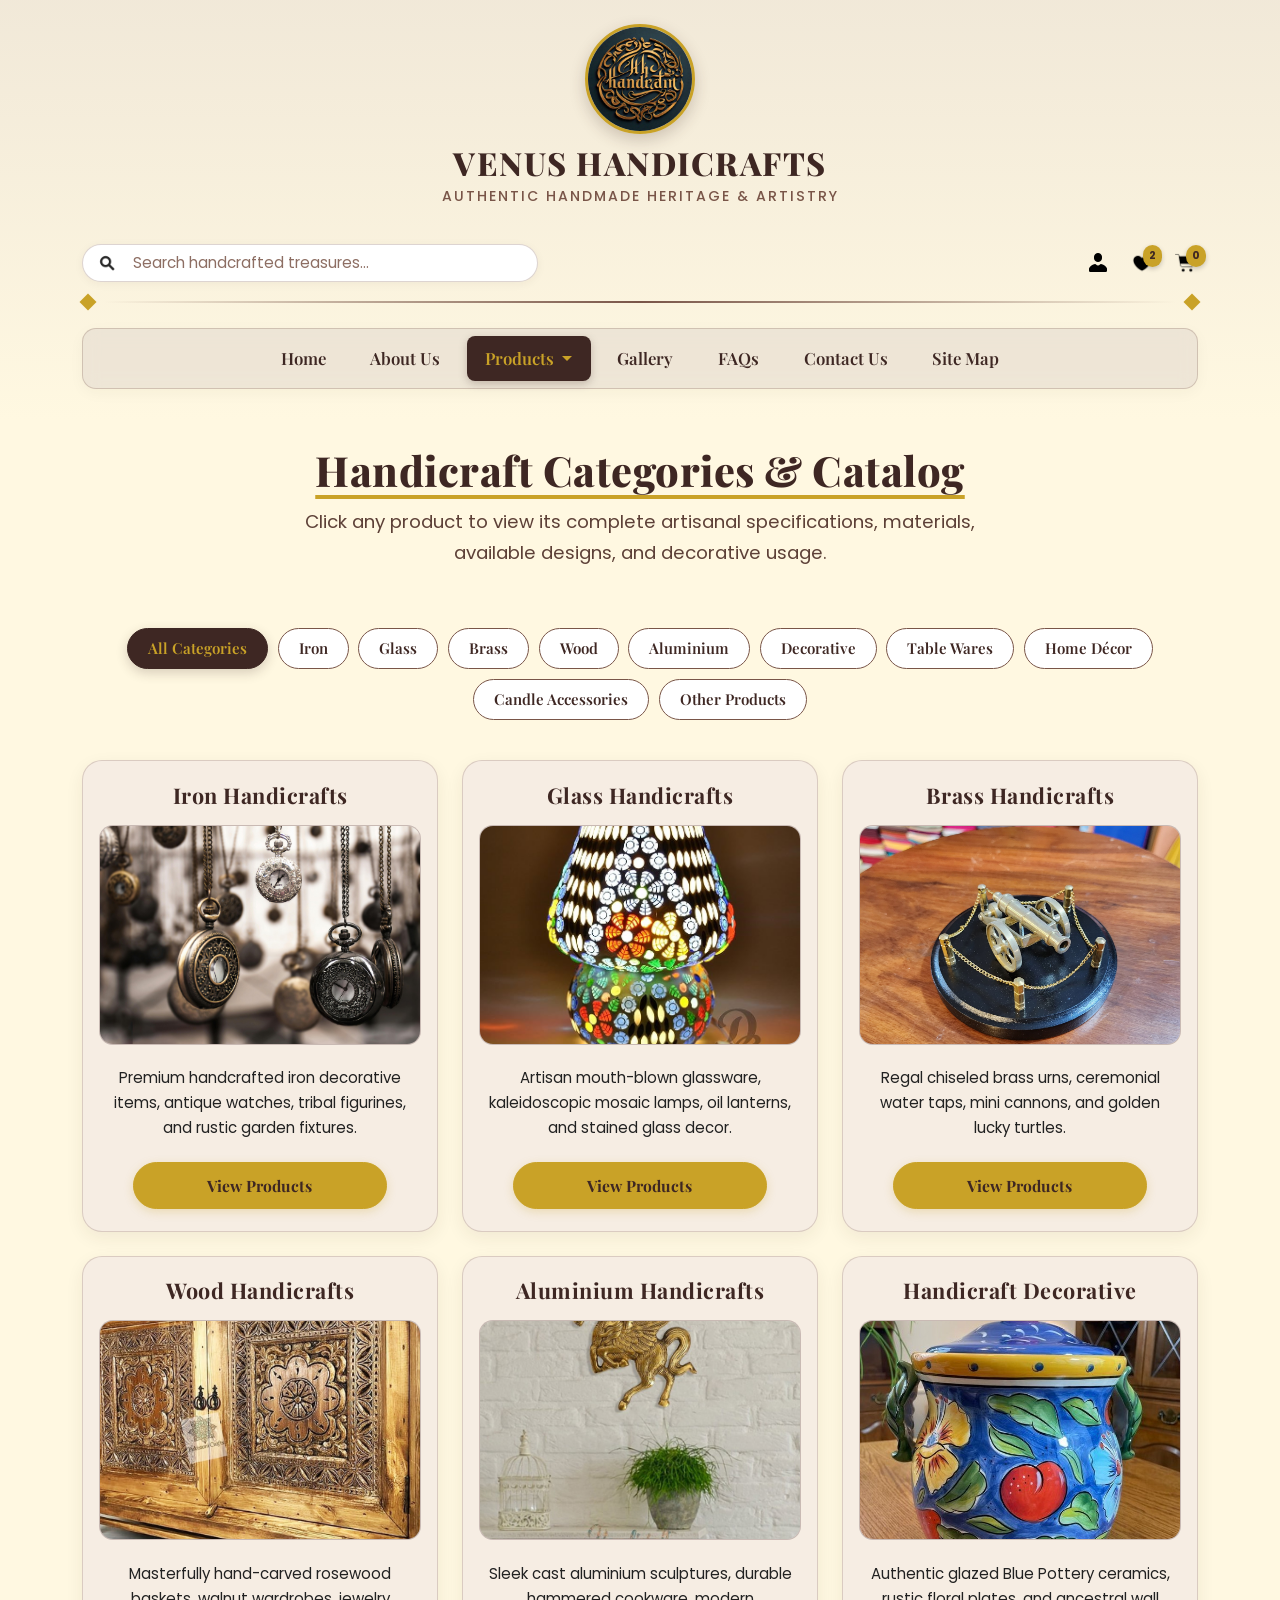
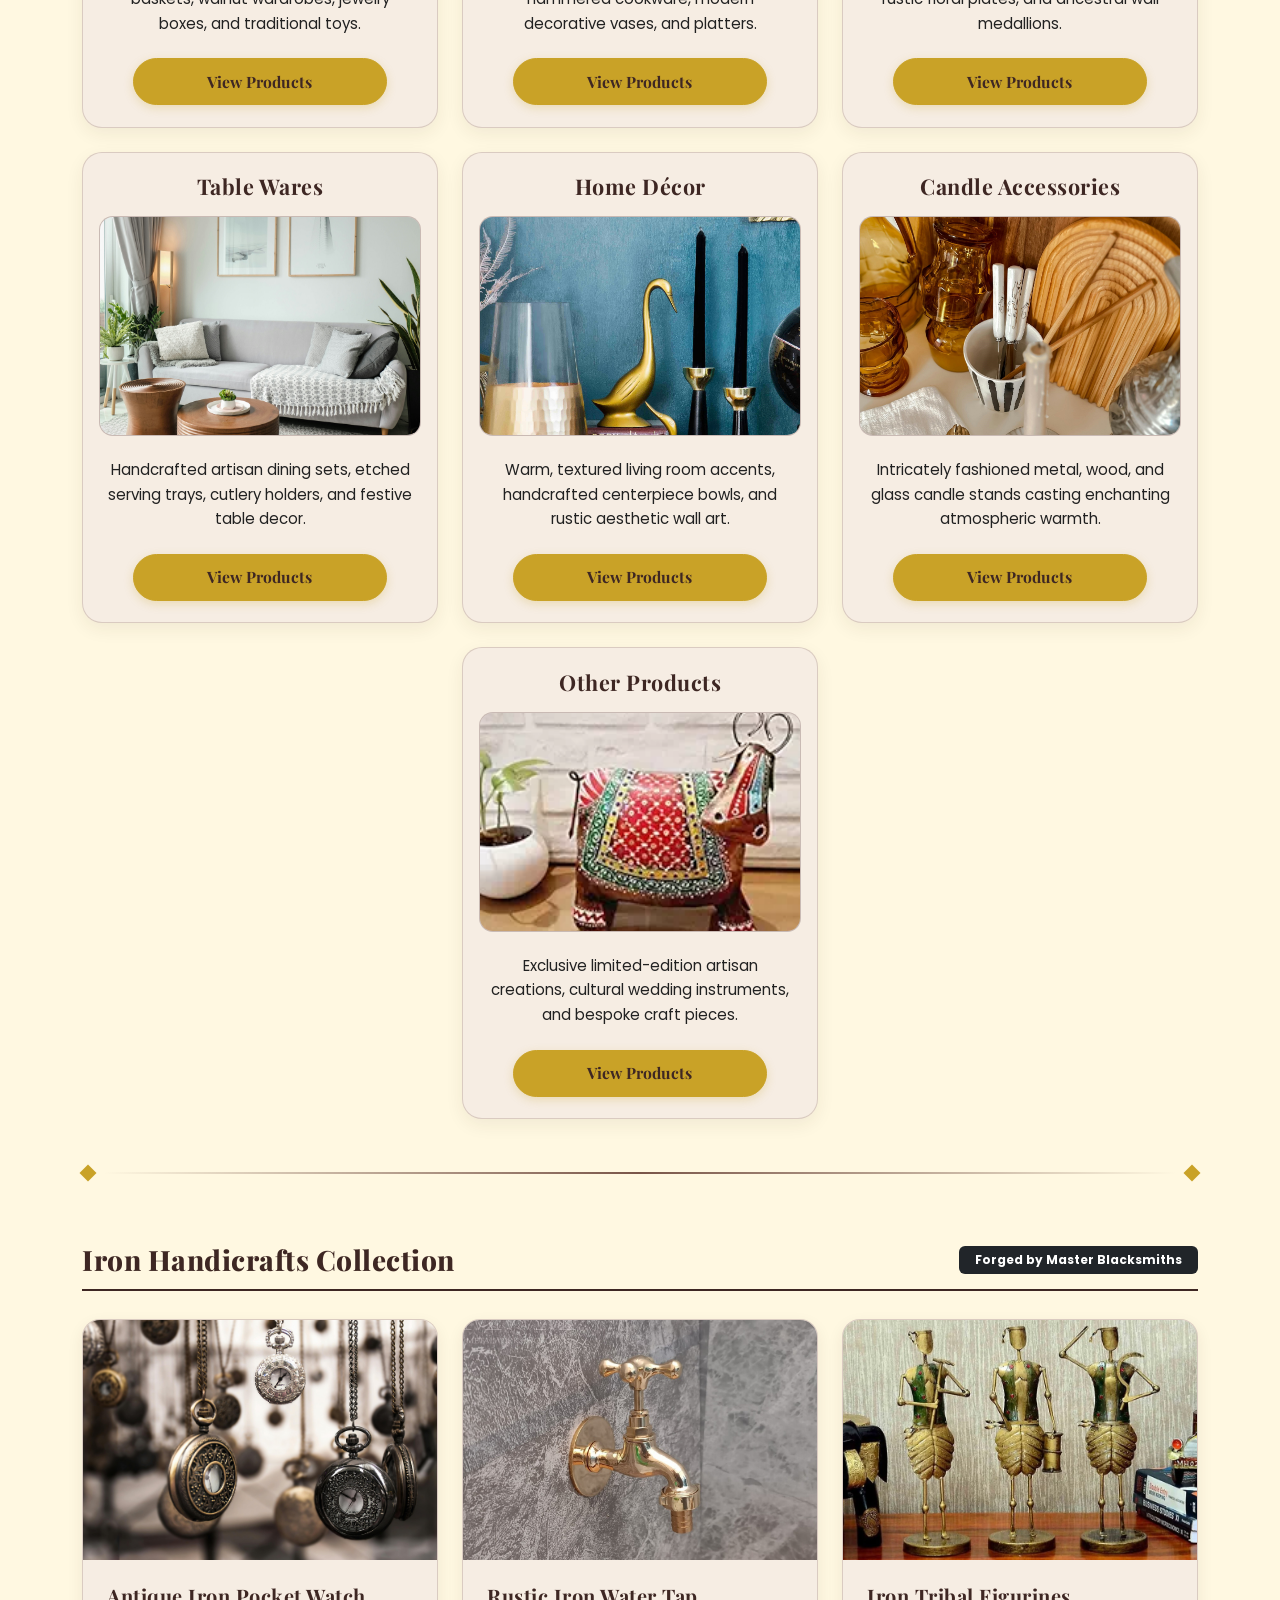
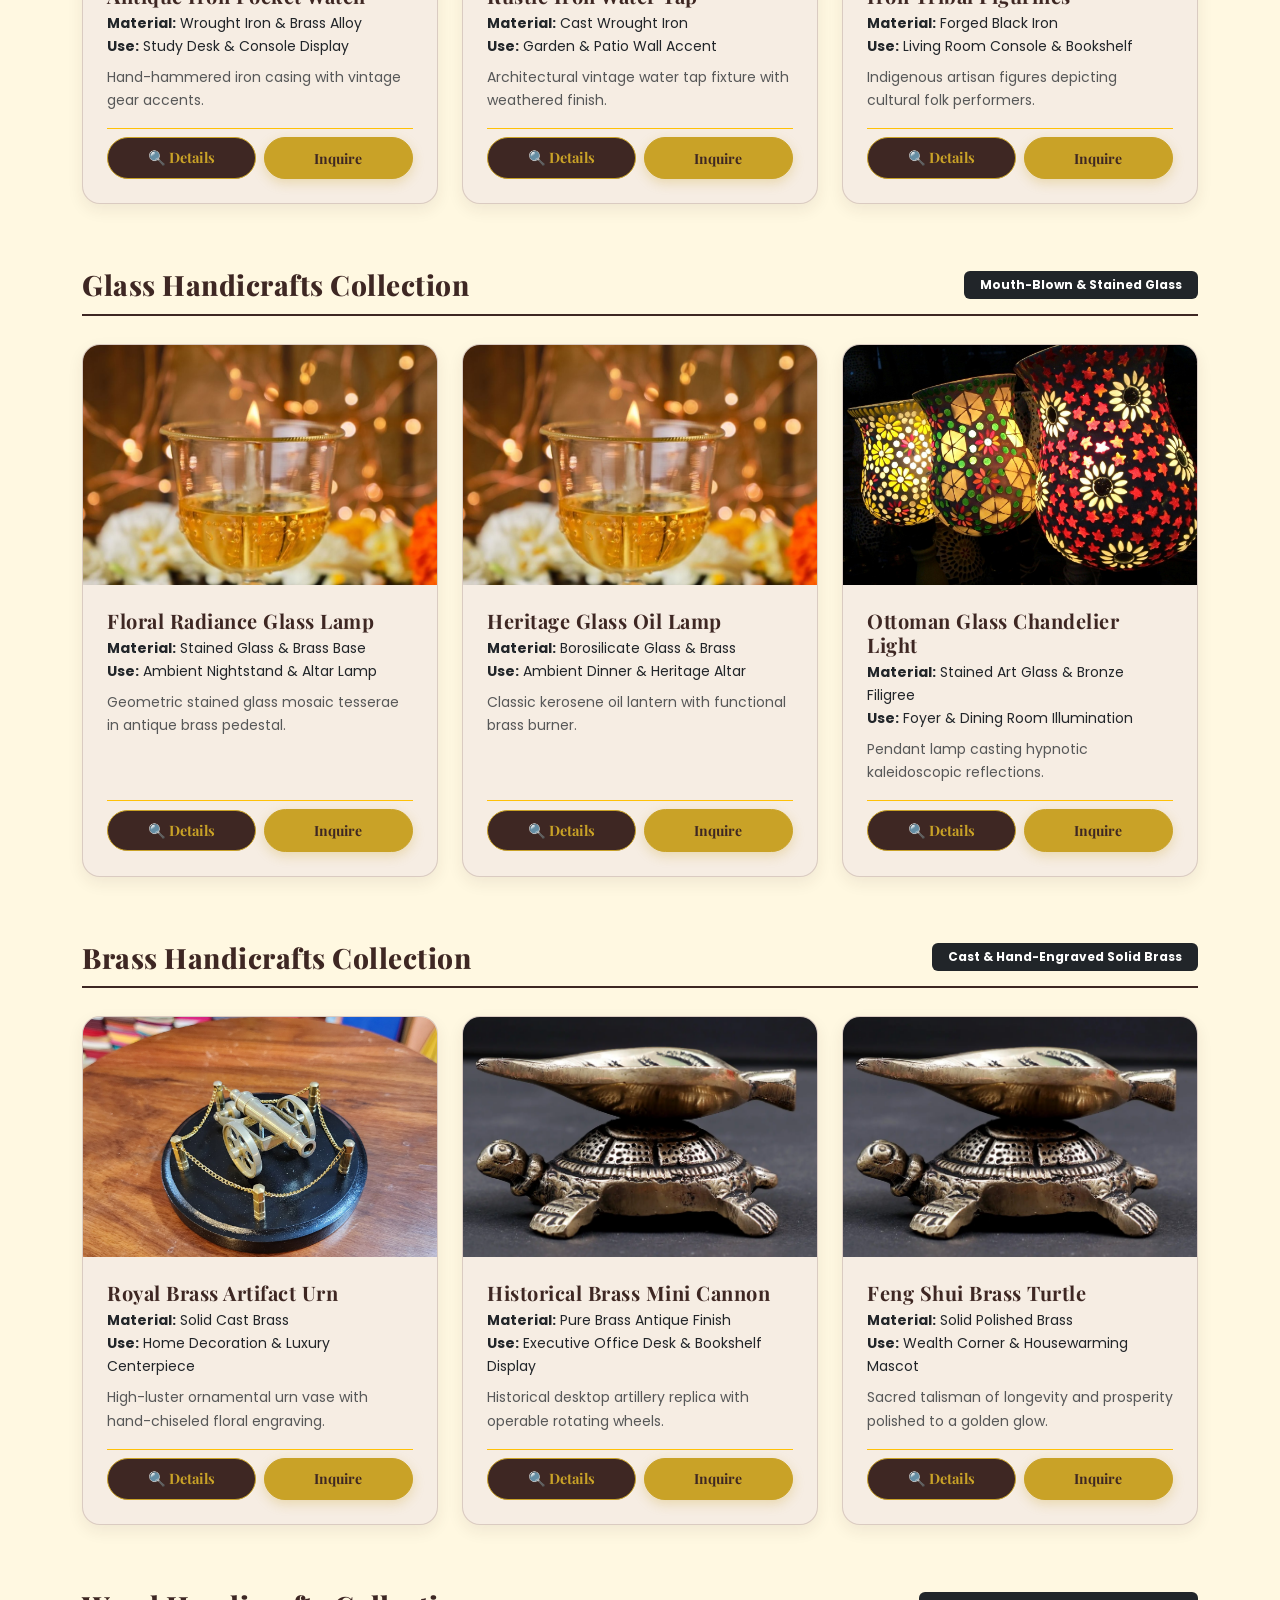
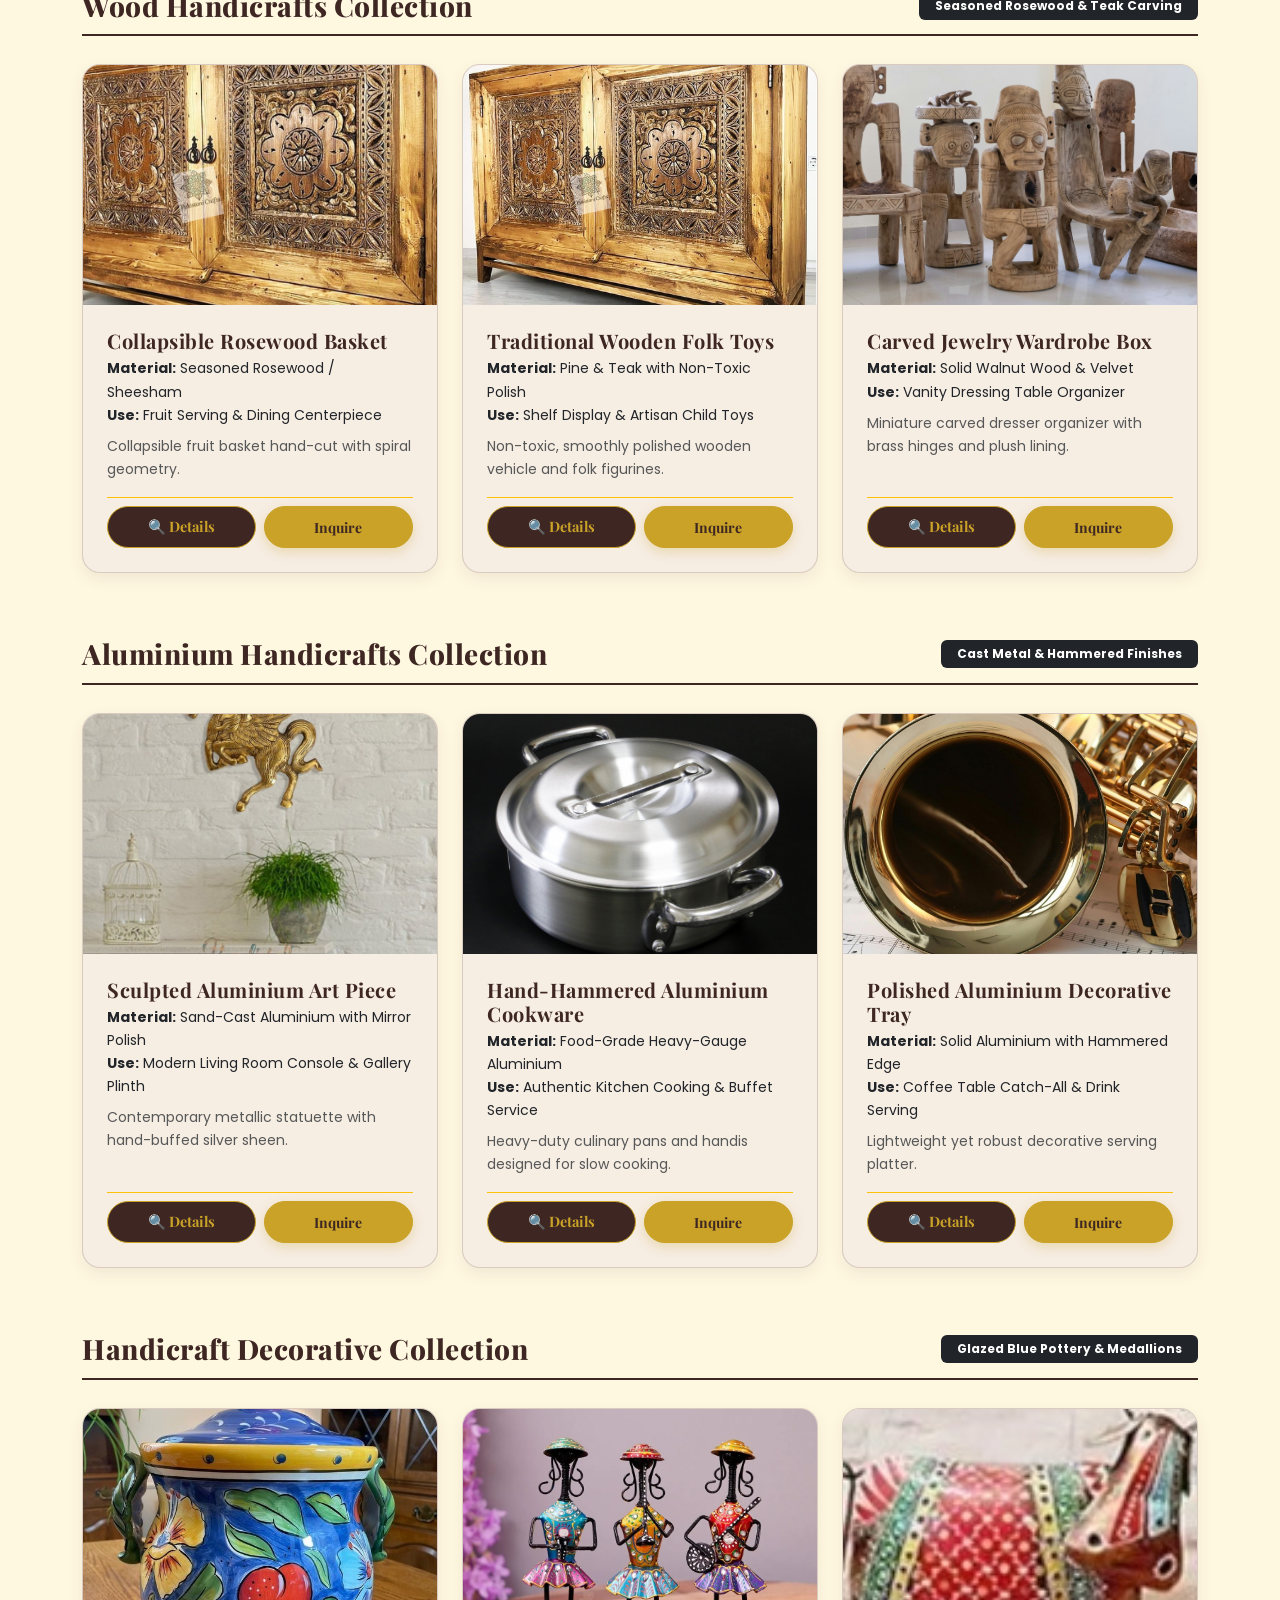
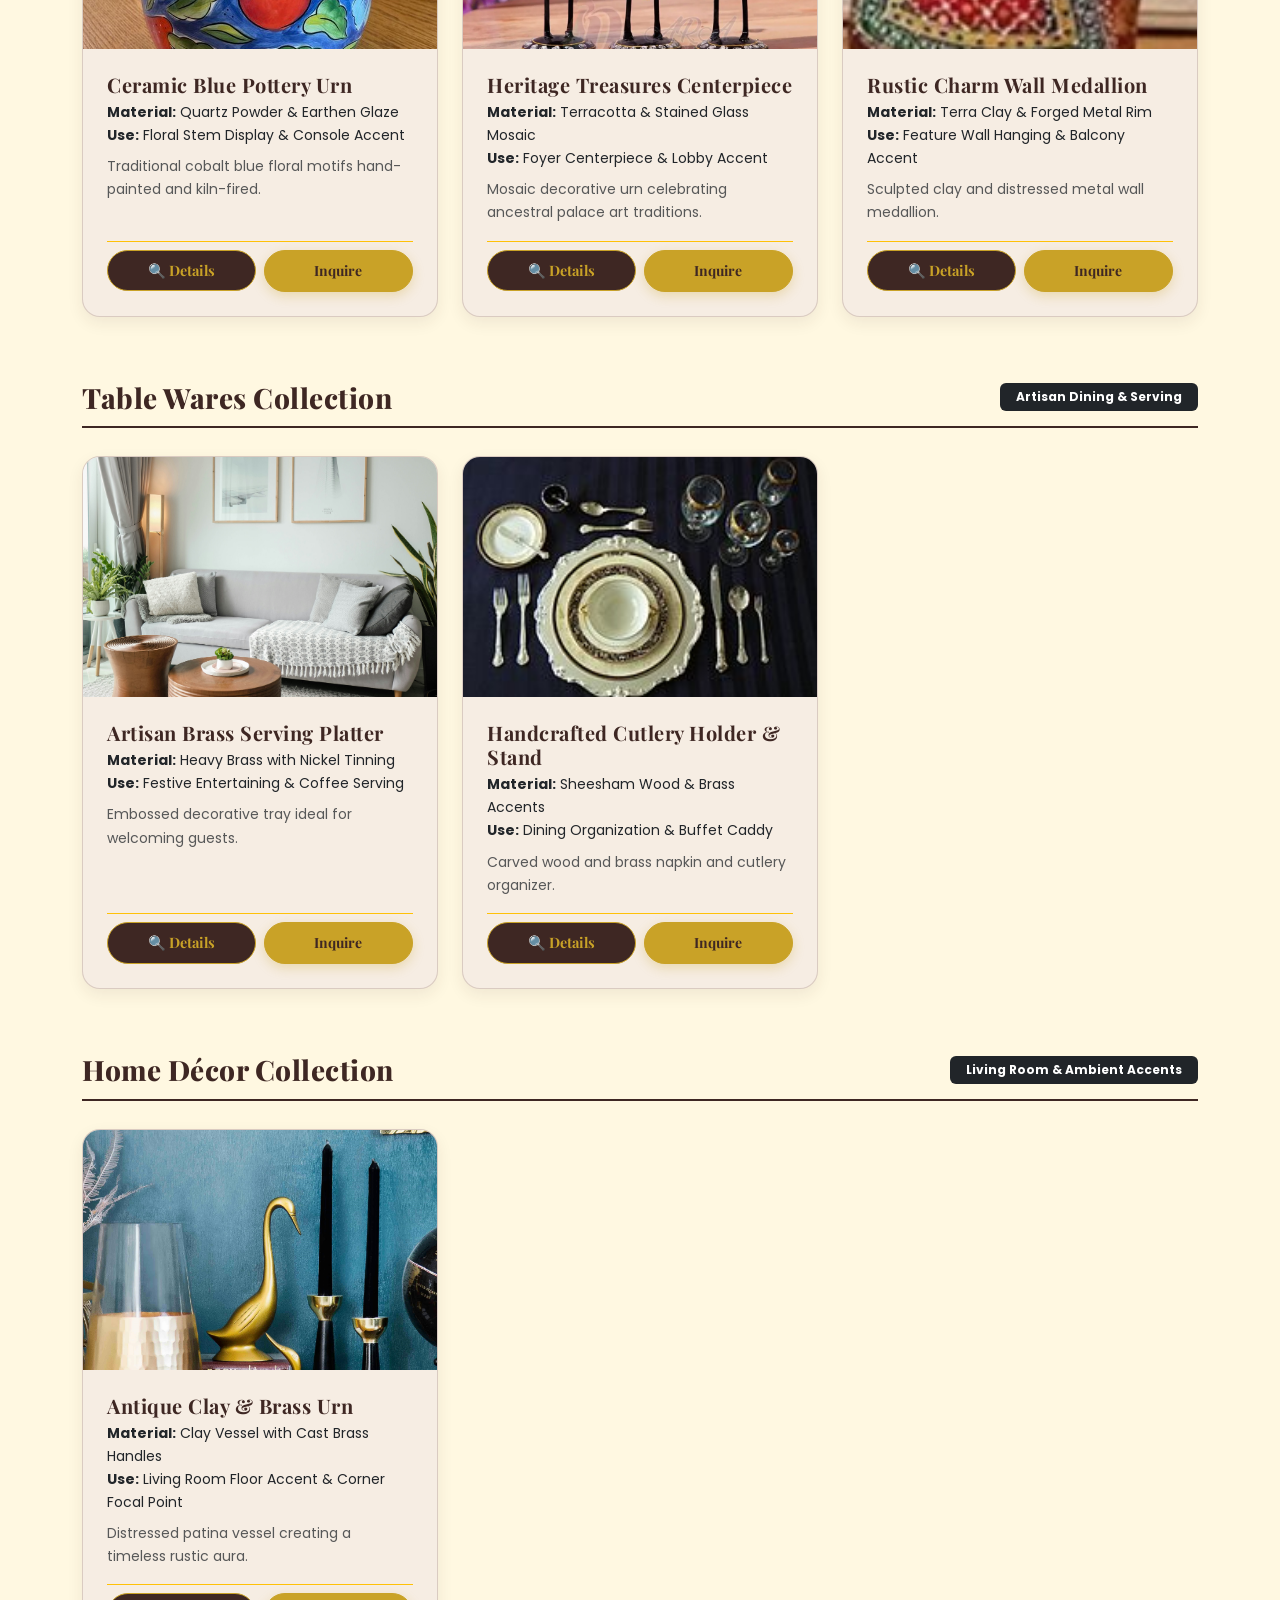
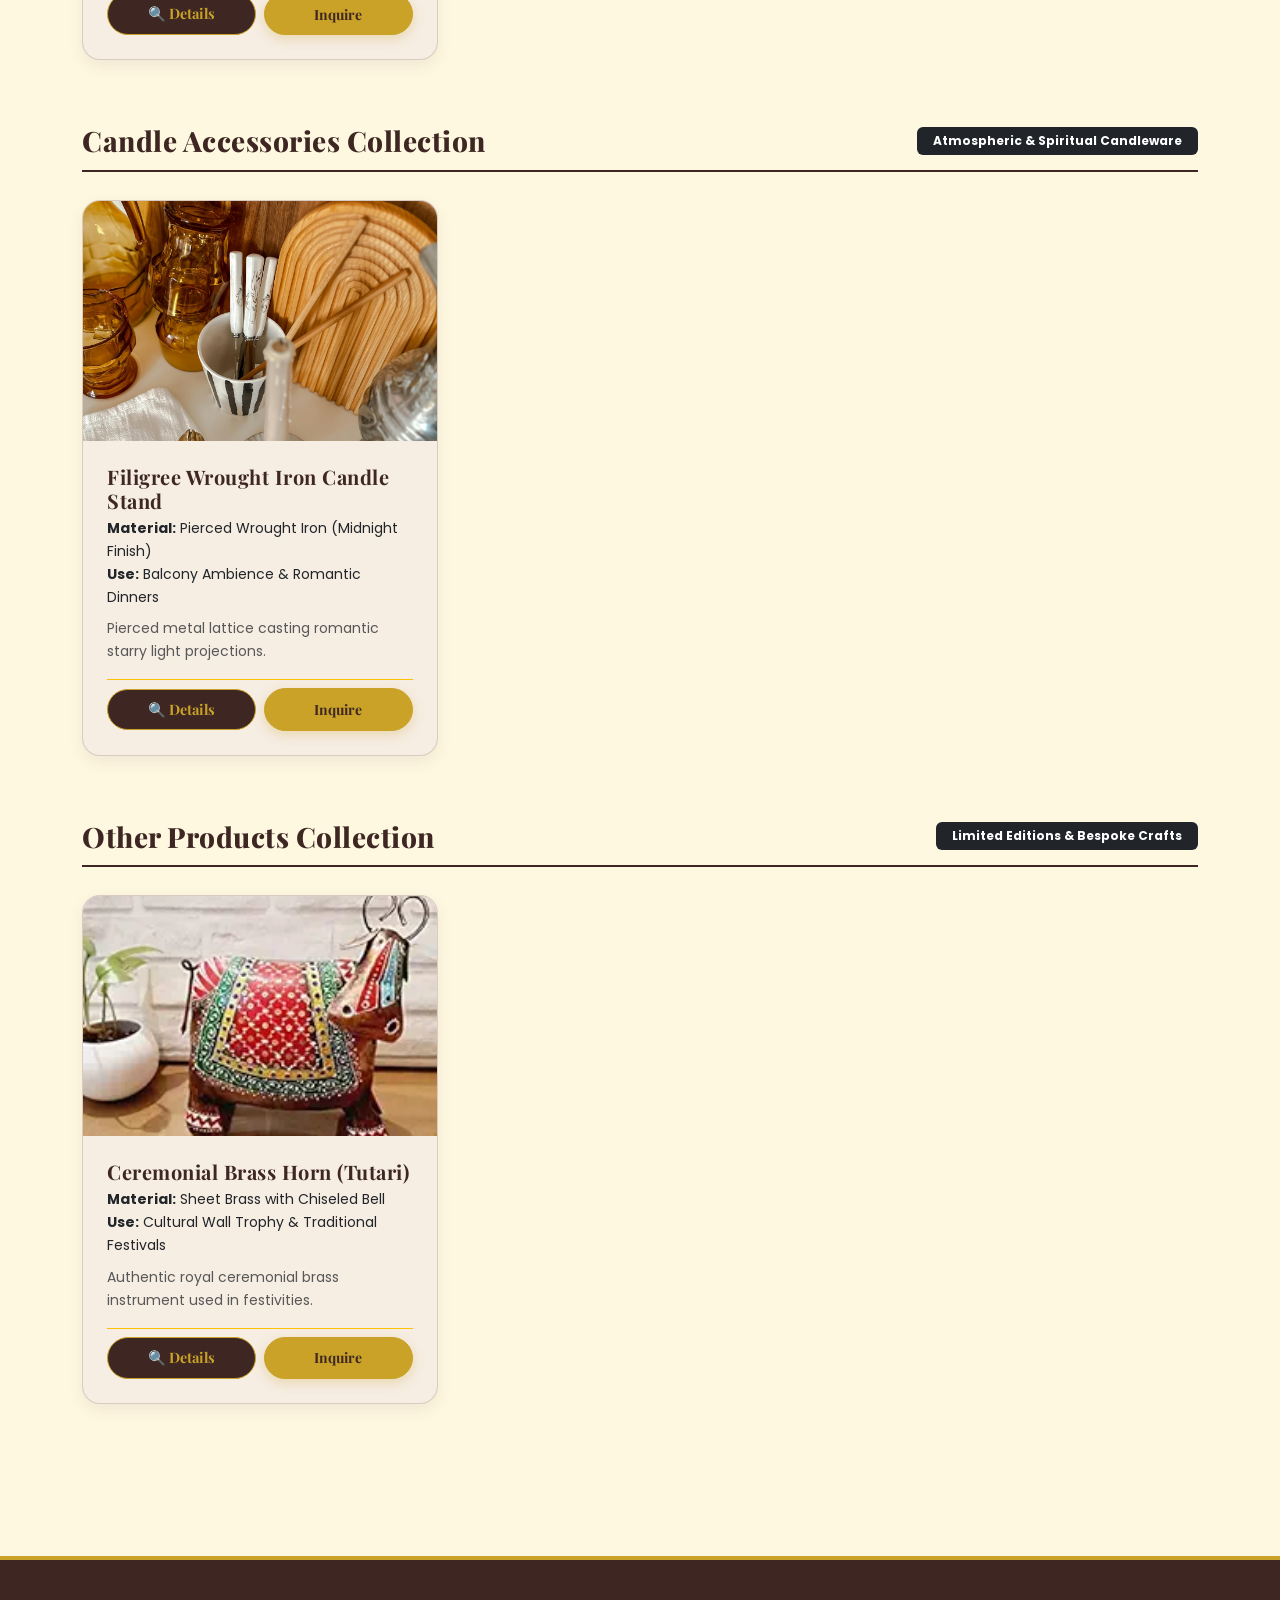
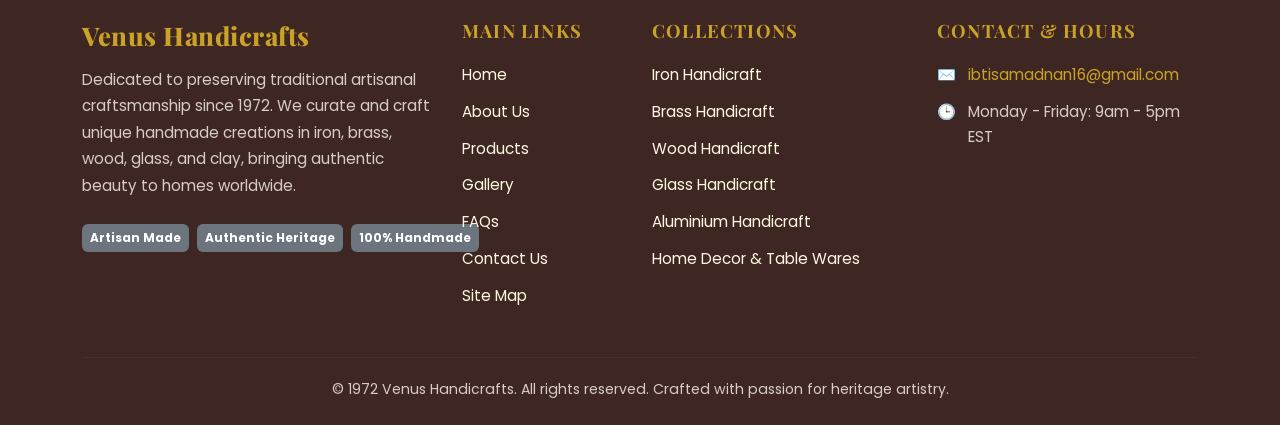
<file: products.html>
<!DOCTYPE html>
<html lang="en">
<head>
    <meta charset="UTF-8">
    <meta name="viewport" content="width=device-width, initial-scale=1.0">
    <title>Handicrafts Catalog & Product Details - Venus Handicrafts</title>
    
    <link rel="stylesheet" href="css/bootstrap.min.css">
    
    <link rel="preconnect" href="https://fonts.googleapis.com">
    <link rel="preconnect" href="https://fonts.gstatic.com" crossorigin>
    <link href="https://fonts.googleapis.com/css2?family=Montserrat:ital,wght@0,400;0,500;0,600;0,700;1,400&family=Playfair+Display:ital,wght@0,500;0,600;0,700;0,800;0,900;1,400;1,600&family=Poppins:ital,wght@0,300;0,400;0,500;0,600;0,700;1,400&display=swap" rel="stylesheet">
    
    <link rel="stylesheet" href="css/style.css">
</head>
<body>

    <header class="top-header">
        <div class="container">
            
            <div class="brand-logo-container text-center">
                <a href="index.html" class="brand-logo-link">
                    <img src="images/logo.jpg" alt="Venus Handicrafts Logo" class="brand-logo-img">
                    <h1 class="brand-title">Venus Handicrafts</h1>
                    <span class="brand-subtitle">Authentic Handmade Heritage & Artistry</span>
                </a>
            </div>

            <div class="row align-items-center top-action-bar justify-content-between g-3">
                <div class="col-12 col-md-6 col-lg-5">
                    <form id="siteSearchForm" class="search-container mx-auto mx-md-0" action="products.html" method="get">
                        <div class="input-group search-input-group">
                            <button type="submit" class="search-icon-btn" aria-label="Search">
                                <img src="images/icons8-search-25 (1).png" alt="Search" class="search-icon-img">
                            </button>
                            <input type="text" id="siteSearchInput" name="q" class="form-control search-input" placeholder="Search handcrafted treasures..." aria-label="Search products">
                        </div>
                    </form>
                </div>

                <div class="col-12 col-md-auto text-center text-md-end">
                    <div class="quick-action-icons justify-content-center justify-content-md-end">
                        <a href="contact.html" class="action-icon-link" title="My Account">
                            <img src="images/icons8-account-24.png" alt="Account" class="action-icon-img">
                        </a>
                        <a href="#" class="action-icon-link action-wishlist" title="Wishlist">
                            <img src="images/icons8-heart-25.png" alt="Wishlist" class="action-icon-img">
                            <span class="action-badge">2</span>
                        </a>
                        <a href="#" class="action-icon-link action-cart" title="Shopping Cart">
                            <img src="images/icons8-shop-25.png" alt="Cart" class="action-icon-img">
                            <span class="action-badge">0</span>
                        </a>
                    </div>
                </div>
            </div>

            <div class="hr-line-wrapper">
                <div class="hr-line">
                    <div class="diamond"></div>
                    <div class="line"></div>
                    <div class="diamond"></div>
                </div>
            </div>

            <nav class="navbar navbar-expand-lg main-navbar">
                <div class="container-fluid p-0">
                    <button class="navbar-toggler w-100 py-2 border-0" type="button" data-bs-toggle="collapse" data-bs-target="#mainNavbarNav" aria-controls="mainNavbarNav" aria-expanded="false" aria-label="Toggle navigation">
                        <span class="d-flex align-items-center justify-content-center gap-2 text-midnight fw-bold">
                            <span class="navbar-toggler-icon"></span> Navigation Menu
                        </span>
                    </button>
                    <div class="collapse navbar-collapse" id="mainNavbarNav">
                        <ul class="navbar-nav">
                            <li class="nav-item">
                                <a class="nav-link" href="index.html">Home</a>
                            </li>
                            <li class="nav-item">
                                <a class="nav-link" href="about.html">About Us</a>
                            </li>
                            <li class="nav-item dropdown">
                                <a class="nav-link active dropdown-toggle" href="products.html" role="button" data-bs-toggle="dropdown" aria-expanded="false">
                                    Products
                                </a>
                                <ul class="dropdown-menu">
                                    <li><a class="dropdown-item fw-bold border-bottom pb-2" href="products.html">All Products Overview</a></li>
                                    <li><a class="dropdown-item" href="#cat-iron">Iron Handicraft</a></li>
                                    <li><a class="dropdown-item" href="#cat-glass">Glass Handicraft</a></li>
                                    <li><a class="dropdown-item" href="#cat-brass">Brass Handicraft</a></li>
                                    <li><a class="dropdown-item" href="#cat-wood">Wood Handicraft</a></li>
                                    <li><a class="dropdown-item" href="#cat-aluminium">Aluminium Handicraft</a></li>
                                    <li><a class="dropdown-item" href="#cat-decorative">Decorative Handicraft</a></li>
                                    <li><a class="dropdown-item" href="#cat-tables">Table Wares</a></li>
                                    <li><a class="dropdown-item" href="#cat-decor">Home Decor</a></li>
                                    <li><a class="dropdown-item" href="#cat-candles">Candle Accessories</a></li>
                                    <li><a class="dropdown-item" href="#cat-other">Other Products</a></li>
                                </ul>
                            </li>
                            <li class="nav-item">
                                <a class="nav-link" href="gallery.html">Gallery</a>
                            </li>
                            <li class="nav-item">
                                <a class="nav-link" href="faq.html">FAQs</a>
                            </li>
                            <li class="nav-item">
                                <a class="nav-link" href="contact.html">Contact Us</a>
                            </li>
                            <li class="nav-item">
                                <a class="nav-link" href="sitemap.html">Site Map</a>
                            </li>
                        </ul>
                    </div>
                </div>
            </nav>
        </div>
    </header>

    <main class="container mb-5">
        
        <div class="page-header-banner">
            <h2 class="page-title">Handicraft Categories &amp; Catalog</h2>
            <p class="page-lead">Click any product to view its complete artisanal specifications, materials, available designs, and decorative usage.</p>
        </div>

        <div class="category-filter-nav">
            <button type="button" class="cat-filter-btn active" data-filter="all">All Categories</button>
            <button type="button" class="cat-filter-btn" data-filter="iron">Iron</button>
            <button type="button" class="cat-filter-btn" data-filter="glass">Glass</button>
            <button type="button" class="cat-filter-btn" data-filter="brass">Brass</button>
            <button type="button" class="cat-filter-btn" data-filter="wood">Wood</button>
            <button type="button" class="cat-filter-btn" data-filter="aluminium">Aluminium</button>
            <button type="button" class="cat-filter-btn" data-filter="decorative">Decorative</button>
            <button type="button" class="cat-filter-btn" data-filter="tables">Table Wares</button>
            <button type="button" class="cat-filter-btn" data-filter="decor">Home Décor</button>
            <button type="button" class="cat-filter-btn" data-filter="candles">Candle Accessories</button>
            <button type="button" class="cat-filter-btn" data-filter="other">Other Products</button>
        </div>

        <section class="mb-5">
            <div class="row g-4 justify-content-center">

                <div class="col-12 col-sm-12 col-md-6 col-lg-4 category-card-item" data-category="iron">
                    <div class="cat-showcase-card">
                        <div class="cat-card-header">
                            <h3 class="cat-card-title">Iron Handicrafts</h3>
                        </div>
                        <div class="cat-card-img-wrap">
                            <img src="images/1-Iron Handicraft/iron handicraft-1.jpg" alt="Iron Handicrafts">
                        </div>
                        <div class="cat-card-body">
                            <p class="cat-card-description">
                                Premium handcrafted iron decorative items, antique watches, tribal figurines, and rustic garden fixtures.
                            </p>
                            <a href="#cat-iron" class="cat-btn-view">View Products</a>
                        </div>
                    </div>
                </div>

                <div class="col-12 col-sm-12 col-md-6 col-lg-4 category-card-item" data-category="glass">
                    <div class="cat-showcase-card">
                        <div class="cat-card-header">
                            <h3 class="cat-card-title">Glass Handicrafts</h3>
                        </div>
                        <div class="cat-card-img-wrap">
                            <img src="images/Glass-Handicraft.jpg" alt="Glass Handicrafts">
                        </div>
                        <div class="cat-card-body">
                            <p class="cat-card-description">
                                Artisan mouth-blown glassware, kaleidoscopic mosaic lamps, oil lanterns, and stained glass decor.
                            </p>
                            <a href="#cat-glass" class="cat-btn-view">View Products</a>
                        </div>
                    </div>
                </div>

                <div class="col-12 col-sm-12 col-md-6 col-lg-4 category-card-item" data-category="brass">
                    <div class="cat-showcase-card">
                        <div class="cat-card-header">
                            <h3 class="cat-card-title">Brass Handicrafts</h3>
                        </div>
                        <div class="cat-card-img-wrap">
                            <img src="images/3-Brass Handicraft/brass handicraft-2.jpg" alt="Brass Handicrafts">
                        </div>
                        <div class="cat-card-body">
                            <p class="cat-card-description">
                                Regal chiseled brass urns, ceremonial water taps, mini cannons, and golden lucky turtles.
                            </p>
                            <a href="#cat-brass" class="cat-btn-view">View Products</a>
                        </div>
                    </div>
                </div>

                <div class="col-12 col-sm-12 col-md-6 col-lg-4 category-card-item" data-category="wood">
                    <div class="cat-showcase-card">
                        <div class="cat-card-header">
                            <h3 class="cat-card-title">Wood Handicrafts</h3>
                        </div>
                        <div class="cat-card-img-wrap">
                            <img src="images/wood handicraft-2.jpg" alt="Wood Handicrafts">
                        </div>
                        <div class="cat-card-body">
                            <p class="cat-card-description">
                                Masterfully hand-carved rosewood baskets, walnut wardrobes, jewelry boxes, and traditional toys.
                            </p>
                            <a href="#cat-wood" class="cat-btn-view">View Products</a>
                        </div>
                    </div>
                </div>

                <div class="col-12 col-sm-12 col-md-6 col-lg-4 category-card-item" data-category="aluminium">
                    <div class="cat-showcase-card">
                        <div class="cat-card-header">
                            <h3 class="cat-card-title">Aluminium Handicrafts</h3>
                        </div>
                        <div class="cat-card-img-wrap">
                            <img src="images/aluminium handicraft-2.jpg" alt="Aluminium Handicrafts">
                        </div>
                        <div class="cat-card-body">
                            <p class="cat-card-description">
                                Sleek cast aluminium sculptures, durable hammered cookware, modern decorative vases, and platters.
                            </p>
                            <a href="#cat-aluminium" class="cat-btn-view">View Products</a>
                        </div>
                    </div>
                </div>

                <div class="col-12 col-sm-12 col-md-6 col-lg-4 category-card-item" data-category="decorative">
                    <div class="cat-showcase-card">
                        <div class="cat-card-header">
                            <h3 class="cat-card-title">Handicraft Decorative</h3>
                        </div>
                        <div class="cat-card-img-wrap">
                            <img src="images/handicraft decorative-1000.jpeg" alt="Handicraft Decorative">
                        </div>
                        <div class="cat-card-body">
                            <p class="cat-card-description">
                                Authentic glazed Blue Pottery ceramics, rustic floral plates, and ancestral wall medallions.
                            </p>
                            <a href="#cat-decorative" class="cat-btn-view">View Products</a>
                        </div>
                    </div>
                </div>

                <div class="col-12 col-sm-12 col-md-6 col-lg-4 category-card-item" data-category="tables">
                    <div class="cat-showcase-card">
                        <div class="cat-card-header">
                            <h3 class="cat-card-title">Table Wares</h3>
                        </div>
                        <div class="cat-card-img-wrap">
                            <img src="images/Table wares.jpg" alt="Table Wares">
                        </div>
                        <div class="cat-card-body">
                            <p class="cat-card-description">
                                Handcrafted artisan dining sets, etched serving trays, cutlery holders, and festive table decor.
                            </p>
                            <a href="#cat-tables" class="cat-btn-view">View Products</a>
                        </div>
                    </div>
                </div>

                <div class="col-12 col-sm-12 col-md-6 col-lg-4 category-card-item" data-category="decor">
                    <div class="cat-showcase-card">
                        <div class="cat-card-header">
                            <h3 class="cat-card-title">Home Décor</h3>
                        </div>
                        <div class="cat-card-img-wrap">
                            <img src="images/home decore-1.jpg" alt="Home Décor">
                        </div>
                        <div class="cat-card-body">
                            <p class="cat-card-description">
                                Warm, textured living room accents, handcrafted centerpiece bowls, and rustic aesthetic wall art.
                            </p>
                            <a href="#cat-decor" class="cat-btn-view">View Products</a>
                        </div>
                    </div>
                </div>

                <div class="col-12 col-sm-12 col-md-6 col-lg-4 category-card-item" data-category="candles">
                    <div class="cat-showcase-card">
                        <div class="cat-card-header">
                            <h3 class="cat-card-title">Candle Accessories</h3>
                        </div>
                        <div class="cat-card-img-wrap">
                            <img src="images/candle accessories-1.jpg" alt="Candle Accessories">
                        </div>
                        <div class="cat-card-body">
                            <p class="cat-card-description">
                                Intricately fashioned metal, wood, and glass candle stands casting enchanting atmospheric warmth.
                            </p>
                            <a href="#cat-candles" class="cat-btn-view">View Products</a>
                        </div>
                    </div>
                </div>

                <div class="col-12 col-sm-12 col-md-6 col-lg-4 category-card-item" data-category="other">
                    <div class="cat-showcase-card">
                        <div class="cat-card-header">
                            <h3 class="cat-card-title">Other Products</h3>
                        </div>
                        <div class="cat-card-img-wrap">
                            <img src="images/Decorative-Handicraft.2.jpg" alt="Other Products">
                        </div>
                        <div class="cat-card-body">
                            <p class="cat-card-description">
                                Exclusive limited-edition artisan creations, cultural wedding instruments, and bespoke craft pieces.
                            </p>
                            <a href="#cat-other" class="cat-btn-view">View Products</a>
                        </div>
                    </div>
                </div>

            </div>
        </section>

        <div class="hr-line-wrapper my-5">
            <div class="hr-line">
                <div class="diamond"></div>
                <div class="line"></div>
                <div class="diamond"></div>
            </div>
        </div>

        <section id="cat-iron" class="mb-5 pt-3">
            <div class="category-detail-header">
                <h3>Iron Handicrafts Collection</h3>
                <span class="badge bg-dark px-3 py-2">Forged by Master Blacksmiths</span>
            </div>
            <div class="row g-4">
                
                <div class="col-12 col-sm-12 col-md-6 col-lg-4">
                    <div class="product-card-featured h-100 d-flex flex-column">
                        <div class="product-card-img-wrap">
                            <img src="images/1-Iron Handicraft/iron handicraft-1.jpg" alt="Antique Watches">
                        </div>
                        <div class="p-4 d-flex flex-column flex-grow-1">
                            <h4 class="fw-bold fs-5 mb-1">Antique Iron Pocket Watch</h4>
                            <div class="small mb-2 text-dark">
                                <div><strong>Material:</strong> Wrought Iron &amp; Brass Alloy</div>
                                <div><strong>Use:</strong> Study Desk &amp; Console Display</div>
                            </div>
                            <p class="small text-muted mb-3 flex-grow-1">Hand-hammered iron casing with vintage gear accents.</p>
                            <div class="d-flex align-items-center justify-content-between mt-auto pt-2 border-top border-warning gap-2">
                                <button type="button" class="btn-open-detail w-50"
                                    data-name="Antique Iron Pocket Watch"
                                    data-category="Iron Handicrafts"
                                    data-material="Wrought Iron &amp; Brass Gear Alloy"
                                    data-desc="Hand-hammered iron casing with vintage gear accents, meticulously forged by master blacksmiths to preserve ancestral watchmaking aesthetics."
                                    data-designs="Classic Roman Dial, Steampunk Gears, Minimalist Vintage"
                                    data-usage="Desktop Ornament, Study Room Decor, Collector's Antique Showcase"
                                    data-img="images/1-Iron Handicraft/iron handicraft-1.jpg">
                                    🔍 Details
                                </button>
                                <a href="contact.html" class="btn btn-sm btn-handicraft-primary w-50 text-center">Inquire</a>
                            </div>
                        </div>
                    </div>
                </div>

                <div class="col-12 col-sm-12 col-md-6 col-lg-4">
                    <div class="product-card-featured h-100 d-flex flex-column">
                        <div class="product-card-img-wrap">
                            <img src="images/iron handicraft-2.jpg" alt="Iron Water Tap">
                        </div>
                        <div class="p-4 d-flex flex-column flex-grow-1">
                            <h4 class="fw-bold fs-5 mb-1">Rustic Iron Water Tap</h4>
                            <div class="small mb-2 text-dark">
                                <div><strong>Material:</strong> Cast Wrought Iron</div>
                                <div><strong>Use:</strong> Garden &amp; Patio Wall Accent</div>
                            </div>
                            <p class="small text-muted mb-3 flex-grow-1">Architectural vintage water tap fixture with weathered finish.</p>
                            <div class="d-flex align-items-center justify-content-between mt-auto pt-2 border-top border-warning gap-2">
                                <button type="button" class="btn-open-detail w-50"
                                    data-name="Rustic Iron Water Tap"
                                    data-category="Iron Handicrafts"
                                    data-material="Heavy Cast Wrought Iron with Weatherproof Coating"
                                    data-desc="Architectural ornamental water faucet handcrafted with floral relief and antique textured patina for courtyards and terraces."
                                    data-designs="Antique Floral Spout, Lion Head Relief, Rustic Minimalist"
                                    data-usage="Garden Water Feature, Patio Wall Accent, Vintage Bathroom Fixture"
                                    data-img="images/iron handicraft-2.jpg">
                                    🔍 Details
                                </button>
                                <a href="contact.html" class="btn btn-sm btn-handicraft-primary w-50 text-center">Inquire</a>
                            </div>
                        </div>
                    </div>
                </div>

                <div class="col-12 col-sm-12 col-md-6 col-lg-4">
                    <div class="product-card-featured h-100 d-flex flex-column">
                        <div class="product-card-img-wrap">
                            <img src="images/iron handicraft-3-jpg.jpg" alt="Tribal Figurines">
                        </div>
                        <div class="p-4 d-flex flex-column flex-grow-1">
                            <h4 class="fw-bold fs-5 mb-1">Iron Tribal Figurines</h4>
                            <div class="small mb-2 text-dark">
                                <div><strong>Material:</strong> Forged Black Iron</div>
                                <div><strong>Use:</strong> Living Room Console &amp; Bookshelf</div>
                            </div>
                            <p class="small text-muted mb-3 flex-grow-1">Indigenous artisan figures depicting cultural folk performers.</p>
                            <div class="d-flex align-items-center justify-content-between mt-auto pt-2 border-top border-warning gap-2">
                                <button type="button" class="btn-open-detail w-50"
                                    data-name="Iron Tribal Figurines"
                                    data-category="Iron Handicrafts"
                                    data-material="Hand-Welded Forged Black Iron"
                                    data-desc="Indigenous artisan figures depicting cultural dancers and musicians with traditional instruments, hand-welded using age-old tribal folk techniques."
                                    data-designs="Flute Player, Village Dancer, Folk Drummer"
                                    data-usage="Bookshelf Accents, Living Room Console Decor, Cultural Gift"
                                    data-img="images/iron handicraft-3-jpg.jpg">
                                    🔍 Details
                                </button>
                                <a href="contact.html" class="btn btn-sm btn-handicraft-primary w-50 text-center">Inquire</a>
                            </div>
                        </div>
                    </div>
                </div>
            </div>
        </section>

        <section id="cat-glass" class="mb-5 pt-3">
            <div class="category-detail-header">
                <h3>Glass Handicrafts Collection</h3>
                <span class="badge bg-dark px-3 py-2">Mouth-Blown &amp; Stained Glass</span>
            </div>
            <div class="row g-4">
                
                <div class="col-12 col-sm-12 col-md-6 col-lg-4">
                    <div class="product-card-featured h-100 d-flex flex-column">
                        <div class="product-card-img-wrap">
                            <img src="images/glass handicraft-4.jpg" alt="Mosaic Table Lamp">
                        </div>
                        <div class="p-4 d-flex flex-column flex-grow-1">
                            <h4 class="fw-bold fs-5 mb-1">Floral Radiance Glass Lamp</h4>
                            <div class="small mb-2 text-dark">
                                <div><strong>Material:</strong> Stained Glass &amp; Brass Base</div>
                                <div><strong>Use:</strong> Ambient Nightstand &amp; Altar Lamp</div>
                            </div>
                            <p class="small text-muted mb-3 flex-grow-1">Geometric stained glass mosaic tesserae in antique brass pedestal.</p>
                            <div class="d-flex align-items-center justify-content-between mt-auto pt-2 border-top border-warning gap-2">
                                <button type="button" class="btn-open-detail w-50"
                                    data-name="Floral Radiance Glass Lamp"
                                    data-category="Glass Handicrafts"
                                    data-material="Hand-Cut Stained Glass &amp; Antiqued Brass Pedestal"
                                    data-desc="Turkish mosaic-style lamp fitted with hand-pieced kaleidoscopic glass tesserae that cast magical warm reflections in dimly lit spaces."
                                    data-designs="Amber Glow, Emerald Garden, Multicolored Mosaic"
                                    data-usage="Bedside Ambient Lamp, Living Room Corner Lighting, Spiritual Altars"
                                    data-img="images/glass handicraft-4.jpg">
                                    🔍 Details
                                </button>
                                <a href="contact.html" class="btn btn-sm btn-handicraft-primary w-50 text-center">Inquire</a>
                            </div>
                        </div>
                    </div>
                </div>

                <div class="col-12 col-sm-12 col-md-6 col-lg-4">
                    <div class="product-card-featured h-100 d-flex flex-column">
                        <div class="product-card-img-wrap">
                            <img src="images/glass handicraft-8.jpg" alt="Vintage Oil Lantern">
                        </div>
                        <div class="p-4 d-flex flex-column flex-grow-1">
                            <h4 class="fw-bold fs-5 mb-1">Heritage Glass Oil Lamp</h4>
                            <div class="small mb-2 text-dark">
                                <div><strong>Material:</strong> Borosilicate Glass &amp; Brass</div>
                                <div><strong>Use:</strong> Ambient Dinner &amp; Heritage Altar</div>
                            </div>
                            <p class="small text-muted mb-3 flex-grow-1">Classic kerosene oil lantern with functional brass burner.</p>
                            <div class="d-flex align-items-center justify-content-between mt-auto pt-2 border-top border-warning gap-2">
                                <button type="button" class="btn-open-detail w-50"
                                    data-name="Heritage Glass Oil Lamp"
                                    data-category="Glass Handicrafts"
                                    data-material="Hand-Blown Borosilicate Glass &amp; Brass Burner"
                                    data-desc="Classic functional kerosene oil lantern with decorative brass burner mechanism and ribbed glass reservoir."
                                    data-designs="Clear Vintage Ribbed, Frosted Antique, Amber Tinted"
                                    data-usage="Ambient Dinner Lighting, Patio Lantern, Heritage Display"
                                    data-img="images/glass handicraft-8.jpg">
                                    🔍 Details
                                </button>
                                <a href="contact.html" class="btn btn-sm btn-handicraft-primary w-50 text-center">Inquire</a>
                            </div>
                        </div>
                    </div>
                </div>

                <div class="col-12 col-sm-12 col-md-6 col-lg-4">
                    <div class="product-card-featured h-100 d-flex flex-column">
                        <div class="product-card-img-wrap">
                            <img src="images/2-Glass Handicraft/glass handicraft-1.jpg" alt="Ottoman Stained Lamp">
                        </div>
                        <div class="p-4 d-flex flex-column flex-grow-1">
                            <h4 class="fw-bold fs-5 mb-1">Ottoman Glass Chandelier Light</h4>
                            <div class="small mb-2 text-dark">
                                <div><strong>Material:</strong> Stained Art Glass &amp; Bronze Filigree</div>
                                <div><strong>Use:</strong> Foyer &amp; Dining Room Illumination</div>
                            </div>
                            <p class="small text-muted mb-3 flex-grow-1">Pendant lamp casting hypnotic kaleidoscopic reflections.</p>
                            <div class="d-flex align-items-center justify-content-between mt-auto pt-2 border-top border-warning gap-2">
                                <button type="button" class="btn-open-detail w-50"
                                    data-name="Ottoman Glass Chandelier Light"
                                    data-category="Glass Handicrafts"
                                    data-material="Stained Art Glass &amp; Antique Bronze Filigree Chain"
                                    data-desc="Hanging pendant lamp casting warm hypnotic kaleidoscopic shadows across ceilings and hallways."
                                    data-designs="Single Globe Pendant, 3-Tier Chandelier, Starburst Mosaic"
                                    data-usage="Dining Area Chandelier, Hallway Accent Light, Foyer Illumination"
                                    data-img="images/2-Glass Handicraft/glass handicraft-1.jpg">
                                    🔍 Details
                                </button>
                                <a href="contact.html" class="btn btn-sm btn-handicraft-primary w-50 text-center">Inquire</a>
                            </div>
                        </div>
                    </div>
                </div>
            </div>
        </section>

        <section id="cat-brass" class="mb-5 pt-3">
            <div class="category-detail-header">
                <h3>Brass Handicrafts Collection</h3>
                <span class="badge bg-dark px-3 py-2">Cast &amp; Hand-Engraved Solid Brass</span>
            </div>
            <div class="row g-4">
                
                <div class="col-12 col-sm-12 col-md-6 col-lg-4">
                    <div class="product-card-featured h-100 d-flex flex-column">
                        <div class="product-card-img-wrap">
                            <img src="images/3-Brass Handicraft/brass handicraft-2.jpg" alt="Brass Artifact Urn">
                        </div>
                        <div class="p-4 d-flex flex-column flex-grow-1">
                            <h4 class="fw-bold fs-5 mb-1">Royal Brass Artifact Urn</h4>
                            <div class="small mb-2 text-dark">
                                <div><strong>Material:</strong> Solid Cast Brass</div>
                                <div><strong>Use:</strong> Home Decoration &amp; Luxury Centerpiece</div>
                            </div>
                            <p class="small text-muted mb-3 flex-grow-1">High-luster ornamental urn vase with hand-chiseled floral engraving.</p>
                            <div class="d-flex align-items-center justify-content-between mt-auto pt-2 border-top border-warning gap-2">
                                <button type="button" class="btn-open-detail w-50"
                                    data-name="Decorative Brass Vase / Urn"
                                    data-category="Brass Handicrafts"
                                    data-material="Solid Cast Brass"
                                    data-desc="High-luster ornamental urn vase with hand-chiseled motifs dating back to royal court designs, polished to an enduring golden glow."
                                    data-designs="Royal Peacock Etching, Traditional Paisley, Geometric Arabesque"
                                    data-usage="Home Decoration, Luxury Centerpiece, Traditional Wedding Favor"
                                    data-img="images/3-Brass Handicraft/brass handicraft-2.jpg">
                                    🔍 Details
                                </button>
                                <a href="contact.html" class="btn btn-sm btn-handicraft-primary w-50 text-center">Inquire</a>
                            </div>
                        </div>
                    </div>
                </div>

                <div class="col-12 col-sm-12 col-md-6 col-lg-4">
                    <div class="product-card-featured h-100 d-flex flex-column">
                        <div class="product-card-img-wrap">
                            <img src="images/brass handicraft-4.jpg" alt="Brass Mini Cannon">
                        </div>
                        <div class="p-4 d-flex flex-column flex-grow-1">
                            <h4 class="fw-bold fs-5 mb-1">Historical Brass Mini Cannon</h4>
                            <div class="small mb-2 text-dark">
                                <div><strong>Material:</strong> Pure Brass Antique Finish</div>
                                <div><strong>Use:</strong> Executive Office Desk &amp; Bookshelf Display</div>
                            </div>
                            <p class="small text-muted mb-3 flex-grow-1">Historical desktop artillery replica with operable rotating wheels.</p>
                            <div class="d-flex align-items-center justify-content-between mt-auto pt-2 border-top border-warning gap-2">
                                <button type="button" class="btn-open-detail w-50"
                                    data-name="Historical Brass Mini Cannon"
                                    data-category="Brass Handicrafts"
                                    data-material="Pure Brass with Antique Finish"
                                    data-desc="Meticulously detailed historical desktop artillery replica with hand-carved carriage and operable rotating wheels."
                                    data-designs="Imperial Carriage, Battlefield Antique, Polished Golden"
                                    data-usage="Executive Office Desk Display, Bookshelf Ornament, Collector's Souvenir"
                                    data-img="images/brass handicraft-4.jpg">
                                    🔍 Details
                                </button>
                                <a href="contact.html" class="btn btn-sm btn-handicraft-primary w-50 text-center">Inquire</a>
                            </div>
                        </div>
                    </div>
                </div>

                <div class="col-12 col-sm-12 col-md-6 col-lg-4">
                    <div class="product-card-featured h-100 d-flex flex-column">
                        <div class="product-card-img-wrap">
                            <img src="images/brass handicraft-5.jpg" alt="Brass Turtle">
                        </div>
                        <div class="p-4 d-flex flex-column flex-grow-1">
                            <h4 class="fw-bold fs-5 mb-1">Feng Shui Brass Turtle</h4>
                            <div class="small mb-2 text-dark">
                                <div><strong>Material:</strong> Solid Polished Brass</div>
                                <div><strong>Use:</strong> Wealth Corner &amp; Housewarming Mascot</div>
                            </div>
                            <p class="small text-muted mb-3 flex-grow-1">Sacred talisman of longevity and prosperity polished to a golden glow.</p>
                            <div class="d-flex align-items-center justify-content-between mt-auto pt-2 border-top border-warning gap-2">
                                <button type="button" class="btn-open-detail w-50"
                                    data-name="Feng Shui Golden Brass Turtle"
                                    data-category="Brass Handicrafts"
                                    data-material="Solid Polished Brass"
                                    data-desc="Sacred talisman symbolizing longevity, wealth stability, and positive energy flow in traditional Vastu and Feng Shui principles."
                                    data-designs="Traditional Shell Engraved, Dragon Turtle Variant, Mini Plate Pair"
                                    data-usage="Living Room Wealth Corner, Office Table Mascot, Housewarming Gift"
                                    data-img="images/brass handicraft-5.jpg">
                                    🔍 Details
                                </button>
                                <a href="contact.html" class="btn btn-sm btn-handicraft-primary w-50 text-center">Inquire</a>
                            </div>
                        </div>
                    </div>
                </div>
            </div>
        </section>

        <section id="cat-wood" class="mb-5 pt-3">
            <div class="category-detail-header">
                <h3>Wood Handicrafts Collection</h3>
                <span class="badge bg-dark px-3 py-2">Seasoned Rosewood &amp; Teak Carving</span>
            </div>
            <div class="row g-4">
                
                <div class="col-12 col-sm-12 col-md-6 col-lg-4">
                    <div class="product-card-featured h-100 d-flex flex-column">
                        <div class="product-card-img-wrap">
                            <img src="images/wood handicraft-2.jpg" alt="Wooden Basket">
                        </div>
                        <div class="p-4 d-flex flex-column flex-grow-1">
                            <h4 class="fw-bold fs-5 mb-1">Collapsible Rosewood Basket</h4>
                            <div class="small mb-2 text-dark">
                                <div><strong>Material:</strong> Seasoned Rosewood / Sheesham</div>
                                <div><strong>Use:</strong> Fruit Serving &amp; Dining Centerpiece</div>
                            </div>
                            <p class="small text-muted mb-3 flex-grow-1">Collapsible fruit basket hand-cut with spiral geometry.</p>
                            <div class="d-flex align-items-center justify-content-between mt-auto pt-2 border-top border-warning gap-2">
                                <button type="button" class="btn-open-detail w-50"
                                    data-name="Collapsible Rosewood Basket"
                                    data-category="Wood Handicrafts"
                                    data-material="Seasoned Sheesham / Rosewood"
                                    data-desc="Ingenious folding fruit and dry fruit basket hand-cut from a single piece of hardwood with spiral concentric geometry."
                                    data-designs="Peacock Cutout, Spiral Oval, Round Leaf Pattern"
                                    data-usage="Fruit Serving Bowl, Dining Table Centerpiece, Flat-Pack Travel Gift"
                                    data-img="images/wood handicraft-2.jpg">
                                    🔍 Details
                                </button>
                                <a href="contact.html" class="btn btn-sm btn-handicraft-primary w-50 text-center">Inquire</a>
                            </div>
                        </div>
                    </div>
                </div>

                <div class="col-12 col-sm-12 col-md-6 col-lg-4">
                    <div class="product-card-featured h-100 d-flex flex-column">
                        <div class="product-card-img-wrap">
                            <img src="images/wood handicraft-3.jpg" alt="Wooden Toys">
                        </div>
                        <div class="p-4 d-flex flex-column flex-grow-1">
                            <h4 class="fw-bold fs-5 mb-1">Traditional Wooden Folk Toys</h4>
                            <div class="small mb-2 text-dark">
                                <div><strong>Material:</strong> Pine &amp; Teak with Non-Toxic Polish</div>
                                <div><strong>Use:</strong> Shelf Display &amp; Artisan Child Toys</div>
                            </div>
                            <p class="small text-muted mb-3 flex-grow-1">Non-toxic, smoothly polished wooden vehicle and folk figurines.</p>
                            <div class="d-flex align-items-center justify-content-between mt-auto pt-2 border-top border-warning gap-2">
                                <button type="button" class="btn-open-detail w-50"
                                    data-name="Traditional Wooden Folk Toys"
                                    data-category="Wood Handicrafts"
                                    data-material="Natural Pine &amp; Teak with Organic Non-Toxic Lacquer"
                                    data-desc="Smoothly finished handcrafted vehicle and puppet figurines celebrating indigenous folk tales and artisan carpentry."
                                    data-designs="Vintage Steam Engine, Pull-Along Elephant, Village Cart"
                                    data-usage="Children's Safe Toy, Rustic Shelf Display, Heritage Souvenir"
                                    data-img="images/wood handicraft-3.jpg">
                                    🔍 Details
                                </button>
                                <a href="contact.html" class="btn btn-sm btn-handicraft-primary w-50 text-center">Inquire</a>
                            </div>
                        </div>
                    </div>
                </div>

                <div class="col-12 col-sm-12 col-md-6 col-lg-4">
                    <div class="product-card-featured h-100 d-flex flex-column">
                        <div class="product-card-img-wrap">
                            <img src="images/wood handicraft-11.jpg" alt="Mini Wardrobe Box">
                        </div>
                        <div class="p-4 d-flex flex-column flex-grow-1">
                            <h4 class="fw-bold fs-5 mb-1">Carved Jewelry Wardrobe Box</h4>
                            <div class="small mb-2 text-dark">
                                <div><strong>Material:</strong> Solid Walnut Wood &amp; Velvet</div>
                                <div><strong>Use:</strong> Vanity Dressing Table Organizer</div>
                            </div>
                            <p class="small text-muted mb-3 flex-grow-1">Miniature carved dresser organizer with brass hinges and plush lining.</p>
                            <div class="d-flex align-items-center justify-content-between mt-auto pt-2 border-top border-warning gap-2">
                                <button type="button" class="btn-open-detail w-50"
                                    data-name="Carved Jewelry Wardrobe Box"
                                    data-category="Wood Handicrafts"
                                    data-material="Solid Walnut Wood with Velvet Lining &amp; Brass Hinges"
                                    data-desc="Miniature carved dresser organizer with multi-drawer storage, floral filigree carving, and secure brass clasps."
                                    data-designs="Mughal Floral Relief, Geometrical Jaali, Royal Archway"
                                    data-usage="Jewelry Storage, Vanity Dressing Table Organizer, Heirloom Gift Box"
                                    data-img="images/wood handicraft-11.jpg">
                                    🔍 Details
                                </button>
                                <a href="contact.html" class="btn btn-sm btn-handicraft-primary w-50 text-center">Inquire</a>
                            </div>
                        </div>
                    </div>
                </div>
            </div>
        </section>

        <section id="cat-aluminium" class="mb-5 pt-3">
            <div class="category-detail-header">
                <h3>Aluminium Handicrafts Collection</h3>
                <span class="badge bg-dark px-3 py-2">Cast Metal &amp; Hammered Finishes</span>
            </div>
            <div class="row g-4">
                <div class="col-12 col-sm-12 col-md-6 col-lg-4">
                    <div class="product-card-featured h-100 d-flex flex-column">
                        <div class="product-card-img-wrap">
                            <img src="images/aluminium handicraft-2.jpg" alt="Cast Aluminium Statue">
                        </div>
                        <div class="p-4 d-flex flex-column flex-grow-1">
                            <h4 class="fw-bold fs-5 mb-1">Sculpted Aluminium Art Piece</h4>
                            <div class="small mb-2 text-dark">
                                <div><strong>Material:</strong> Sand-Cast Aluminium with Mirror Polish</div>
                                <div><strong>Use:</strong> Modern Living Room Console &amp; Gallery Plinth</div>
                            </div>
                            <p class="small text-muted mb-3 flex-grow-1">Contemporary metallic statuette with hand-buffed silver sheen.</p>
                            <div class="d-flex align-items-center justify-content-between mt-auto pt-2 border-top border-warning gap-2">
                                <button type="button" class="btn-open-detail w-50"
                                    data-name="Sculpted Aluminium Art Piece"
                                    data-category="Aluminium Handicrafts"
                                    data-material="Cast Aluminium with Hand-Buffed Mirror Polish"
                                    data-desc="Contemporary fluid metallic sculpture combining modern minimalist aesthetics with traditional sand-casting artisan methods."
                                    data-designs="Infinity Loop, Abstract Human Silhouette, Winged Arch"
                                    data-usage="Modern Living Room Console, Art Gallery Plinth, Corporate Office Decor"
                                    data-img="images/aluminium handicraft-2.jpg">
                                    🔍 Details
                                </button>
                                <a href="contact.html" class="btn btn-sm btn-handicraft-primary w-50 text-center">Inquire</a>
                            </div>
                        </div>
                    </div>
                </div>

                <div class="col-12 col-sm-12 col-md-6 col-lg-4">
                    <div class="product-card-featured h-100 d-flex flex-column">
                        <div class="product-card-img-wrap">
                            <img src="images/aluminium handicraft-3.jpg" alt="Hammered Cookware">
                        </div>
                        <div class="p-4 d-flex flex-column flex-grow-1">
                            <h4 class="fw-bold fs-5 mb-1">Hand-Hammered Aluminium Cookware</h4>
                            <div class="small mb-2 text-dark">
                                <div><strong>Material:</strong> Food-Grade Heavy-Gauge Aluminium</div>
                                <div><strong>Use:</strong> Authentic Kitchen Cooking &amp; Buffet Service</div>
                            </div>
                            <p class="small text-muted mb-3 flex-grow-1">Heavy-duty culinary pans and handis designed for slow cooking.</p>
                            <div class="d-flex align-items-center justify-content-between mt-auto pt-2 border-top border-warning gap-2">
                                <button type="button" class="btn-open-detail w-50"
                                    data-name="Hand-Hammered Aluminium Cookware"
                                    data-category="Aluminium Handicrafts"
                                    data-material="Food-Grade Hammered Heavy-Gauge Aluminium"
                                    data-desc="Traditional round-bottom handis and cooking pots designed for optimal heat retention and authentic slow-cooked culinary dishes."
                                    data-designs="Dimpled Hammered Finish, Brushed Satin, Polished Rim Handi"
                                    data-usage="Traditional Kitchen Culinary Use, Buffet Catering Display, Rustic Kitchen Accent"
                                    data-img="images/aluminium handicraft-3.jpg">
                                    🔍 Details
                                </button>
                                <a href="contact.html" class="btn btn-sm btn-handicraft-primary w-50 text-center">Inquire</a>
                            </div>
                        </div>
                    </div>
                </div>

                <div class="col-12 col-sm-12 col-md-6 col-lg-4">
                    <div class="product-card-featured h-100 d-flex flex-column">
                        <div class="product-card-img-wrap">
                            <img src="images/aluminium handicraft-4.jpg" alt="Decorative Bowl">
                        </div>
                        <div class="p-4 d-flex flex-column flex-grow-1">
                            <h4 class="fw-bold fs-5 mb-1">Polished Aluminium Decorative Tray</h4>
                            <div class="small mb-2 text-dark">
                                <div><strong>Material:</strong> Solid Aluminium with Hammered Edge</div>
                                <div><strong>Use:</strong> Coffee Table Catch-All &amp; Drink Serving</div>
                            </div>
                            <p class="small text-muted mb-3 flex-grow-1">Lightweight yet robust decorative serving platter.</p>
                            <div class="d-flex align-items-center justify-content-between mt-auto pt-2 border-top border-warning gap-2">
                                <button type="button" class="btn-open-detail w-50"
                                    data-name="Polished Aluminium Decorative Tray"
                                    data-category="Aluminium Handicrafts"
                                    data-material="Solid Aluminium with Scalloped Edge"
                                    data-desc="Lightweight yet robust decorative serving platter resistant to tarnishing, finished with intricate hammered rim texturing."
                                    data-designs="Circular Sunburst, Rectangular Baroque, Leaf Shaped"
                                    data-usage="Coffee Table Catch-All Tray, Tea &amp; Drink Serving, Candle Base"
                                    data-img="images/aluminium handicraft-4.jpg">
                                    🔍 Details
                                </button>
                                <a href="contact.html" class="btn btn-sm btn-handicraft-primary w-50 text-center">Inquire</a>
                            </div>
                        </div>
                    </div>
                </div>
            </div>
        </section>

        <section id="cat-decorative" class="mb-5 pt-3">
            <div class="category-detail-header">
                <h3>Handicraft Decorative Collection</h3>
                <span class="badge bg-dark px-3 py-2">Glazed Blue Pottery &amp; Medallions</span>
            </div>
            <div class="row g-4">
                <div class="col-12 col-sm-12 col-md-6 col-lg-4">
                    <div class="product-card-featured h-100 d-flex flex-column">
                        <div class="product-card-img-wrap">
                            <img src="images/handicraft decorative-1000.jpeg" alt="Blue Pottery Vase">
                        </div>
                        <div class="p-4 d-flex flex-column flex-grow-1">
                            <h4 class="fw-bold fs-5 mb-1">Ceramic Blue Pottery Urn</h4>
                            <div class="small mb-2 text-dark">
                                <div><strong>Material:</strong> Quartz Powder &amp; Earthen Glaze</div>
                                <div><strong>Use:</strong> Floral Stem Display &amp; Console Accent</div>
                            </div>
                            <p class="small text-muted mb-3 flex-grow-1">Traditional cobalt blue floral motifs hand-painted and kiln-fired.</p>
                            <div class="d-flex align-items-center justify-content-between mt-auto pt-2 border-top border-warning gap-2">
                                <button type="button" class="btn-open-detail w-50"
                                    data-name="Ceramic Blue Pottery Urn"
                                    data-category="Handicraft Decorative"
                                    data-material="Quartz Powder, Glass Powder &amp; Natural Earthen Glaze"
                                    data-desc="World-famous Blue Pottery vase painted by hand with cobalt and turquoise floral arabesques, kiln-fired to a permanent glass finish."
                                    data-designs="Traditional Persian Blue, Marigold Floral, Indigo Geometric"
                                    data-usage="Floral Stem Display, Console Focal Point, Luxury Interior Gift"
                                    data-img="images/handicraft decorative-1000.jpeg">
                                    🔍 Details
                                </button>
                                <a href="contact.html" class="btn btn-sm btn-handicraft-primary w-50 text-center">Inquire</a>
                            </div>
                        </div>
                    </div>
                </div>

                <div class="col-12 col-sm-12 col-md-6 col-lg-4">
                    <div class="product-card-featured h-100 d-flex flex-column">
                        <div class="product-card-img-wrap">
                            <img src="images/Decorative-Handicraft.1.jpg" alt="Mosaic Vase">
                        </div>
                        <div class="p-4 d-flex flex-column flex-grow-1">
                            <h4 class="fw-bold fs-5 mb-1">Heritage Treasures Centerpiece</h4>
                            <div class="small mb-2 text-dark">
                                <div><strong>Material:</strong> Terracotta &amp; Stained Glass Mosaic</div>
                                <div><strong>Use:</strong> Foyer Centerpiece &amp; Lobby Accent</div>
                            </div>
                            <p class="small text-muted mb-3 flex-grow-1">Mosaic decorative urn celebrating ancestral palace art traditions.</p>
                            <div class="d-flex align-items-center justify-content-between mt-auto pt-2 border-top border-warning gap-2">
                                <button type="button" class="btn-open-detail w-50"
                                    data-name="Heritage Treasures Centerpiece"
                                    data-category="Handicraft Decorative"
                                    data-material="Terracotta Clay with Stained Glass Mosaic Inlay"
                                    data-desc="Assembled mosaic decorative urn celebrating ancestral palace art traditions with iridescent reflective tiles."
                                    data-designs="Royal Turquoise, Amber Sunset, Jewel Multi-Tone"
                                    data-usage="Entrance Foyer Accent, Living Room Centerpiece, Hotel Lobby Decor"
                                    data-img="images/Decorative-Handicraft.1.jpg">
                                    🔍 Details
                                </button>
                                <a href="contact.html" class="btn btn-sm btn-handicraft-primary w-50 text-center">Inquire</a>
                            </div>
                        </div>
                    </div>
                </div>

                <div class="col-12 col-sm-12 col-md-6 col-lg-4">
                    <div class="product-card-featured h-100 d-flex flex-column">
                        <div class="product-card-img-wrap">
                            <img src="images/Decorative-Handicraft.200.jpg" alt="Rustic Charm">
                        </div>
                        <div class="p-4 d-flex flex-column flex-grow-1">
                            <h4 class="fw-bold fs-5 mb-1">Rustic Charm Wall Medallion</h4>
                            <div class="small mb-2 text-dark">
                                <div><strong>Material:</strong> Terra Clay &amp; Forged Metal Rim</div>
                                <div><strong>Use:</strong> Feature Wall Hanging &amp; Balcony Accent</div>
                            </div>
                            <p class="small text-muted mb-3 flex-grow-1">Sculpted clay and distressed metal wall medallion.</p>
                            <div class="d-flex align-items-center justify-content-between mt-auto pt-2 border-top border-warning gap-2">
                                <button type="button" class="btn-open-detail w-50"
                                    data-name="Rustic Charm Wall Medallion"
                                    data-category="Handicraft Decorative"
                                    data-material="Distressed Terra Clay &amp; Hand-Forged Metal Rim"
                                    data-desc="Round wall hanging medallion depicting folk agrarian life and ancient mandala patterns."
                                    data-designs="Sun God Mandala, Tree of Life, Floral Chakra"
                                    data-usage="Feature Wall Art, Balcony Ornament, Entryway Focal Point"
                                    data-img="images/Decorative-Handicraft.200.jpg">
                                    🔍 Details
                                </button>
                                <a href="contact.html" class="btn btn-sm btn-handicraft-primary w-50 text-center">Inquire</a>
                            </div>
                        </div>
                    </div>
                </div>
            </div>
        </section>

        <section id="cat-tables" class="mb-5 pt-3">
            <div class="category-detail-header">
                <h3>Table Wares Collection</h3>
                <span class="badge bg-dark px-3 py-2">Artisan Dining &amp; Serving</span>
            </div>
            <div class="row g-4">
                <div class="col-12 col-md-6 col-lg-4">
                    <div class="product-card-featured h-100 d-flex flex-column">
                        <div class="product-card-img-wrap">
                            <img src="images/Table wares.jpg" alt="Table Wares Set">
                        </div>
                        <div class="p-4 d-flex flex-column flex-grow-1">
                            <h4 class="fw-bold fs-5 mb-1">Artisan Brass Serving Platter</h4>
                            <div class="small mb-2 text-dark">
                                <div><strong>Material:</strong> Heavy Brass with Nickel Tinning</div>
                                <div><strong>Use:</strong> Festive Entertaining &amp; Coffee Serving</div>
                            </div>
                            <p class="small text-muted mb-3 flex-grow-1">Embossed decorative tray ideal for welcoming guests.</p>
                            <div class="d-flex align-items-center justify-content-between mt-auto pt-2 border-top border-warning gap-2">
                                <button type="button" class="btn-open-detail w-50"
                                    data-name="Artisan Brass Serving Platter"
                                    data-category="Table Wares"
                                    data-material="Heavy Brass with Nickel Tinning"
                                    data-desc="Embossed decorative dining tray crafted for serving traditional sweets, tea cups, and ceremonial snacks to honored guests."
                                    data-designs="Royal Court Engraving, Starburst Center, Scalloped Border"
                                    data-usage="Formal Dinner Entertaining, Festive Serving, Wedding Gift"
                                    data-img="images/Table wares.jpg">
                                    🔍 Details
                                </button>
                                <a href="contact.html" class="btn btn-sm btn-handicraft-primary w-50 text-center">Inquire</a>
                            </div>
                        </div>
                    </div>
                </div>

                <div class="col-12 col-md-6 col-lg-4">
                    <div class="product-card-featured h-100 d-flex flex-column">
                        <div class="product-card-img-wrap">
                            <img src="images/7-Tables Wares/table wares-1.jpg" alt="Dining Accessories">
                        </div>
                        <div class="p-4 d-flex flex-column flex-grow-1">
                            <h4 class="fw-bold fs-5 mb-1">Handcrafted Cutlery Holder &amp; Stand</h4>
                            <div class="small mb-2 text-dark">
                                <div><strong>Material:</strong> Sheesham Wood &amp; Brass Accents</div>
                                <div><strong>Use:</strong> Dining Organization &amp; Buffet Caddy</div>
                            </div>
                            <p class="small text-muted mb-3 flex-grow-1">Carved wood and brass napkin and cutlery organizer.</p>
                            <div class="d-flex align-items-center justify-content-between mt-auto pt-2 border-top border-warning gap-2">
                                <button type="button" class="btn-open-detail w-50"
                                    data-name="Handcrafted Cutlery Holder &amp; Stand"
                                    data-category="Table Wares"
                                    data-material="Sheesham Wood &amp; Cast Brass Accents"
                                    data-desc="Multi-compartment dining table caddy for spoons, forks, knives, and napkins with brass corner inlays."
                                    data-designs="4-Compartment Classic, Revolving Lazy Susan, Compact Dual Stand"
                                    data-usage="Dining Table Organization, Restaurant Buffet Display, Housewarming Gift"
                                    data-img="images/7-Tables Wares/table wares-1.jpg">
                                    🔍 Details
                                </button>
                                <a href="contact.html" class="btn btn-sm btn-handicraft-primary w-50 text-center">Inquire</a>
                            </div>
                        </div>
                    </div>
                </div>
            </div>
        </section>

        <section id="cat-decor" class="mb-5 pt-3">
            <div class="category-detail-header">
                <h3>Home Décor Collection</h3>
                <span class="badge bg-dark px-3 py-2">Living Room &amp; Ambient Accents</span>
            </div>
            <div class="row g-4">
                <div class="col-12 col-md-6 col-lg-4">
                    <div class="product-card-featured h-100 d-flex flex-column">
                        <div class="product-card-img-wrap">
                            <img src="images/home decore-1.jpg" alt="Home Decor Urn">
                        </div>
                        <div class="p-4 d-flex flex-column flex-grow-1">
                            <h4 class="fw-bold fs-5 mb-1">Antique Clay &amp; Brass Urn</h4>
                            <div class="small mb-2 text-dark">
                                <div><strong>Material:</strong> Clay Vessel with Cast Brass Handles</div>
                                <div><strong>Use:</strong> Living Room Floor Accent &amp; Corner Focal Point</div>
                            </div>
                            <p class="small text-muted mb-3 flex-grow-1">Distressed patina vessel creating a timeless rustic aura.</p>
                            <div class="d-flex align-items-center justify-content-between mt-auto pt-2 border-top border-warning gap-2">
                                <button type="button" class="btn-open-detail w-50"
                                    data-name="Antique Clay &amp; Brass Urn"
                                    data-category="Home Décor"
                                    data-material="Kiln-Fired Clay with Cast Brass Neck and Handles"
                                    data-desc="Distressed patina vessel creating a timeless rustic aura, evoking ancient Mesopotamian water vessels."
                                    data-designs="Earthy Terracotta, Olive Green Patina, Weathered Charcoal"
                                    data-usage="Living Room Floor Accent, Corner Plant Stand Companion, Patio Urn"
                                    data-img="images/home decore-1.jpg">
                                    🔍 Details
                                </button>
                                <a href="contact.html" class="btn btn-sm btn-handicraft-primary w-50 text-center">Inquire</a>
                            </div>
                        </div>
                    </div>
                </div>
            </div>
        </section>

        <section id="cat-candles" class="mb-5 pt-3">
            <div class="category-detail-header">
                <h3>Candle Accessories Collection</h3>
                <span class="badge bg-dark px-3 py-2">Atmospheric &amp; Spiritual Candleware</span>
            </div>
            <div class="row g-4">
                <div class="col-12 col-md-6 col-lg-4">
                    <div class="product-card-featured h-100 d-flex flex-column">
                        <div class="product-card-img-wrap">
                            <img src="images/candle accessories-1.jpg" alt="Candle Holder">
                        </div>
                        <div class="p-4 d-flex flex-column flex-grow-1">
                            <h4 class="fw-bold fs-5 mb-1">Filigree Wrought Iron Candle Stand</h4>
                            <div class="small mb-2 text-dark">
                                <div><strong>Material:</strong> Pierced Wrought Iron (Midnight Finish)</div>
                                <div><strong>Use:</strong> Balcony Ambience &amp; Romantic Dinners</div>
                            </div>
                            <p class="small text-muted mb-3 flex-grow-1">Pierced metal lattice casting romantic starry light projections.</p>
                            <div class="d-flex align-items-center justify-content-between mt-auto pt-2 border-top border-warning gap-2">
                                <button type="button" class="btn-open-detail w-50"
                                    data-name="Filigree Wrought Iron Candle Stand"
                                    data-category="Candle Accessories"
                                    data-material="Pierced Wrought Iron with Matte Midnight Finish"
                                    data-desc="Pierced metal lattice lantern casting romantic starry light projections across walls during quiet evenings."
                                    data-designs="Moroccan Tower, Hanging Lantern, Candelabra 3-Branch"
                                    data-usage="Dinner Table Romance, Balcony Ambience, Spa &amp; Meditation Light"
                                    data-img="images/candle accessories-1.jpg">
                                    🔍 Details
                                </button>
                                <a href="contact.html" class="btn btn-sm btn-handicraft-primary w-50 text-center">Inquire</a>
                            </div>
                        </div>
                    </div>
                </div>
            </div>
        </section>

        <section id="cat-other" class="mb-5 pt-3">
            <div class="category-detail-header">
                <h3>Other Products Collection</h3>
                <span class="badge bg-dark px-3 py-2">Limited Editions &amp; Bespoke Crafts</span>
            </div>
            <div class="row g-4">
                <div class="col-12 col-md-6 col-lg-4">
                    <div class="product-card-featured h-100 d-flex flex-column">
                        <div class="product-card-img-wrap">
                            <img src="images/Decorative-Handicraft.2.jpg" alt="Ceremonial Brass Trumpet">
                        </div>
                        <div class="p-4 d-flex flex-column flex-grow-1">
                            <h4 class="fw-bold fs-5 mb-1">Ceremonial Brass Horn (Tutari)</h4>
                            <div class="small mb-2 text-dark">
                                <div><strong>Material:</strong> Sheet Brass with Chiseled Bell</div>
                                <div><strong>Use:</strong> Cultural Wall Trophy &amp; Traditional Festivals</div>
                            </div>
                            <p class="small text-muted mb-3 flex-grow-1">Authentic royal ceremonial brass instrument used in festivities.</p>
                            <div class="d-flex align-items-center justify-content-between mt-auto pt-2 border-top border-warning gap-2">
                                <button type="button" class="btn-open-detail w-50"
                                    data-name="Ceremonial Brass Horn (Tutari)"
                                    data-category="Other Products"
                                    data-material="Hand-Rolled Sheet Brass with Engraved Bell"
                                    data-desc="Authentic royal ceremonial brass wind instrument traditionally sounded at royal entrances, harvest festivals, and joyous celebrations."
                                    data-designs="Traditional Curved S-Horn, Straight Royal Trumpet, Miniature Souvenir"
                                    data-usage="Cultural Wall Trophy, Festive Ceremony Instrument, Collector's Artifact"
                                    data-img="images/Decorative-Handicraft.2.jpg">
                                    🔍 Details
                                </button>
                                <a href="contact.html" class="btn btn-sm btn-handicraft-primary w-50 text-center">Inquire</a>
                            </div>
                        </div>
                    </div>
                </div>
            </div>
        </section>
    </main>

    <div class="modal fade product-detail-modal" id="productDetailModal" tabindex="-1" aria-labelledby="modalProductTitle" aria-hidden="true">
        <div class="modal-dialog modal-dialog-centered modal-lg">
            <div class="modal-content">
                <div class="modal-header">
                    <h4 class="modal-title" id="modalProductTitle">Product Name</h4>
                    <button type="button" class="btn-close" data-bs-dismiss="modal" aria-label="Close"></button>
                </div>
                <div class="modal-body">
                    <div class="row g-4 align-items-center">
                        <div class="col-12 col-md-5">
                            <div class="detail-modal-img-wrap">
                                <img src="images/logo.jpg" alt="Product Image" id="modalProductImg" class="detail-modal-img">
                            </div>
                        </div>
                        <div class="col-12 col-md-7">
                            <div class="detail-meta-table">
                                <div class="detail-meta-row">
                                    <div class="detail-meta-label">🏷️ Category:</div>
                                    <div class="detail-meta-value fw-bold text-midnight" id="modalProductCategory">Handicrafts</div>
                                </div>
                                <div class="detail-meta-row">
                                    <div class="detail-meta-label">✨ Material:</div>
                                    <div class="detail-meta-value fw-semibold" id="modalProductMaterial">Brass / Wood</div>
                                </div>
                                <div class="detail-meta-row">
                                    <div class="detail-meta-label">🎨 Available Designs:</div>
                                    <div class="detail-meta-value" id="modalProductDesigns">Traditional Engraving</div>
                                </div>
                                <div class="detail-meta-row">
                                    <div class="detail-meta-label">🏠 Recommended Use:</div>
                                    <div class="detail-meta-value" id="modalProductUsage">Home Decoration</div>
                                </div>
                            </div>

                            <h6 class="fw-bold text-midnight mb-2 font-heading">Artisan Description:</h6>
                            <div class="detail-desc-box">
                                <p class="mb-0" id="modalProductDesc">Handcrafted artisanal item.</p>
                            </div>

                            <div class="d-flex gap-2 flex-wrap">
                                <a href="contact.html" class="btn btn-handicraft-primary flex-grow-1 text-center py-2">
                                    Inquire About This Product
                                </a>
                                <button type="button" class="btn btn-secondary px-3" data-bs-dismiss="modal">
                                    Close
                                </button>
                            </div>
                        </div>
                    </div>
                </div>
            </div>
        </div>
    </div>

    <footer class="site-footer">
        <div class="container">
            <div class="row g-4">
                
                <div class="col-12 col-md-6 col-lg-4">
                    <h5 class="footer-brand-title">Venus Handicrafts</h5>
                    <p class="footer-description">
                        Dedicated to preserving traditional artisanal craftsmanship since 1972. We curate and craft unique handmade creations in iron, brass, wood, glass, and clay, bringing authentic beauty to homes worldwide.
                    </p>
                    <div class="d-flex gap-2">
                        <span class="badge bg-secondary p-2">Artisan Made</span>
                        <span class="badge bg-secondary p-2">Authentic Heritage</span>
                        <span class="badge bg-secondary p-2">100% Handmade</span>
                    </div>
                </div>

                <div class="col-6 col-md-3 col-lg-2">
                    <h6 class="footer-heading">Main Links</h6>
                    <ul class="footer-links-list">
                        <li><a href="index.html">Home</a></li>
                        <li><a href="about.html">About Us</a></li>
                        <li><a href="products.html">Products</a></li>
                        <li><a href="gallery.html">Gallery</a></li>
                        <li><a href="faq.html">FAQs</a></li>
                        <li><a href="contact.html">Contact Us</a></li>
                        <li><a href="sitemap.html">Site Map</a></li>
                    </ul>
                </div>

                <div class="col-6 col-md-3 col-lg-3">
                    <h6 class="footer-heading">Collections</h6>
                    <ul class="footer-links-list">
                        <li><a href="products.html#cat-iron">Iron Handicraft</a></li>
                        <li><a href="products.html#cat-brass">Brass Handicraft</a></li>
                        <li><a href="products.html#cat-wood">Wood Handicraft</a></li>
                        <li><a href="products.html#cat-glass">Glass Handicraft</a></li>
                        <li><a href="products.html#cat-aluminium">Aluminium Handicraft</a></li>
                        <li><a href="products.html#cat-decor">Home Decor & Table Wares</a></li>
                    </ul>
                </div>

                <div class="col-12 col-md-12 col-lg-3">
                    <h6 class="footer-heading">Contact & Hours</h6>
                    <div class="footer-contact-item">
                        <span>✉️</span>
                        <span><a href="mailto:ibtisamadnan16@gmail.com">ibtisamadnan16@gmail.com</a></span>
                    </div>
                    <div class="footer-contact-item">
                        <span>🕒</span>
                        <span>Monday - Friday: 9am - 5pm EST</span>
                    </div>
                </div>
            </div>

            <hr class="footer-bottom-divider">

            <div class="footer-copyright">
                <p class="mb-0">&copy; 1972 Venus Handicrafts. All rights reserved. Crafted with passion for heritage artistry.</p>
            </div>
        </div>
    </footer>

    <script src="js/bootstrap.bundle.min.js"></script>
    <script src="js/main.js"></script>
</body>
</html>
</file>
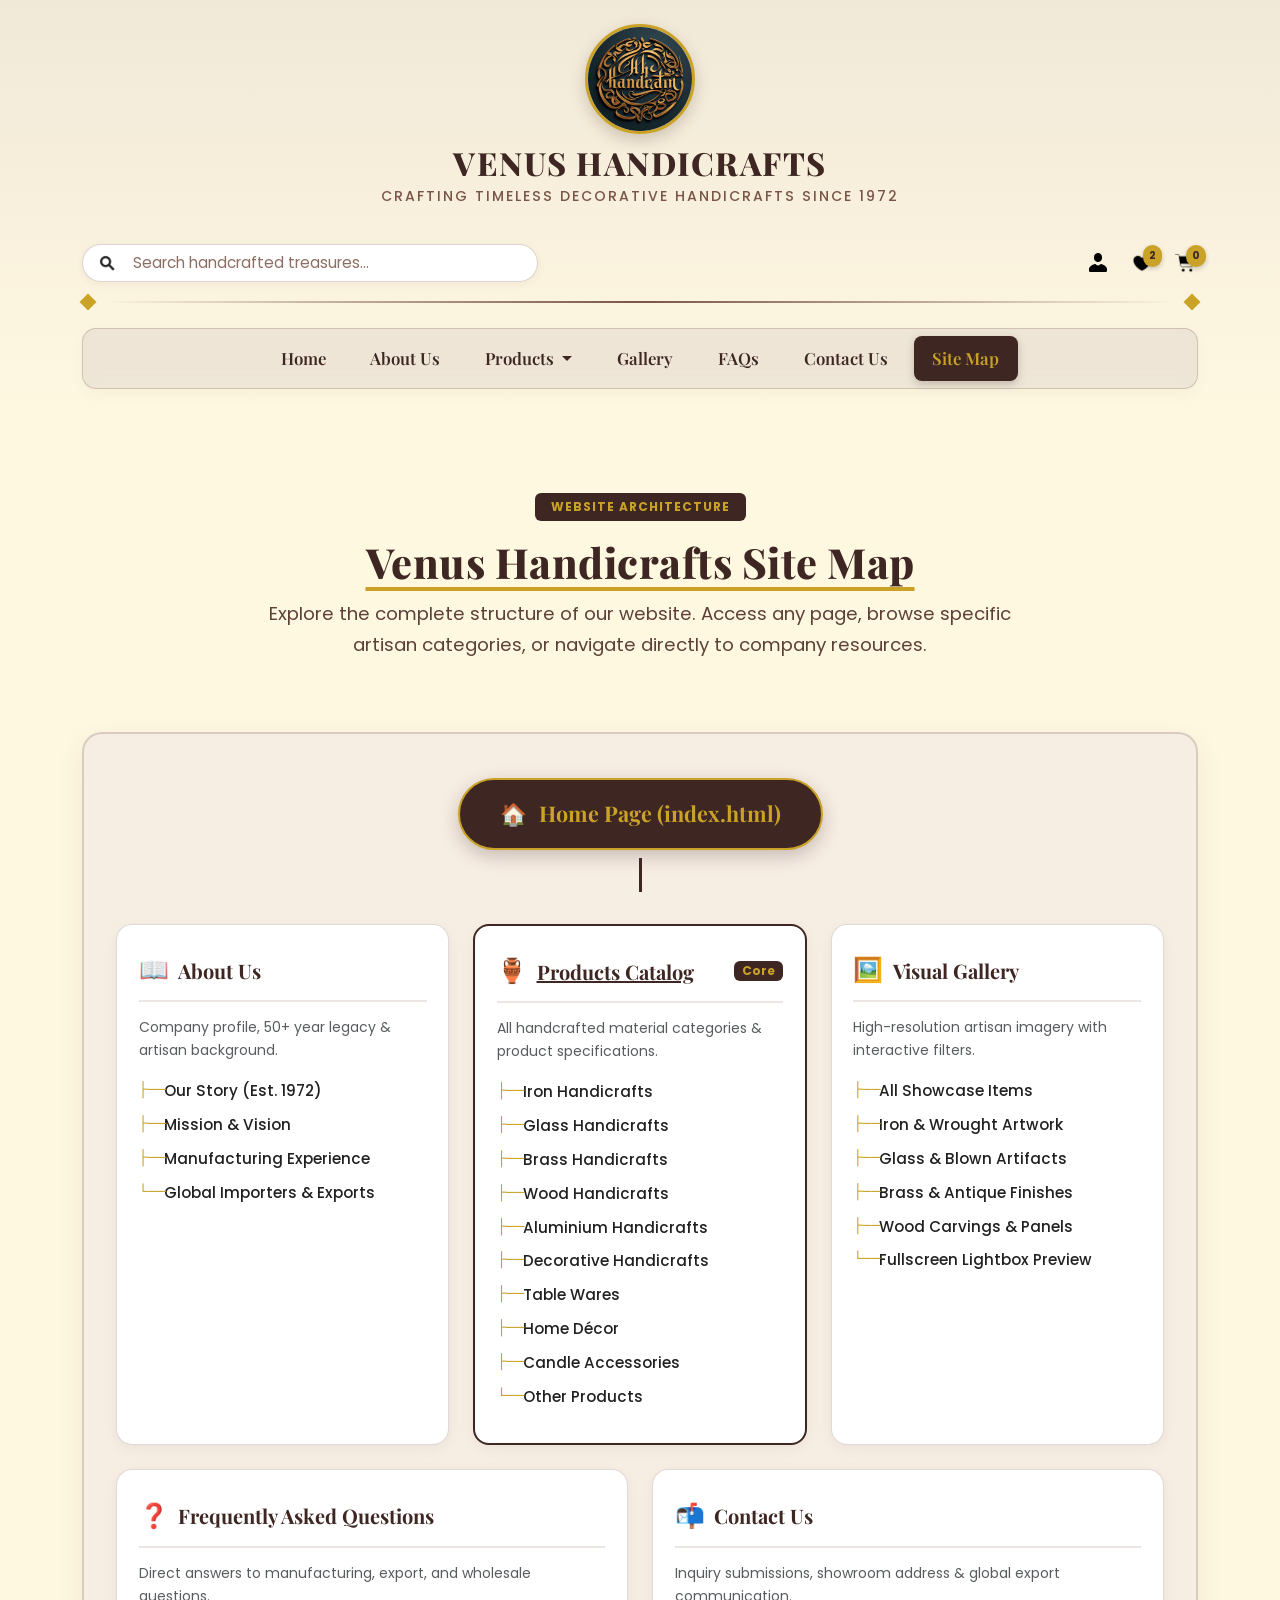
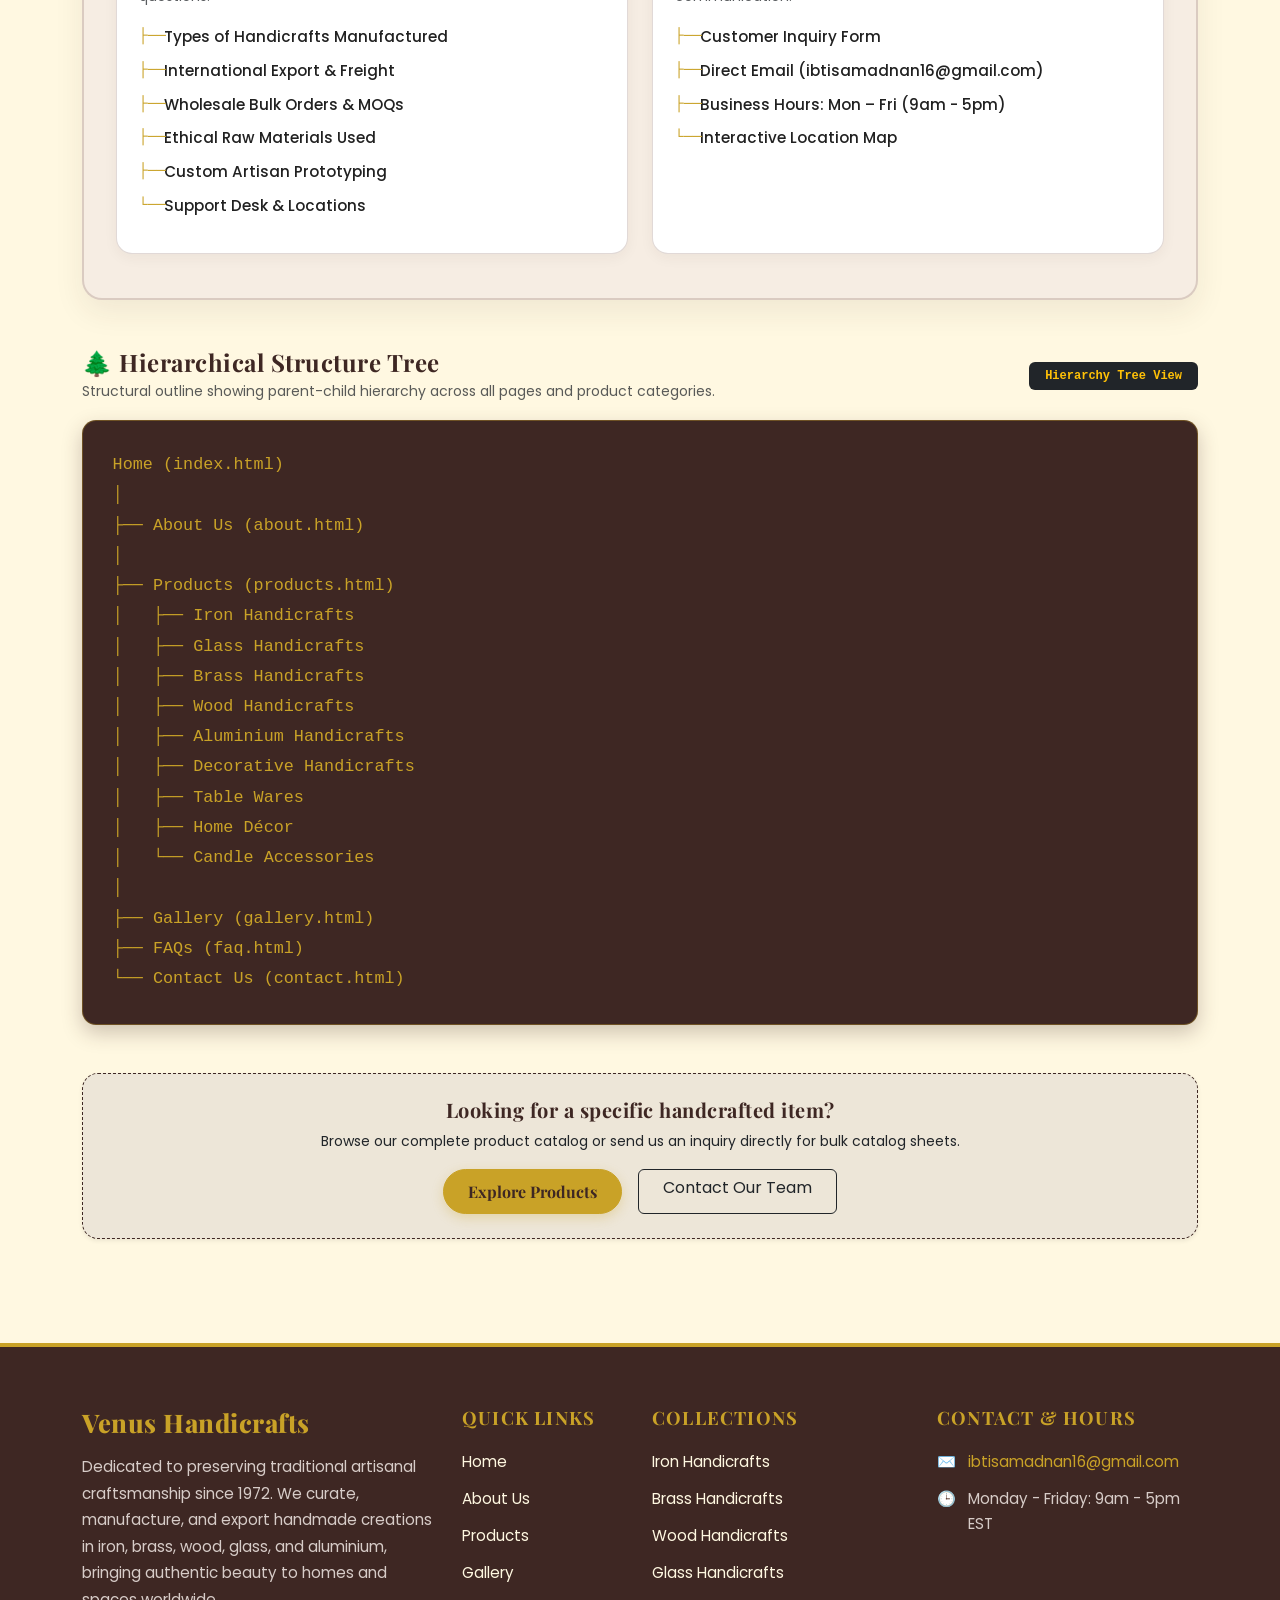
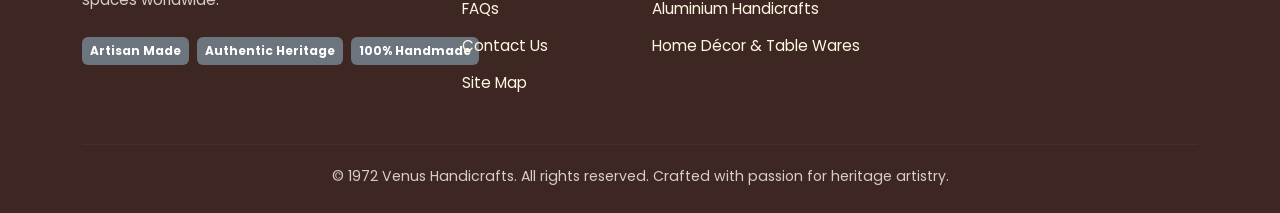
<file: sitemap.html>
<!DOCTYPE html>
<html lang="en">
<head>
    <meta charset="UTF-8">
    <meta name="viewport" content="width=device-width, initial-scale=1.0">
    <title>Site Map - Venus Handicrafts</title>
    
    <link rel="stylesheet" href="css/bootstrap.min.css">
    
    <link rel="preconnect" href="https://fonts.googleapis.com">
    <link rel="preconnect" href="https://fonts.gstatic.com" crossorigin>
    <link href="https://fonts.googleapis.com/css2?family=Montserrat:ital,wght@0,400;0,500;0,600;0,700;1,400&family=Playfair+Display:ital,wght@0,500;0,600;0,700;0,800;0,900;1,400;1,600&family=Poppins:ital,wght@0,300;0,400;0,500;0,600;0,700;1,400&display=swap" rel="stylesheet">
    
    <link rel="stylesheet" href="css/style.css">
</head>
<body>

    <header class="top-header">
        <div class="container">
            
            <div class="brand-logo-container text-center">
                <a href="index.html" class="brand-logo-link">
                    <img src="images/logo.jpg" alt="Venus Handicrafts Logo" class="brand-logo-img">
                    <h1 class="brand-title">Venus Handicrafts</h1>
                    <span class="brand-subtitle">Crafting Timeless Decorative Handicrafts Since 1972</span>
                </a>
            </div>

            <div class="row align-items-center top-action-bar justify-content-between g-3">
                <div class="col-12 col-md-6 col-lg-5">
                    <form id="siteSearchForm" class="search-container mx-auto mx-md-0" action="products.html" method="get">
                        <div class="input-group search-input-group">
                            <button type="submit" class="search-icon-btn" aria-label="Search">
                                <img src="images/icons8-search-25 (1).png" alt="Search" class="search-icon-img">
                            </button>
                            <input type="text" id="siteSearchInput" name="q" class="form-control search-input" placeholder="Search handcrafted treasures..." aria-label="Search products">
                        </div>
                    </form>
                </div>

                <div class="col-12 col-md-auto text-center text-md-end">
                    <div class="quick-action-icons justify-content-center justify-content-md-end">
                        <a href="contact.html" class="action-icon-link" title="My Account">
                            <img src="images/icons8-account-24.png" alt="Account" class="action-icon-img">
                        </a>
                        <a href="products.html" class="action-icon-link action-wishlist" title="Wishlist">
                            <img src="images/icons8-heart-25.png" alt="Wishlist" class="action-icon-img">
                            <span class="action-badge">2</span>
                        </a>
                        <a href="contact.html" class="action-icon-link action-cart" title="Inquiry Basket">
                            <img src="images/icons8-shop-25.png" alt="Cart" class="action-icon-img">
                            <span class="action-badge">0</span>
                        </a>
                    </div>
                </div>
            </div>

            <div class="hr-line-wrapper">
                <div class="hr-line">
                    <div class="diamond"></div>
                    <div class="line"></div>
                    <div class="diamond"></div>
                </div>
            </div>

            <nav class="navbar navbar-expand-lg main-navbar">
                <div class="container-fluid p-0">
                    <button class="navbar-toggler w-100 py-2 border-0" type="button" data-bs-toggle="collapse" data-bs-target="#mainNavbarNav" aria-controls="mainNavbarNav" aria-expanded="false" aria-label="Toggle navigation">
                        <span class="d-flex align-items-center justify-content-center gap-2 text-midnight fw-bold">
                            <span class="navbar-toggler-icon"></span> Navigation Menu
                        </span>
                    </button>
                    <div class="collapse navbar-collapse" id="mainNavbarNav">
                        <ul class="navbar-nav">
                            <li class="nav-item">
                                <a class="nav-link" href="index.html">Home</a>
                            </li>
                            <li class="nav-item">
                                <a class="nav-link" href="about.html">About Us</a>
                            </li>
                            <li class="nav-item dropdown">
                                <a class="nav-link dropdown-toggle" href="products.html" role="button" data-bs-toggle="dropdown" aria-expanded="false">
                                    Products
                                </a>
                                <ul class="dropdown-menu">
                                    <li><a class="dropdown-item fw-bold border-bottom pb-2" href="products.html">All 10 Categories Overview</a></li>
                                    <li><a class="dropdown-item" href="products.html#iron">Iron Handicrafts</a></li>
                                    <li><a class="dropdown-item" href="products.html#glass">Glass Handicrafts</a></li>
                                    <li><a class="dropdown-item" href="products.html#brass">Brass Handicrafts</a></li>
                                    <li><a class="dropdown-item" href="products.html#wood">Wood Handicrafts</a></li>
                                    <li><a class="dropdown-item" href="products.html#aluminium">Aluminium Handicrafts</a></li>
                                    <li><a class="dropdown-item" href="products.html#decorative">Handicraft Decorative</a></li>
                                    <li><a class="dropdown-item" href="products.html#tables">Table Wares</a></li>
                                    <li><a class="dropdown-item" href="products.html#decor">Home Décor</a></li>
                                    <li><a class="dropdown-item" href="products.html#candles">Candle Accessories</a></li>
                                    <li><a class="dropdown-item" href="products.html#other">Other Products</a></li>
                                </ul>
                            </li>
                            <li class="nav-item">
                                <a class="nav-link" href="gallery.html">Gallery</a>
                            </li>
                            <li class="nav-item">
                                <a class="nav-link" href="faq.html">FAQs</a>
                            </li>
                            <li class="nav-item">
                                <a class="nav-link" href="contact.html">Contact Us</a>
                            </li>
                            <li class="nav-item">
                                <a class="nav-link active" aria-current="page" href="sitemap.html">Site Map</a>
                            </li>
                        </ul>
                    </div>
                </div>
            </nav>
        </div>
    </header>

    <main class="container my-5">
        
        <div class="page-header-banner text-center mb-5">
            <span class="badge px-3 py-2 text-uppercase mb-2" style="background-color: var(--text-midnight); color: var(--gold-accent); letter-spacing: 1px;">Website Architecture</span>
            <h2 class="page-title mt-2">Venus Handicrafts Site Map</h2>
            <p class="page-lead mx-auto" style="max-width: 750px;">
                Explore the complete structure of our website. Access any page, browse specific artisan categories, or navigate directly to company resources.
            </p>
        </div>

        <section class="mb-5">
            <div class="sitemap-tree-container">
                
                <div class="text-center mb-2">
                    <a href="index.html" class="sitemap-node-root">
                        <span>🏠</span>
                        <span>Home Page (index.html)</span>
                    </a>
                </div>

                <div class="tree-vertical-line"></div>

                <div class="row g-4 mt-2">
                    
                    <div class="col-12 col-md-6 col-lg-4">
                        <div class="tree-branch-card">
                            <div class="tree-branch-header">
                                <span class="fs-4">📖</span>
                                <a href="about.html">About Us</a>
                            </div>
                            <p class="text-muted small mb-3">Company profile, 50+ year legacy &amp; artisan background.</p>
                            <ul class="tree-sub-list">
                                <li class="tree-sub-item"><a href="about.html#story">Our Story (Est. 1972)</a></li>
                                <li class="tree-sub-item"><a href="about.html#mission">Mission &amp; Vision</a></li>
                                <li class="tree-sub-item"><a href="about.html#experience">Manufacturing Experience</a></li>
                                <li class="tree-sub-item"><a href="about.html#export">Global Importers &amp; Exports</a></li>
                            </ul>
                        </div>
                    </div>

                    <div class="col-12 col-md-6 col-lg-4">
                        <div class="tree-branch-card" style="border: 2px solid var(--text-midnight); background: #ffffff;">
                            <div class="tree-branch-header">
                                <span class="fs-4">🏺</span>
                                <a href="products.html" class="text-decoration-underline">Products Catalog</a>
                                <span class="badge ms-auto" style="background-color: var(--text-midnight); color: var(--gold-accent);">Core</span>
                            </div>
                            <p class="text-muted small mb-3">All handcrafted material categories &amp; product specifications.</p>
                            <ul class="tree-sub-list">
                                <li class="tree-sub-item"><a href="products.html#iron">Iron Handicrafts</a></li>
                                <li class="tree-sub-item"><a href="products.html#glass">Glass Handicrafts</a></li>
                                <li class="tree-sub-item"><a href="products.html#brass">Brass Handicrafts</a></li>
                                <li class="tree-sub-item"><a href="products.html#wood">Wood Handicrafts</a></li>
                                <li class="tree-sub-item"><a href="products.html#aluminium">Aluminium Handicrafts</a></li>
                                <li class="tree-sub-item"><a href="products.html#decorative">Decorative Handicrafts</a></li>
                                <li class="tree-sub-item"><a href="products.html#tables">Table Wares</a></li>
                                <li class="tree-sub-item"><a href="products.html#decor">Home Décor</a></li>
                                <li class="tree-sub-item"><a href="products.html#candles">Candle Accessories</a></li>
                                <li class="tree-sub-item"><a href="products.html#other">Other Products</a></li>
                            </ul>
                        </div>
                    </div>

                    <div class="col-12 col-md-6 col-lg-4">
                        <div class="tree-branch-card">
                            <div class="tree-branch-header">
                                <span class="fs-4">🖼️</span>
                                <a href="gallery.html">Visual Gallery</a>
                            </div>
                            <p class="text-muted small mb-3">High-resolution artisan imagery with interactive filters.</p>
                            <ul class="tree-sub-list">
                                <li class="tree-sub-item"><a href="gallery.html">All Showcase Items</a></li>
                                <li class="tree-sub-item"><a href="gallery.html">Iron &amp; Wrought Artwork</a></li>
                                <li class="tree-sub-item"><a href="gallery.html">Glass &amp; Blown Artifacts</a></li>
                                <li class="tree-sub-item"><a href="gallery.html">Brass &amp; Antique Finishes</a></li>
                                <li class="tree-sub-item"><a href="gallery.html">Wood Carvings &amp; Panels</a></li>
                                <li class="tree-sub-item"><a href="gallery.html">Fullscreen Lightbox Preview</a></li>
                            </ul>
                        </div>
                    </div>

                    <div class="col-12 col-md-6 col-lg-6">
                        <div class="tree-branch-card">
                            <div class="tree-branch-header">
                                <span class="fs-4">❓</span>
                                <a href="faq.html">Frequently Asked Questions</a>
                            </div>
                            <p class="text-muted small mb-3">Direct answers to manufacturing, export, and wholesale questions.</p>
                            <ul class="tree-sub-list">
                                <li class="tree-sub-item"><a href="faq.html#faqHeading1">Types of Handicrafts Manufactured</a></li>
                                <li class="tree-sub-item"><a href="faq.html#faqHeading2">International Export &amp; Freight</a></li>
                                <li class="tree-sub-item"><a href="faq.html#faqHeading3">Wholesale Bulk Orders &amp; MOQs</a></li>
                                <li class="tree-sub-item"><a href="faq.html#faqHeading4">Ethical Raw Materials Used</a></li>
                                <li class="tree-sub-item"><a href="faq.html#faqHeading5">Custom Artisan Prototyping</a></li>
                                <li class="tree-sub-item"><a href="faq.html#faqHeading6">Support Desk &amp; Locations</a></li>
                            </ul>
                        </div>
                    </div>

                    <div class="col-12 col-md-12 col-lg-6">
                        <div class="tree-branch-card">
                            <div class="tree-branch-header">
                                <span class="fs-4">📬</span>
                                <a href="contact.html">Contact Us</a>
                            </div>
                            <p class="text-muted small mb-3">Inquiry submissions, showroom address &amp; global export communication.</p>
                            <ul class="tree-sub-list">
                                <li class="tree-sub-item"><a href="contact.html">Customer Inquiry Form</a></li>
                                <li class="tree-sub-item"><a href="mailto:ibtisamadnan16@gmail.com">Direct Email (ibtisamadnan16@gmail.com)</a></li>
                                <li class="tree-sub-item"><a href="contact.html">Business Hours: Mon – Fri (9am - 5pm)</a></li>
                                <li class="tree-sub-item"><a href="contact.html">Interactive Location Map</a></li>
                            </ul>
                        </div>
                    </div>
                </div>
            </div>
        </section>

        <section class="mt-5">
            <div class="d-flex align-items-center justify-content-between mb-3 flex-wrap gap-2">
                <div>
                    <h4 class="fw-bold text-midnight mb-1" style="font-family: var(--font-heading);">
                        🌲 Hierarchical Structure Tree
                    </h4>
                    <p class="text-muted small mb-0">Structural outline showing parent-child hierarchy across all pages and product categories.</p>
                </div>
                <span class="badge bg-dark px-3 py-2 text-warning font-monospace">Hierarchy Tree View</span>
            </div>

            <div class="ascii-tree-box">
<pre class="mb-0" style="color: inherit; font-family: inherit; font-size: inherit; background: transparent; padding: 0;">
Home (index.html)
│
├── About Us (about.html)
│
├── Products (products.html)
│   ├── Iron Handicrafts
│   ├── Glass Handicrafts
│   ├── Brass Handicrafts
│   ├── Wood Handicrafts
│   ├── Aluminium Handicrafts
│   ├── Decorative Handicrafts
│   ├── Table Wares
│   ├── Home Décor
│   └── Candle Accessories
│
├── Gallery (gallery.html)
├── FAQs (faq.html)
└── Contact Us (contact.html)
</pre>
            </div>
        </section>

        <div class="text-center mt-5 p-4 rounded-4 shadow-sm" style="background-color: rgba(25, 25, 112, 0.08); border: 1.5px dashed var(--text-midnight);">
            <h5 class="fw-bold text-midnight mb-2">Looking for a specific handcrafted item?</h5>
            <p class="text-dark small mb-3">Browse our complete product catalog or send us an inquiry directly for bulk catalog sheets.</p>
            <div class="d-flex gap-3 justify-content-center flex-wrap">
                <a href="products.html" class="btn btn-handicraft-primary px-4">Explore Products</a>
                <a href="contact.html" class="btn btn-outline-dark px-4">Contact Our Team</a>
            </div>
        </div>

    </main>

    <footer class="site-footer">
        <div class="container">
            <div class="row g-4">
                
                <div class="col-12 col-md-6 col-lg-4">
                    <h5 class="footer-brand-title">Venus Handicrafts</h5>
                    <p class="footer-description">
                        Dedicated to preserving traditional artisanal craftsmanship since 1972. We curate, manufacture, and export handmade creations in iron, brass, wood, glass, and aluminium, bringing authentic beauty to homes and spaces worldwide.
                    </p>
                    <div class="d-flex gap-2">
                        <span class="badge bg-secondary p-2">Artisan Made</span>
                        <span class="badge bg-secondary p-2">Authentic Heritage</span>
                        <span class="badge bg-secondary p-2">100% Handmade</span>
                    </div>
                </div>

                <div class="col-6 col-md-3 col-lg-2">
                    <h6 class="footer-heading">Quick Links</h6>
                    <ul class="footer-links-list">
                        <li><a href="index.html">Home</a></li>
                        <li><a href="about.html">About Us</a></li>
                        <li><a href="products.html">Products</a></li>
                        <li><a href="gallery.html">Gallery</a></li>
                        <li><a href="faq.html">FAQs</a></li>
                        <li><a href="contact.html">Contact Us</a></li>
                        <li><a href="sitemap.html">Site Map</a></li>
                    </ul>
                </div>

                <div class="col-6 col-md-3 col-lg-3">
                    <h6 class="footer-heading">Collections</h6>
                    <ul class="footer-links-list">
                        <li><a href="products.html#iron">Iron Handicrafts</a></li>
                        <li><a href="products.html#brass">Brass Handicrafts</a></li>
                        <li><a href="products.html#wood">Wood Handicrafts</a></li>
                        <li><a href="products.html#glass">Glass Handicrafts</a></li>
                        <li><a href="products.html#aluminium">Aluminium Handicrafts</a></li>
                        <li><a href="products.html#decor">Home Décor &amp; Table Wares</a></li>
                    </ul>
                </div>

                <div class="col-12 col-md-12 col-lg-3">
                    <h6 class="footer-heading">Contact &amp; Hours</h6>
                    <div class="footer-contact-item">
                        <span>✉️</span>
                        <span><a href="mailto:ibtisamadnan16@gmail.com">ibtisamadnan16@gmail.com</a></span>
                    </div>
                    <div class="footer-contact-item">
                        <span>🕒</span>
                        <span>Monday - Friday: 9am - 5pm EST</span>
                    </div>
                </div>
            </div>

            <hr class="footer-bottom-divider">

            <div class="footer-copyright">
                <p class="mb-0">&copy; 1972 Venus Handicrafts. All rights reserved. Crafted with passion for heritage artistry.</p>
            </div>
        </div>
    </footer>

    <script src="js/bootstrap.bundle.min.js"></script>
    <script src="js/main.js"></script>
</body>
</html>
</file>
<file: css/style.css>
@import url('https://fonts.googleapis.com/css2?family=Montserrat:ital,wght@0,400;0,500;0,600;0,700;1,400&family=Playfair+Display:ital,wght@0,500;0,600;0,700;0,800;0,900;1,400;1,600&family=Poppins:ital,wght@0,300;0,400;0,500;0,600;0,700;1,400&display=swap');

:root {
    
    --color-dark-brown: #3E2723;
    --color-brown: #795548;
    --color-beige: #D7CCC8;
    --color-cream: #FFF8E1;
    --color-gold: #C9A227;
    --color-gold-hover: #b08d1e;
    --color-dark-text: #212121;

    --bg-theme: #FFF8E1;               
    --bg-theme-light: #fdfaf0;         
    --bg-theme-card: #f6ede3;          
    --bg-theme-card-hover: #ede1d3;
    
    --text-midnight: #3E2723;          
    --text-dark: #212121;              
    --text-muted-custom: #5d4037;      
    
    --accent-orange: #C9A227;           
    --accent-orange-hover: #b08d1e;     
    --gold-accent: #C9A227;             
    
    --footer-bg: #3E2723;              
    --footer-text: #D7CCC8;            
    --footer-link: #FFF8E1;            
    
    --border-subtle: rgba(62, 39, 35, 0.16);
    --border-card: rgba(121, 85, 72, 0.22);
    
    --font-heading: 'Playfair Display', 'Georgia', serif;
    --font-body: 'Poppins', 'Montserrat', -apple-system, BlinkMacSystemFont, 'Segoe UI', sans-serif;
}

* {
    box-sizing: border-box;
    margin: 0;
    padding: 0;
}

body {
    background-color: var(--bg-theme);
    color: var(--text-dark);
    font-family: var(--font-body);
    min-height: 100vh;
    display: flex;
    flex-direction: column;
    overflow-x: hidden;
    line-height: 1.65;
}

main {
    flex: 1 0 auto;
}

h1, h2, h3, h4, h5, h6, .brand-font {
    font-family: var(--font-heading);
    color: var(--text-midnight);
    letter-spacing: 0.5px;
}

a {
    color: var(--color-brown);
    text-decoration: none;
    transition: all 0.25s ease;
}

a:hover {
    color: var(--color-gold);
}

.top-header {
    padding: 1.5rem 0 0.5rem;
    background: linear-gradient(to bottom, rgba(215, 204, 200, 0.35) 0%, transparent 100%);
}

.brand-logo-container {
    display: flex;
    flex-direction: column;
    align-items: center;
    justify-content: center;
}

.brand-logo-link {
    display: inline-flex;
    flex-direction: column;
    align-items: center;
    text-decoration: none;
}

.brand-logo-img {
    width: 110px;
    height: 110px;
    object-fit: cover;
    border-radius: 50%;
    border: 3px solid var(--color-gold);
    box-shadow: 0 6px 16px rgba(62, 39, 35, 0.22);
    transition: transform 0.3s ease, border-color 0.3s ease;
}

.brand-logo-link:hover .brand-logo-img {
    transform: scale(1.05);
    border-color: var(--color-dark-brown);
}

.brand-title {
    font-size: 2rem;
    font-weight: 800;
    letter-spacing: 1.5px;
    margin-top: 0.6rem;
    margin-bottom: 0;
    color: var(--color-dark-brown);
    text-transform: uppercase;
}

.brand-subtitle {
    font-size: 0.88rem;
    letter-spacing: 2px;
    text-transform: uppercase;
    color: var(--color-brown);
    font-weight: 500;
    margin-top: 3px;
}

.top-action-bar {
    margin-top: 1.25rem;
    margin-bottom: 0.5rem;
}

.search-container {
    position: relative;
    max-width: 480px;
}

.search-input-group {
    background: #ffffff;
    border: 1.5px solid rgba(121, 85, 72, 0.25);
    border-radius: 25px;
    overflow: hidden;
    box-shadow: 0 2px 10px rgba(62, 39, 35, 0.05);
    transition: all 0.3s ease;
}

.search-input-group:focus-within {
    background: #ffffff;
    border-color: var(--color-gold);
    box-shadow: 0 0 0 3px rgba(201, 162, 39, 0.22);
}

.search-icon-btn {
    background: transparent;
    border: none;
    padding: 0.5rem 0.85rem;
    display: flex;
    align-items: center;
    cursor: pointer;
}

.search-icon-img {
    width: 20px;
    height: 20px;
    opacity: 0.85;
}

.search-input {
    background: transparent !important;
    border: none !important;
    outline: none !important;
    box-shadow: none !important;
    font-size: 0.95rem;
    color: var(--color-dark-text);
    padding-left: 0.25rem;
}

.search-input::placeholder {
    color: #8d6e63;
}

.quick-action-icons {
    display: flex;
    align-items: center;
    gap: 1.25rem;
}

.action-icon-link {
    position: relative;
    display: inline-flex;
    align-items: center;
    justify-content: center;
    transition: transform 0.2s ease;
}

.action-icon-link:hover {
    transform: translateY(-2px);
}

.action-icon-img {
    width: 24px;
    height: 24px;
}

.action-badge {
    position: absolute;
    top: -6px;
    right: -8px;
    background-color: var(--color-gold);
    color: var(--color-dark-brown);
    font-size: 0.68rem;
    font-weight: 700;
    padding: 2px 6px;
    border-radius: 50px;
    box-shadow: 0 2px 5px rgba(0,0,0,0.2);
}

.hr-line-wrapper {
    margin: 0.85rem 0 1.25rem;
}

.hr-line {
    display: flex;
    align-items: center;
    justify-content: center;
    width: 100%;
}

.diamond {
    width: 12px;
    height: 12px;
    background-color: var(--color-gold);
    transform: rotate(45deg);
    flex-shrink: 0;
}

.line {
    flex-grow: 1;
    height: 2px;
    background: linear-gradient(90deg, transparent, var(--color-brown), transparent);
    margin: 0 10px;
}

.main-navbar {
    background-color: rgba(215, 204, 200, 0.4);
    border-radius: 14px;
    padding: 0.45rem 1rem;
    margin-bottom: 1.5rem;
    backdrop-filter: blur(8px);
    border: 1px solid rgba(121, 85, 72, 0.25);
    box-shadow: 0 4px 15px rgba(62, 39, 35, 0.04);
}

.navbar-nav {
    display: flex;
    align-items: center;
    justify-content: center;
    width: 100%;
    gap: 0.5rem;
}

.nav-item .nav-link {
    font-family: var(--font-heading);
    font-size: 1.05rem;
    font-weight: 600;
    color: var(--color-dark-brown) !important;
    padding: 0.55rem 1.15rem !important;
    border-radius: 8px;
    position: relative;
    transition: all 0.25s ease;
}

.nav-item .nav-link:hover {
    background-color: var(--color-dark-brown);
    color: var(--color-gold) !important;
}

.nav-item .nav-link.active {
    background-color: var(--color-dark-brown);
    color: var(--color-gold) !important;
    box-shadow: 0 3px 8px rgba(62, 39, 35, 0.25);
}

.dropdown-menu {
    background-color: #FFF8E1;
    border: 2px solid var(--color-dark-brown);
    border-radius: 12px;
    box-shadow: 0 8px 24px rgba(62, 39, 35, 0.18);
    padding: 0.5rem 0;
    transition: all 0.2s ease;
}

@media (min-width: 992px) {
    .nav-item.dropdown:hover .dropdown-menu {
        display: block;
        margin-top: 0;
    }
}

.dropdown-item {
    font-family: var(--font-heading);
    color: var(--color-dark-brown);
    font-weight: 600;
    padding: 0.55rem 1.35rem;
    transition: all 0.2s ease;
}

.dropdown-item:hover, .dropdown-item:focus {
    background-color: var(--color-dark-brown);
    color: var(--color-gold);
}

.page-header-banner {
    text-align: center;
    margin-bottom: 2.25rem;
    padding: 1.5rem 0;
}

.page-title {
    font-size: 2.6rem;
    font-weight: 800;
    color: var(--color-dark-brown);
    text-decoration: underline;
    text-decoration-color: var(--color-gold);
    text-underline-offset: 8px;
    margin-bottom: 0.75rem;
}

.page-lead {
    font-size: 1.15rem;
    color: var(--text-muted-custom);
    max-width: 680px;
    margin: 0 auto;
}

.content-card {
    background-color: var(--bg-theme-card);
    border: 1px solid var(--border-card);
    border-radius: 16px;
    padding: 2rem;
    box-shadow: 0 4px 15px rgba(62, 39, 35, 0.06);
    margin-bottom: 1.5rem;
}

.btn-handicraft-primary {
    background-color: var(--color-gold);
    border: 1px solid var(--color-gold);
    color: var(--color-dark-brown);
    font-family: var(--font-heading);
    font-weight: 700;
    border-radius: 30px;
    padding: 0.6rem 1.75rem;
    transition: all 0.25s ease;
    box-shadow: 0 4px 12px rgba(201, 162, 39, 0.28);
}

.btn-handicraft-primary:hover {
    background-color: var(--color-gold-hover);
    border-color: var(--color-gold-hover);
    color: #ffffff;
    transform: translateY(-2px);
    box-shadow: 0 6px 16px rgba(176, 141, 30, 0.38);
}

.btn-handicraft-outline {
    background-color: transparent;
    border: 2px solid var(--color-dark-brown);
    color: var(--color-dark-brown);
    font-family: var(--font-heading);
    font-weight: 700;
    border-radius: 30px;
    padding: 0.6rem 1.75rem;
    transition: all 0.25s ease;
}

.btn-handicraft-outline:hover {
    background-color: var(--color-dark-brown);
    color: var(--color-gold);
    transform: translateY(-2px);
}

.site-footer {
    background-color: var(--color-dark-brown);
    color: var(--color-beige);
    padding: 3.75rem 0 1.5rem;
    margin-top: 3.5rem;
    border-top: 4px solid var(--color-gold);
}

.footer-brand-title {
    color: var(--color-gold);
    font-size: 1.6rem;
    font-weight: 800;
    margin-bottom: 1rem;
    font-family: var(--font-heading);
}

.footer-description {
    font-size: 0.95rem;
    line-height: 1.75;
    color: var(--color-beige);
    margin-bottom: 1.5rem;
}

.footer-heading {
    color: var(--color-gold);
    font-size: 1.15rem;
    font-weight: 700;
    text-transform: uppercase;
    letter-spacing: 1.2px;
    margin-bottom: 1.25rem;
    font-family: var(--font-heading);
}

.footer-links-list {
    list-style: none;
    padding-left: 0;
}

.footer-links-list li {
    margin-bottom: 0.65rem;
}

.footer-links-list a {
    color: #FFF8E1;
    font-size: 0.95rem;
    text-decoration: none;
    transition: all 0.2s ease;
    display: inline-block;
}

.footer-links-list a:hover {
    color: var(--color-gold);
    transform: translateX(4px);
}

.footer-contact-item {
    display: flex;
    align-items: flex-start;
    gap: 0.75rem;
    margin-bottom: 0.75rem;
    font-size: 0.95rem;
    color: var(--color-beige);
}

.footer-contact-item a {
    color: var(--color-gold);
}

.footer-contact-item a:hover {
    text-decoration: underline;
}

.footer-bottom-divider {
    border-color: rgba(215, 204, 200, 0.2);
    margin: 2rem 0 1.25rem;
}

.footer-copyright {
    text-align: center;
    font-size: 0.88rem;
    color: var(--color-beige);
}

.navbar-toggler {
    background-color: var(--color-dark-brown) !important;
    border: 2px solid var(--color-gold) !important;
    border-radius: 12px;
    padding: 0.65rem 1.25rem;
    color: var(--color-gold) !important;
    transition: all 0.25s ease;
    box-shadow: 0 4px 14px rgba(62, 39, 35, 0.25);
    display: inline-flex;
    align-items: center;
    justify-content: center;
}

.navbar-toggler:focus {
    box-shadow: 0 0 0 3px rgba(201, 162, 39, 0.4) !important;
    outline: none;
}

.navbar-toggler:hover {
    background-color: var(--color-brown) !important;
    border-color: var(--color-gold) !important;
}

.navbar-toggler span,
.navbar-toggler .text-midnight {
    color: var(--color-gold) !important;
}

.navbar-toggler-icon {
    filter: invert(75%) sepia(80%) saturate(1000%) hue-rotate(5deg) brightness(130%);
    width: 1.35em;
    height: 1.35em;
}

@media (max-width: 991.98px) {
    .main-navbar {
        padding: 0.65rem 0.85rem;
        background-color: rgba(215, 204, 200, 0.55);
    }
    
    .navbar-collapse {
        background-color: #FFF8E1;
        border: 2px solid var(--color-dark-brown);
        border-radius: 14px;
        margin-top: 0.85rem;
        padding: 1.1rem 0.85rem;
        box-shadow: 0 12px 28px rgba(62, 39, 35, 0.2);
    }
    
    .navbar-nav {
        gap: 0.4rem;
        padding-top: 0.25rem;
    }
    
    .nav-item .nav-link {
        text-align: center;
        width: 100%;
        padding: 0.75rem 1rem !important;
        font-size: 1.1rem;
        border-radius: 8px;
    }
    
    .nav-item .dropdown-menu {
        background-color: rgba(215, 204, 200, 0.4);
        border: 1px dashed var(--color-brown);
        margin: 0.5rem auto;
        text-align: center;
        width: 95%;
    }

    .search-container {
        max-width: 100%;
        margin-bottom: 0.5rem;
    }

    .quick-action-icons {
        justify-content: center;
        margin-top: 0.25rem;
    }

    .hero-slide-img {
        height: 440px;
    }

    .hero-title {
        font-size: 2.85rem;
    }
}

@media (max-width: 767.98px) {
    .brand-title {
        font-size: 1.65rem;
    }
    
    .brand-subtitle {
        font-size: 0.78rem;
        letter-spacing: 1px;
    }

    .brand-logo-img {
        width: 90px;
        height: 90px;
    }

    .page-title {
        font-size: 2.1rem;
        text-underline-offset: 6px;
    }

    .hero-slide-img {
        height: 380px;
    }

    .hero-title {
        font-size: 2.2rem;
    }

    .hero-subtitle {
        font-size: 1.05rem;
        margin-bottom: 1.5rem;
    }

    .hero-btn-primary, .hero-btn-secondary {
        font-size: 0.98rem;
        padding: 0.65rem 1.6rem;
        width: 100%;
    }

    .hero-btn-group {
        width: 100%;
    }

    .cta-banner-wrapper {
        padding: 2.5rem 1.25rem;
    }

    .cta-banner-wrapper h2 {
        font-size: 1.85rem;
    }

    .stat-number {
        font-size: 2.35rem;
    }

    .gallery-interactive-grid {
        grid-template-columns: 1fr;
    }

    .contact-form-card, .contact-info-card {
        padding: 1.75rem 1.25rem;
    }
}

@media (max-width: 575.98px) {
    .brand-title {
        font-size: 1.45rem;
    }

    .brand-logo-img {
        width: 80px;
        height: 80px;
    }

    .page-title {
        font-size: 1.85rem;
    }

    .cat-btn-view {
        width: 95%;
    }

    .sitemap-node-root {
        font-size: 1.15rem;
        padding: 0.75rem 1.5rem;
    }
}

.hero-banner-wrapper {
    position: relative;
    border-radius: 20px;
    overflow: hidden;
    box-shadow: 0 10px 25px rgba(0, 0, 0, 0.15);
    background: #1a1a2e;
    margin-bottom: 3.5rem;
}

.hero-slide-img {
    height: 520px;
    object-fit: cover;
    filter: brightness(0.65);
    transition: transform 7s ease;
}

.carousel-item.active .hero-slide-img {
    transform: scale(1.05);
}

.hero-overlay-content {
    position: absolute;
    top: 0;
    left: 0;
    width: 100%;
    height: 100%;
    display: flex;
    flex-direction: column;
    justify-content: center;
    align-items: center;
    text-align: center;
    padding: 2.5rem 1.5rem;
    background: radial-gradient(circle at center, rgba(62, 39, 35, 0.6) 0%, rgba(30, 18, 15, 0.9) 100%);
    color: #ffffff;
    z-index: 5;
}

.hero-badge {
    display: inline-block;
    background-color: var(--color-gold);
    color: var(--color-dark-brown);
    font-size: 0.85rem;
    font-weight: 700;
    text-transform: uppercase;
    letter-spacing: 2px;
    padding: 0.35rem 1.25rem;
    border-radius: 50px;
    margin-bottom: 1.25rem;
    box-shadow: 0 4px 10px rgba(0,0,0,0.25);
}

.hero-title {
    font-size: 3.5rem;
    font-weight: 800;
    color: #ffffff;
    text-shadow: 2px 2px 10px rgba(0, 0, 0, 0.7);
    margin-bottom: 1rem;
    line-height: 1.2;
}

.hero-subtitle {
    font-size: 1.35rem;
    color: #FFF8E1;
    max-width: 750px;
    margin-bottom: 2rem;
    font-family: var(--font-body);
    letter-spacing: 0.5px;
    text-shadow: 1px 1px 6px rgba(0, 0, 0, 0.8);
}

.hero-btn-group {
    display: flex;
    gap: 1.25rem;
    flex-wrap: wrap;
    justify-content: center;
}

.hero-btn-primary {
    background-color: var(--color-gold);
    color: var(--color-dark-brown);
    font-family: var(--font-heading);
    font-weight: 700;
    font-size: 1.1rem;
    padding: 0.75rem 2.25rem;
    border-radius: 50px;
    border: 2px solid var(--color-gold);
    box-shadow: 0 4px 15px rgba(201, 162, 39, 0.4);
    transition: all 0.3s ease;
}

.hero-btn-primary:hover {
    background-color: var(--color-gold-hover);
    border-color: var(--color-gold-hover);
    color: #ffffff;
    transform: translateY(-3px);
    box-shadow: 0 8px 22px rgba(176, 141, 30, 0.5);
}

.hero-btn-secondary {
    background-color: transparent;
    color: #ffffff;
    font-family: var(--font-heading);
    font-weight: 700;
    font-size: 1.1rem;
    padding: 0.75rem 2.25rem;
    border-radius: 50px;
    border: 2px solid #ffffff;
    backdrop-filter: blur(4px);
    transition: all 0.3s ease;
}

.hero-btn-secondary:hover {
    background-color: #ffffff;
    color: var(--color-dark-brown);
    transform: translateY(-3px);
    box-shadow: 0 6px 15px rgba(255, 255, 255, 0.35);
}

.section-header-block {
    text-align: center;
    margin-bottom: 2.75rem;
}

.section-main-title {
    font-size: 2.35rem;
    font-weight: 800;
    color: var(--color-dark-brown);
    text-decoration: underline;
    text-decoration-color: var(--color-gold);
    text-underline-offset: 8px;
    margin-bottom: 0.75rem;
}

.section-sub-title {
    font-size: 1.05rem;
    color: var(--text-muted-custom);
    max-width: 650px;
    margin: 0 auto;
}

.product-card-featured {
    background-color: var(--bg-theme-card);
    border: 1px solid var(--border-card);
    border-radius: 18px;
    overflow: hidden;
    transition: all 0.35s ease;
    box-shadow: 0 6px 16px rgba(62, 39, 35, 0.08);
    position: relative;
}

.product-card-featured:hover {
    transform: translateY(-8px);
    box-shadow: 0 14px 28px rgba(62, 39, 35, 0.16);
    border-color: var(--color-dark-brown);
}

.product-card-badge {
    position: absolute;
    top: 15px;
    left: 15px;
    background-color: var(--color-dark-brown);
    color: var(--color-gold);
    font-size: 0.75rem;
    font-weight: 700;
    padding: 4px 12px;
    border-radius: 20px;
    z-index: 2;
    text-transform: uppercase;
    letter-spacing: 0.5px;
}

.product-card-img-wrap {
    height: 240px;
    overflow: hidden;
    position: relative;
    background-color: var(--color-beige);
}

.product-card-img-wrap img {
    width: 100%;
    height: 100%;
    object-fit: cover;
    transition: transform 0.5s ease;
}

.product-card-featured:hover .product-card-img-wrap img {
    transform: scale(1.08);
}

.product-card-price {
    font-size: 1.35rem;
    font-weight: 700;
    color: var(--color-dark-brown);
    font-family: var(--font-heading);
}

.category-box-card {
    background-color: var(--bg-theme-card);
    border: 1px solid var(--border-card);
    border-radius: 16px;
    padding: 1.35rem 1rem;
    text-align: center;
    transition: all 0.3s ease;
    display: block;
    text-decoration: none;
    height: 100%;
    box-shadow: 0 4px 12px rgba(62, 39, 35, 0.05);
}

.category-box-card:hover {
    background-color: var(--color-dark-brown);
    transform: translateY(-6px);
    box-shadow: 0 10px 24px rgba(62, 39, 35, 0.22);
    border-color: var(--color-gold);
}

.category-box-thumb {
    width: 95px;
    height: 95px;
    border-radius: 50%;
    object-fit: cover;
    margin: 0 auto 0.85rem;
    display: block;
    border: 2px solid var(--color-brown);
    transition: all 0.3s ease;
}

.category-box-card:hover .category-box-thumb {
    border-color: var(--color-gold);
    transform: scale(1.06);
}

.category-box-title {
    font-size: 1.15rem;
    font-weight: 700;
    color: var(--color-dark-brown);
    margin-bottom: 0.35rem;
    transition: color 0.3s ease;
}

.category-box-card:hover .category-box-title {
    color: var(--color-gold);
}

.category-box-desc {
    font-size: 0.84rem;
    color: var(--text-muted-custom);
    margin-bottom: 0;
    transition: color 0.3s ease;
}

.category-box-card:hover .category-box-desc {
    color: #FFF8E1;
}

.why-card {
    background-color: var(--bg-theme-card);
    border: 1px solid var(--border-card);
    border-radius: 16px;
    padding: 2.25rem 1.5rem;
    text-align: center;
    height: 100%;
    box-shadow: 0 4px 15px rgba(62, 39, 35, 0.06);
    transition: transform 0.3s ease;
}

.why-card:hover {
    transform: translateY(-5px);
    box-shadow: 0 10px 24px rgba(62, 39, 35, 0.14);
    border-color: var(--color-dark-brown);
}

.why-icon-bubble {
    width: 68px;
    height: 68px;
    border-radius: 50%;
    background-color: var(--color-dark-brown);
    color: var(--color-gold);
    display: inline-flex;
    align-items: center;
    justify-content: center;
    font-size: 1.75rem;
    margin-bottom: 1.25rem;
    box-shadow: 0 6px 14px rgba(62, 39, 35, 0.22);
}

.why-card h5 {
    font-weight: 700;
    font-size: 1.25rem;
    color: var(--color-dark-brown);
    margin-bottom: 0.75rem;
}

.why-card p {
    font-size: 0.94rem;
    color: var(--text-dark);
    line-height: 1.65;
    margin-bottom: 0;
}

.gallery-preview-tile {
    position: relative;
    border-radius: 14px;
    overflow: hidden;
    height: 220px;
    box-shadow: 0 4px 14px rgba(62, 39, 35, 0.1);
}

.gallery-preview-tile img {
    width: 100%;
    height: 100%;
    object-fit: cover;
    transition: transform 0.4s ease;
}

.gallery-preview-tile:hover img {
    transform: scale(1.1);
}

.gallery-preview-overlay {
    position: absolute;
    inset: 0;
    background: rgba(62, 39, 35, 0.75);
    display: flex;
    align-items: center;
    justify-content: center;
    opacity: 0;
    transition: opacity 0.3s ease;
    color: var(--color-gold);
    font-weight: 700;
    font-size: 1.05rem;
    text-decoration: none;
    letter-spacing: 0.5px;
}

.gallery-preview-tile:hover .gallery-preview-overlay {
    opacity: 1;
}

.cta-banner-wrapper {
    background: linear-gradient(135deg, var(--color-dark-brown) 0%, var(--color-brown) 100%);
    border-radius: 20px;
    padding: 3.75rem 2rem;
    text-align: center;
    color: #ffffff;
    box-shadow: 0 12px 30px rgba(62, 39, 35, 0.32);
    border: 2px solid var(--color-gold);
}

.cta-banner-wrapper h2 {
    color: #ffffff;
    font-size: 2.5rem;
    font-weight: 800;
    margin-bottom: 1rem;
}

.cta-banner-wrapper p {
    color: #dedeff;
    font-size: 1.15rem;
    max-width: 720px;
    margin: 0 auto 2rem;
}

@media (max-width: 767.98px) {
    .hero-title {
        font-size: 2.25rem;
    }
    .hero-subtitle {
        font-size: 1.05rem;
    }
    .hero-slide-img {
        height: 440px;
    }
    .cta-banner-wrapper h2 {
        font-size: 1.85rem;
    }
    .cta-banner-wrapper {
        padding: 2.5rem 1.25rem;
    }
}

.stat-counter-card {
    background-color: var(--bg-theme-card);
    border: 1px solid var(--border-card);
    border-radius: 18px;
    padding: 2.25rem 1.25rem;
    text-align: center;
    box-shadow: 0 4px 15px rgba(62, 39, 35, 0.06);
    transition: transform 0.3s ease;
}

.stat-counter-card:hover {
    transform: translateY(-6px);
    box-shadow: 0 12px 24px rgba(62, 39, 35, 0.14);
}

.stat-number {
    font-size: 2.85rem;
    font-weight: 800;
    color: var(--color-dark-brown);
    font-family: var(--font-heading);
    line-height: 1;
    margin-bottom: 0.5rem;
}

.stat-label {
    font-size: 0.98rem;
    font-weight: 600;
    color: var(--color-brown);
    text-transform: uppercase;
    letter-spacing: 0.8px;
    font-family: var(--font-body);
}

.mission-vision-box {
    background-color: var(--bg-theme-card);
    border: 1px solid var(--border-card);
    border-radius: 18px;
    padding: 2.5rem 2rem;
    height: 100%;
    box-shadow: 0 4px 15px rgba(62, 39, 35, 0.06);
    position: relative;
    overflow: hidden;
}

.mission-vision-box::before {
    content: "";
    position: absolute;
    top: 0;
    left: 0;
    width: 6px;
    height: 100%;
    background-color: var(--color-dark-brown);
}

.experience-card {
    background-color: rgba(255, 255, 255, 0.65);
    border: 1px solid var(--border-card);
    border-radius: 16px;
    padding: 1.85rem;
    height: 100%;
    transition: all 0.3s ease;
}

.experience-card:hover {
    background-color: #ffffff;
    transform: translateY(-4px);
    box-shadow: 0 10px 22px rgba(62, 39, 35, 0.1);
}

.experience-icon {
    font-size: 2.25rem;
    margin-bottom: 1rem;
    display: inline-block;
}

.quality-badge-item {
    display: flex;
    align-items: flex-start;
    gap: 1.1rem;
    background-color: var(--bg-theme-card);
    border: 1px solid var(--border-card);
    border-radius: 14px;
    padding: 1.35rem;
    margin-bottom: 1rem;
}

.quality-badge-icon {
    width: 48px;
    height: 48px;
    border-radius: 50%;
    background-color: var(--color-dark-brown);
    color: var(--color-gold);
    display: inline-flex;
    align-items: center;
    justify-content: center;
    font-size: 1.35rem;
    flex-shrink: 0;
    box-shadow: 0 4px 10px rgba(62, 39, 35, 0.2);
}

.cat-showcase-card {
    background-color: var(--bg-theme-card);
    border: 1px solid var(--border-card);
    border-radius: 20px;
    overflow: hidden;
    height: 100%;
    display: flex;
    flex-direction: column;
    box-shadow: 0 6px 18px rgba(62, 39, 35, 0.07);
    transition: all 0.35s cubic-bezier(0.165, 0.84, 0.44, 1);
    position: relative;
}

.cat-showcase-card:hover {
    transform: translateY(-8px);
    box-shadow: 0 16px 32px rgba(62, 39, 35, 0.16);
    border-color: var(--color-dark-brown);
}

.cat-card-header {
    padding: 1.35rem 1.25rem 0.5rem;
    text-align: center;
}

.cat-card-title {
    font-family: var(--font-heading);
    font-size: 1.35rem;
    font-weight: 700;
    color: var(--color-dark-brown);
    margin-bottom: 0;
}

.cat-card-img-wrap {
    height: 220px;
    overflow: hidden;
    position: relative;
    background-color: var(--color-beige);
    margin: 0.5rem 1rem 0;
    border-radius: 14px;
    border: 1px solid rgba(121, 85, 72, 0.15);
}

.cat-card-img-wrap img {
    width: 100%;
    height: 100%;
    object-fit: cover;
    transition: transform 0.5s ease;
}

.cat-showcase-card:hover .cat-card-img-wrap img {
    transform: scale(1.08);
}

.cat-card-body {
    padding: 1.35rem;
    display: flex;
    flex-direction: column;
    flex-grow: 1;
    text-align: center;
}

.cat-card-description {
    font-size: 0.94rem;
    color: var(--text-dark);
    line-height: 1.65;
    margin-bottom: 1.35rem;
    flex-grow: 1;
}

.cat-btn-view {
    background-color: var(--color-gold);
    color: var(--color-dark-brown);
    font-family: var(--font-heading);
    font-weight: 700;
    font-size: 0.98rem;
    padding: 0.6rem 1.5rem;
    border-radius: 50px;
    border: 1px solid var(--color-gold);
    text-decoration: none;
    display: inline-block;
    transition: all 0.25s ease;
    align-self: center;
    width: 82%;
    box-shadow: 0 3px 10px rgba(201, 162, 39, 0.25);
}

.cat-btn-view:hover {
    background-color: var(--color-gold-hover);
    border-color: var(--color-gold-hover);
    color: #ffffff;
    box-shadow: 0 6px 16px rgba(176, 141, 30, 0.4);
    transform: translateY(-2px);
}

.category-filter-nav {
    display: flex;
    flex-wrap: wrap;
    gap: 0.6rem;
    justify-content: center;
    margin-bottom: 2.5rem;
}

.cat-filter-btn {
    background-color: #ffffff;
    border: 1.5px solid var(--color-brown);
    color: var(--color-dark-brown);
    font-family: var(--font-heading);
    font-size: 0.94rem;
    font-weight: 600;
    padding: 0.45rem 1.25rem;
    border-radius: 50px;
    cursor: pointer;
    transition: all 0.25s ease;
}

.cat-filter-btn:hover {
    background-color: var(--color-brown);
    color: #ffffff;
}

.cat-filter-btn.active {
    background-color: var(--color-dark-brown);
    color: var(--color-gold);
    border-color: var(--color-dark-brown);
    box-shadow: 0 4px 12px rgba(62, 39, 35, 0.2);
}

.category-detail-header {
    display: flex;
    align-items: center;
    justify-content: space-between;
    border-bottom: 2px solid var(--color-dark-brown);
    padding-bottom: 0.75rem;
    margin-bottom: 1.75rem;
}

.category-detail-header h3 {
    margin-bottom: 0;
    font-weight: 800;
    font-size: 1.75rem;
    color: var(--color-dark-brown);
}

.product-detail-modal .modal-content {
    background-color: #FFF8E1;
    border: 2px solid var(--color-gold);
    border-radius: 20px;
    box-shadow: 0 16px 40px rgba(62, 39, 35, 0.35);
    overflow: hidden;
}

.product-detail-modal .modal-header {
    background-color: var(--color-dark-brown);
    color: var(--color-gold);
    border-bottom: 2px solid var(--color-gold);
    padding: 1.25rem 1.75rem;
}

.product-detail-modal .modal-title {
    font-family: var(--font-heading);
    font-size: 1.5rem;
    font-weight: 700;
    color: var(--color-gold);
}

.product-detail-modal .btn-close {
    filter: invert(1);
    opacity: 0.9;
}

.product-detail-modal .modal-body {
    padding: 2rem 1.75rem;
}

.detail-modal-img-wrap {
    border-radius: 16px;
    overflow: hidden;
    border: 2px solid var(--color-gold);
    box-shadow: 0 6px 18px rgba(62, 39, 35, 0.15);
    background-color: #000000;
    height: 340px;
}

.detail-modal-img {
    width: 100%;
    height: 100%;
    object-fit: cover;
}

.detail-meta-table {
    width: 100%;
    margin-top: 1rem;
    margin-bottom: 1.25rem;
}

.detail-meta-row {
    display: flex;
    padding: 0.65rem 0;
    border-bottom: 1px dashed rgba(121, 85, 72, 0.3);
    font-size: 0.95rem;
}

.detail-meta-label {
    width: 38%;
    font-weight: 700;
    color: var(--color-dark-brown);
    font-family: var(--font-heading);
    display: flex;
    align-items: center;
    gap: 0.4rem;
}

.detail-meta-value {
    width: 62%;
    color: var(--color-dark-text);
}

.detail-desc-box {
    background-color: rgba(255, 255, 255, 0.7);
    border: 1px solid var(--border-card);
    border-radius: 12px;
    padding: 1rem 1.25rem;
    font-size: 0.95rem;
    line-height: 1.7;
    color: #1a1a36;
    margin-bottom: 1.5rem;
}

.btn-open-detail {
    background-color: var(--color-dark-brown);
    color: var(--color-gold);
    font-family: var(--font-heading);
    font-weight: 700;
    font-size: 0.9rem;
    padding: 0.5rem 1.25rem;
    border-radius: 50px;
    border: 1px solid var(--color-gold);
    transition: all 0.25s ease;
    cursor: pointer;
}

.btn-open-detail:hover {
    background-color: var(--color-gold);
    color: var(--color-dark-brown);
    transform: translateY(-2px);
    box-shadow: 0 4px 12px rgba(201, 162, 39, 0.35);
}

.gallery-interactive-grid {
    display: grid;
    grid-template-columns: repeat(auto-fill, minmax(320px, 1fr));
    gap: 1.75rem;
}

.gallery-grid-card {
    background-color: var(--bg-theme-card);
    border: 1px solid var(--border-card);
    border-radius: 18px;
    overflow: hidden;
    box-shadow: 0 6px 16px rgba(62, 39, 35, 0.08);
    position: relative;
    cursor: pointer;
    transition: all 0.35s ease;
}

.gallery-grid-card:hover {
    transform: translateY(-6px);
    box-shadow: 0 14px 28px rgba(62, 39, 35, 0.18);
    border-color: var(--color-dark-brown);
}

.gallery-img-container {
    height: 270px;
    position: relative;
    overflow: hidden;
    background-color: #000000;
}

.gallery-img-container img {
    width: 100%;
    height: 100%;
    object-fit: cover;
    transition: transform 0.5s ease, opacity 0.3s ease;
}

.gallery-grid-card:hover .gallery-img-container img {
    transform: scale(1.09);
    opacity: 0.9;
}

.gallery-tag-badge {
    position: absolute;
    top: 15px;
    left: 15px;
    background-color: var(--color-dark-brown);
    color: var(--color-gold);
    font-size: 0.75rem;
    font-weight: 700;
    padding: 4px 12px;
    border-radius: 20px;
    z-index: 2;
    text-transform: uppercase;
    letter-spacing: 0.5px;
}

.gallery-hover-overlay {
    position: absolute;
    inset: 0;
    background: linear-gradient(to top, rgba(62, 39, 35, 0.9) 0%, rgba(62, 39, 35, 0.15) 60%, transparent 100%);
    display: flex;
    flex-direction: column;
    justify-content: flex-end;
    padding: 1.25rem;
    opacity: 0;
    transition: opacity 0.3s ease;
    z-index: 2;
}

.gallery-grid-card:hover .gallery-hover-overlay {
    opacity: 1;
}

.gallery-hover-title {
    color: #ffffff;
    font-size: 1.2rem;
    font-weight: 700;
    margin-bottom: 0.25rem;
    font-family: var(--font-heading);
}

.gallery-hover-hint {
    color: var(--color-gold);
    font-size: 0.88rem;
    font-weight: 600;
}

.gallery-card-footer-info {
    padding: 1rem 1.25rem;
    display: flex;
    align-items: center;
    justify-content: space-between;
}

.gallery-card-footer-title {
    font-family: var(--font-heading);
    font-weight: 700;
    color: var(--color-dark-brown);
    margin-bottom: 0;
    font-size: 1.05rem;
}

.gallery-view-icon-btn {
    width: 38px;
    height: 38px;
    border-radius: 50%;
    background-color: var(--color-dark-brown);
    color: var(--color-gold);
    display: inline-flex;
    align-items: center;
    justify-content: center;
    font-size: 1rem;
    border: none;
    transition: all 0.2s ease;
}

.gallery-grid-card:hover .gallery-view-icon-btn {
    background-color: var(--color-gold);
    color: var(--color-dark-brown);
    transform: scale(1.1);
}

.gallery-lightbox-modal .modal-content {
    background-color: #241613;
    border: 2px solid var(--color-gold);
    border-radius: 18px;
    overflow: hidden;
}

.gallery-lightbox-modal .modal-header {
    border-bottom: 1px solid rgba(215, 204, 200, 0.2);
    background-color: #1a0f0d;
    padding: 1rem 1.5rem;
}

.gallery-lightbox-modal .modal-body {
    padding: 0;
    text-align: center;
    position: relative;
    background-color: #0d0706;
}

.lightbox-main-img {
    max-height: 75vh;
    max-width: 100%;
    object-fit: contain;
    display: block;
    margin: 0 auto;
}

.lightbox-caption-bar {
    padding: 1rem 1.5rem;
    background-color: #1a0f0d;
    color: var(--color-beige);
    display: flex;
    align-items: center;
    justify-content: space-between;
    flex-wrap: wrap;
    gap: 0.5rem;
}

.lightbox-nav-btn {
    background: rgba(62, 39, 35, 0.85);
    color: var(--color-gold);
    border: 1px solid var(--color-gold);
    width: 44px;
    height: 44px;
    border-radius: 50%;
    display: inline-flex;
    align-items: center;
    justify-content: center;
    cursor: pointer;
    transition: all 0.2s ease;
}

.lightbox-nav-btn:hover {
    background: var(--color-gold);
    color: var(--color-dark-brown);
    border-color: var(--color-gold);
}

.faq-accordion .accordion-item {
    background-color: var(--bg-theme-card);
    border: 1px solid var(--border-card);
    border-radius: 14px !important;
    margin-bottom: 1.25rem;
    overflow: hidden;
    box-shadow: 0 4px 15px rgba(62, 39, 35, 0.06);
    transition: all 0.3s ease;
}

.faq-accordion .accordion-item:hover {
    border-color: var(--color-dark-brown);
    box-shadow: 0 8px 22px rgba(62, 39, 35, 0.12);
}

.faq-accordion .accordion-button {
    font-family: var(--font-heading);
    font-size: 1.15rem;
    font-weight: 700;
    color: var(--color-dark-brown);
    background-color: rgba(255, 255, 255, 0.7);
    padding: 1.35rem 1.5rem;
    display: flex;
    align-items: center;
    gap: 0.75rem;
    transition: all 0.25s ease;
}

.faq-accordion .accordion-button:not(.collapsed) {
    color: var(--color-gold);
    background-color: var(--color-dark-brown);
    box-shadow: none;
}

.faq-accordion .accordion-button:focus {
    box-shadow: 0 0 0 0.2rem rgba(201, 162, 39, 0.25);
    border-color: var(--color-gold);
}

.faq-accordion .accordion-button::after {
    filter: invert(14%) sepia(35%) saturate(3000%) hue-rotate(340deg) brightness(30%) contrast(100%);
    transition: transform 0.25s ease, filter 0.25s ease;
    margin-left: auto;
}

.faq-accordion .accordion-button:not(.collapsed)::after {
    filter: invert(75%) sepia(80%) saturate(1000%) hue-rotate(5deg) brightness(120%);
}

.faq-accordion .faq-q-number {
    display: inline-flex;
    align-items: center;
    justify-content: center;
    width: 34px;
    height: 34px;
    background-color: var(--color-dark-brown);
    color: var(--color-gold);
    border-radius: 50%;
    font-size: 0.92rem;
    font-weight: 800;
    flex-shrink: 0;
}

.faq-accordion .accordion-button:not(.collapsed) .faq-q-number {
    background-color: var(--color-gold);
    color: var(--color-dark-brown);
}

.faq-accordion .accordion-body {
    color: var(--color-dark-text);
    font-size: 1.02rem;
    line-height: 1.75;
    padding: 1.45rem 1.65rem;
    background-color: rgba(255, 255, 255, 0.55);
}

.faq-cta-box {
    background: linear-gradient(135deg, var(--color-dark-brown) 0%, var(--color-brown) 100%);
    border-radius: 18px;
    padding: 2.75rem 2rem;
    color: #ffffff;
    box-shadow: 0 12px 28px rgba(62, 39, 35, 0.25);
    border: 2px solid var(--color-gold);
}

.contact-form-card {
    background-color: var(--bg-theme-card);
    border: 1px solid var(--border-card);
    border-radius: 18px;
    padding: 2.5rem 2.5rem;
    box-shadow: 0 10px 25px rgba(62, 39, 35, 0.07);
}

.contact-info-card {
    background-color: var(--bg-theme-card);
    border: 1px solid var(--border-card);
    border-radius: 18px;
    padding: 2.5rem 2rem;
    box-shadow: 0 10px 25px rgba(62, 39, 35, 0.07);
    height: 100%;
    display: flex;
    flex-direction: column;
    justify-content: space-between;
}

.contact-form-control {
    background-color: #ffffff;
    border: 1.5px solid rgba(121, 85, 72, 0.25);
    border-radius: 10px;
    padding: 0.8rem 1.1rem;
    font-size: 1rem;
    color: var(--color-dark-text);
    transition: all 0.25s ease;
}

.contact-form-control:focus {
    border-color: var(--color-gold);
    box-shadow: 0 0 0 4px rgba(201, 162, 39, 0.2);
    outline: none;
}

.contact-info-item {
    display: flex;
    align-items: flex-start;
    gap: 1.1rem;
    margin-bottom: 1.6rem;
}

.contact-info-icon {
    width: 48px;
    height: 48px;
    border-radius: 50%;
    background-color: var(--color-dark-brown);
    color: var(--color-gold);
    display: inline-flex;
    align-items: center;
    justify-content: center;
    font-size: 1.35rem;
    flex-shrink: 0;
    box-shadow: 0 4px 10px rgba(62, 39, 35, 0.18);
}

.contact-info-content h5 {
    font-size: 1.15rem;
    font-weight: 700;
    color: var(--color-dark-brown);
    margin-bottom: 0.25rem;
}

.contact-info-content p {
    margin-bottom: 0;
    color: var(--color-dark-text);
    line-height: 1.55;
}

.contact-map-wrapper {
    border-radius: 18px;
    overflow: hidden;
    border: 2px solid var(--border-card);
    box-shadow: 0 8px 24px rgba(62, 39, 35, 0.1);
    background-color: var(--color-beige);
}

.contact-map-wrapper iframe {
    width: 100%;
    height: 380px;
    display: block;
    border: 0;
}

.sitemap-tree-container {
    background-color: var(--bg-theme-card);
    border: 2px solid var(--border-card);
    border-radius: 20px;
    padding: 2.75rem 2rem;
    box-shadow: 0 12px 30px rgba(62, 39, 35, 0.08);
    position: relative;
}

.sitemap-node-root {
    display: inline-flex;
    align-items: center;
    gap: 0.75rem;
    background: var(--color-dark-brown);
    color: var(--color-gold);
    padding: 1rem 2.5rem;
    border-radius: 50px;
    font-size: 1.35rem;
    font-weight: 700;
    font-family: var(--font-heading);
    box-shadow: 0 6px 18px rgba(62, 39, 35, 0.25);
    border: 2px solid var(--color-gold);
    transition: transform 0.3s ease;
    text-decoration: none;
}

.sitemap-node-root:hover {
    transform: translateY(-4px) scale(1.03);
    color: #ffffff;
}

.tree-vertical-line {
    width: 3px;
    height: 34px;
    background-color: var(--color-dark-brown);
    margin: 0 auto;
}

.tree-branch-card {
    background: #ffffff;
    border: 1.5px solid var(--border-card);
    border-radius: 16px;
    padding: 1.6rem 1.35rem;
    height: 100%;
    transition: all 0.3s ease;
    box-shadow: 0 4px 14px rgba(62, 39, 35, 0.05);
}

.tree-branch-card:hover {
    transform: translateY(-5px);
    border-color: var(--color-dark-brown);
    box-shadow: 0 12px 24px rgba(62, 39, 35, 0.14);
}

.tree-branch-header {
    display: flex;
    align-items: center;
    gap: 0.6rem;
    margin-bottom: 0.85rem;
    padding-bottom: 0.65rem;
    border-bottom: 2px solid rgba(121, 85, 72, 0.15);
}

.tree-branch-header a {
    font-family: var(--font-heading);
    font-size: 1.25rem;
    font-weight: 700;
    color: var(--color-dark-brown);
}

.tree-branch-header a:hover {
    color: var(--color-gold);
}

.tree-sub-list {
    list-style: none;
    padding-left: 0;
    margin-bottom: 0;
}

.tree-sub-item {
    position: relative;
    padding-left: 1.6rem;
    margin-bottom: 0.55rem;
    font-size: 0.95rem;
}

.tree-sub-item::before {
    content: "├──";
    position: absolute;
    left: 0;
    color: var(--color-gold);
    font-family: monospace;
    font-weight: bold;
}

.tree-sub-item:last-child::before {
    content: "└──";
}

.tree-sub-item a {
    color: var(--color-dark-text);
    text-decoration: none;
    font-weight: 500;
    transition: all 0.2s ease;
}

.tree-sub-item a:hover {
    color: var(--color-gold);
    text-decoration: underline;
    padding-left: 3px;
}

.ascii-tree-box {
    background-color: var(--color-dark-brown);
    color: var(--color-gold);
    font-family: 'Consolas', 'Courier New', monospace;
    border-radius: 14px;
    padding: 1.85rem;
    border: 1px solid rgba(201, 162, 39, 0.35);
    font-size: 1.05rem;
    line-height: 1.8;
    overflow-x: auto;
    box-shadow: 0 8px 20px rgba(62, 39, 35, 0.25);
}

html {
    scroll-behavior: smooth;
}

.back-to-top-btn {
    position: fixed;
    bottom: 30px;
    right: 30px;
    width: 50px;
    height: 50px;
    background-color: var(--color-dark-brown);
    color: var(--color-gold);
    border: 2px solid var(--color-gold);
    border-radius: 50%;
    display: inline-flex;
    align-items: center;
    justify-content: center;
    font-size: 1.35rem;
    box-shadow: 0 6px 18px rgba(62, 39, 35, 0.35);
    cursor: pointer;
    z-index: 1050;
    opacity: 0;
    visibility: hidden;
    transform: translateY(20px);
    transition: all 0.35s cubic-bezier(0.175, 0.885, 0.32, 1.275);
    border-style: solid;
}

.back-to-top-btn.show {
    opacity: 1;
    visibility: visible;
    transform: translateY(0);
}

.back-to-top-btn:hover {
    background-color: var(--color-gold);
    color: var(--color-dark-brown);
    transform: translateY(-4px) scale(1.08);
    box-shadow: 0 10px 24px rgba(201, 162, 39, 0.45);
}

.is-invalid-custom {
    border-color: #dc3545 !important;
    box-shadow: 0 0 0 3px rgba(220, 53, 69, 0.2) !important;
}

.validation-error-msg {
    color: #b71c1c;
    font-size: 0.85rem;
    margin-top: 0.3rem;
    font-weight: 500;
}
</file>
